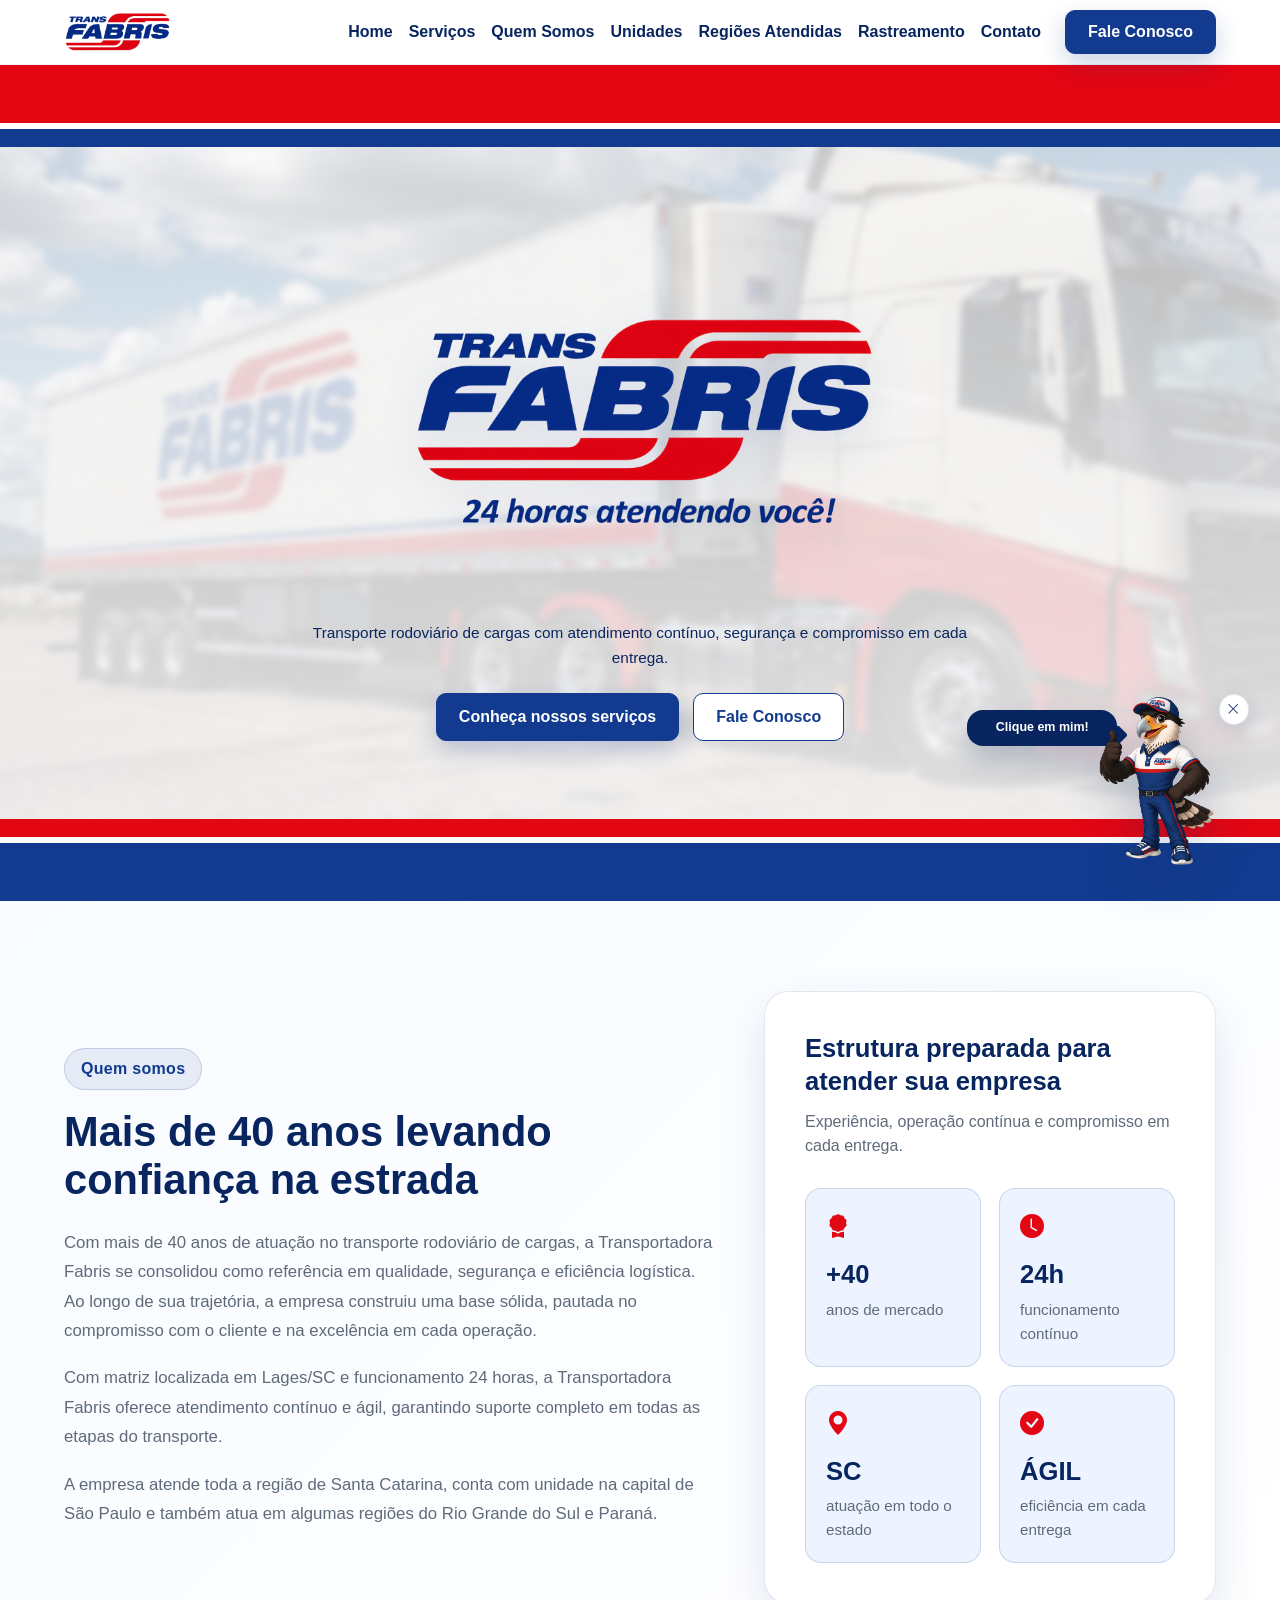
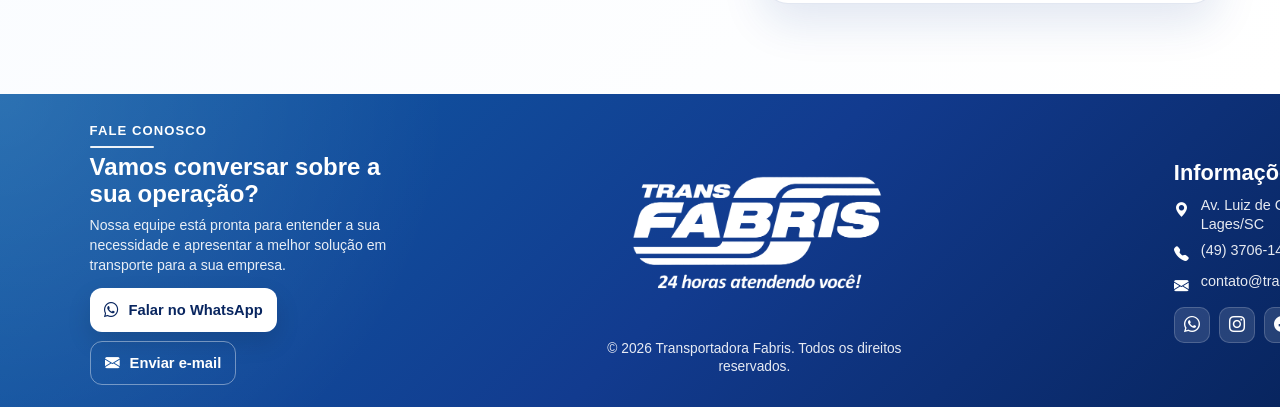
<file: index.html>
<!DOCTYPE html>
<html lang="pt-BR">

<head>
  <meta charset="UTF-8">
  <meta name="viewport" content="width=device-width, initial-scale=1.0">
  <title>Transportadora Fabris</title>

  <!-- Bootstrap -->
  <link href="https://cdn.jsdelivr.net/npm/bootstrap@5.3.3/dist/css/bootstrap.min.css" rel="stylesheet">

  <!-- Bootstrap Icons -->
  <link rel="stylesheet" href="https://cdn.jsdelivr.net/npm/bootstrap-icons@1.11.3/font/bootstrap-icons.min.css">

  <!-- CSS -->
  <link rel="stylesheet" href="css/style.css">
</head>

<body>

  <!-- ================= NAVBAR ================= -->
  <nav class="navbar navbar-expand-lg navbar-light navbar-oficial">
    <div class="container">

      <a class="navbar-brand" href="index.html#home" aria-label="Voltar para o início">
        <img src="assets/img/logo.png" alt="Logo Transfabris" class="logo-navbar">
      </a>

      <button
        class="navbar-toggler"
        type="button"
        data-bs-toggle="collapse"
        data-bs-target="#menu"
        aria-controls="menu"
        aria-expanded="false"
        aria-label="Abrir menu"
      >
        <span class="navbar-toggler-icon"></span>
      </button>

      <div class="collapse navbar-collapse" id="menu">
        <ul class="navbar-nav ms-auto align-items-lg-center">

          <li class="nav-item">
            <a class="nav-link" href="index.html#home">Home</a>
          </li>

          <li class="nav-item">
            <a class="nav-link" href="servicos.html">Serviços</a>
          </li>

          <li class="nav-item">
            <a class="nav-link" href="index.html#sobre">Quem Somos</a>
          </li>

          <li class="nav-item">
            <a class="nav-link" href="unidades.html">Unidades</a>
          </li>


          <li class="nav-item">
            <a class="nav-link" href="pracas.html">Regiões Atendidas</a>
          </li>


          <li class="nav-item">
            <a class="nav-link" href="https://ssw.inf.br/2/rastreamento">Rastreamento</a>
          </li>

          <li class="nav-item">
            <a class="nav-link" href="index.html#fale-conosco">Contato</a>
          </li>

          <li class="nav-item">
            <a class="btn botao-marca-primario ms-lg-3 mt-3 mt-lg-0" href="index.html#fale-conosco">
              Fale Conosco
            </a>
          </li>

        </ul>
      </div>

    </div>
  </nav>

  <!-- ================= HOME / CAPA OFICIAL ================= -->
  <section id="home" class="secao-capa-inicial">

    <!-- Faixa superior -->
    <div class="listra-marca listra-marca-topo">
      <div class="faixa-principal-marca faixa-vermelha-marca"></div>

      <div class="linhas-faixa-marca linhas-faixa-marca-topo">
        <span class="linha-branca"></span>
        <span class="linha-azul"></span>
      </div>
    </div>

    <div class="container">
      <div class="conteudo-capa-inicial">

        <img
          src="assets/img/logo-fabris.png"
          alt="Trans Fabris - 24 horas atendendo você"
          class="logo-capa-inicial"
        >

        <p class="subtitulo-capa-inicial">
          Transporte rodoviário de cargas com atendimento contínuo,
          segurança e compromisso em cada entrega.
        </p>

        <div class="acoes-capa-inicial">
          <a href="servicos.html" class="btn botao-marca-primario">Conheça nossos serviços</a>
          <a href="#fale-conosco" class="btn botao-marca-contorno">Fale Conosco</a>
        </div>

      </div>
    </div>

    <!-- Faixa inferior -->
    <div class="listra-marca listra-marca-rodape">
      <div class="linhas-faixa-marca linhas-faixa-marca-rodape">
        <span class="linha-vermelha-fina"></span>
        <span class="linha-branca"></span>
      </div>

      <div class="faixa-principal-marca faixa-azul-marca"></div>
    </div>

  </section>

  <!-- ================= SOBRE ================= -->
  <section id="sobre" class="secao-sobre secao-suave">
    <div class="container">

      <div class="row align-items-center g-5">

        <div class="col-lg-7">
          <span class="etiqueta-secao">Quem somos</span>

          <h2 class="titulo-secao mb-4">
            Mais de 40 anos levando confiança na estrada
          </h2>

          <p class="texto-sobre">
            Com mais de 40 anos de atuação no transporte rodoviário de cargas,
            a Transportadora Fabris se consolidou como referência em qualidade,
            segurança e eficiência logística. Ao longo de sua trajetória, a empresa
            construiu uma base sólida, pautada no compromisso com o cliente e na
            excelência em cada operação.
          </p>

          <p class="texto-sobre">
            Com matriz localizada em Lages/SC e funcionamento 24 horas,
            a Transportadora Fabris oferece atendimento contínuo e ágil,
            garantindo suporte completo em todas as etapas do transporte.
          </p>

          <p class="texto-sobre">
            A empresa atende toda a região de Santa Catarina, conta com unidade
            na capital de São Paulo e também atua em algumas regiões do Rio Grande do Sul e Paraná.
          </p>
        </div>

        <div class="col-lg-5">
          <div class="caixa-sobre">

            <h3>Estrutura preparada para atender sua empresa</h3>
            <p>
              Experiência, operação contínua e compromisso em cada entrega.
            </p>

            <div class="destaques-sobre">

              <div>
                <i class="bi bi-award-fill"></i>
                <strong>+40</strong>
                <span>anos de mercado</span>
              </div>

              <div>
                <i class="bi bi-clock-fill"></i>
                <strong>24h</strong>
                <span>funcionamento contínuo</span>
              </div>

              <div>
                <i class="bi bi-geo-alt-fill"></i>
                <strong>SC</strong>
                <span>atuação em todo o estado</span>
              </div>

              <div>
                <i class="bi bi-check-circle-fill"></i>
                <strong>ÁGIL</strong>
                <span>eficiência em cada entrega</span>
              </div>

            </div>

          </div>
        </div>

      </div>

    </div>
  </section>

  <!-- ================= FALE CONOSCO ================= -->
  <section id="fale-conosco" class="secao-rodape-contato">
    <div class="container">
      <div class="grade-rodape-contato">

        <div class="coluna-rodape-contato chamada-rodape-contato">
          <span class="destaque-rodape-contato">Fale Conosco</span>
          <h2>Vamos conversar sobre a sua operação?</h2>
          <p>
            Nossa equipe está pronta para entender a sua necessidade e apresentar
            a melhor solução em transporte para a sua empresa.
          </p>

          <div class="acoes-rodape-contato">
            <a
              href="https://api.whatsapp.com/send?phone=554937061400"
              target="_blank"
              rel="noopener"
              class="botao-contato-primario"
            >
              <i class="bi bi-whatsapp"></i>
              Falar no WhatsApp
            </a>

            <a
              href="mailto:contato@transfabris.com.br"
              class="botao-contato-secundario"
            >
              <i class="bi bi-envelope-fill"></i>
              Enviar e-mail
            </a>
          </div>
        </div>

        <div class="coluna-rodape-contato marca-rodape-contato">
          <img
            src="assets/img/logo-fabris.png"
            alt="Trans Fabris - 24 horas atendendo você"
            class="logo-rodape-contato"
          >
          <p class="texto-copy-rodape-contato">
            © 2026 Transportadora Fabris. Todos os direitos reservados.
          </p>
        </div>

        <div class="coluna-rodape-contato info-rodape-contato">
          <h3>Informações de contato</h3>

          <ul class="lista-rodape-contato">
            <li>
              <i class="bi bi-geo-alt-fill"></i>
              <span>Av. Luiz de Camões, 796 - Coral<br>Lages/SC</span>
            </li>
            <li>
              <i class="bi bi-telephone-fill"></i>
              <span>(49) 3706-1400</span>
            </li>
            <li>
              <i class="bi bi-envelope-fill"></i>
              <span>contato@transfabris.com.br</span>
            </li>
          </ul>

          <div class="social-rodape-contato">
            <a href="https://api.whatsapp.com/send?phone=554937061400" target="_blank" rel="noopener" aria-label="WhatsApp">
              <i class="bi bi-whatsapp"></i>
            </a>
            <a href="https://www.instagram.com/transportadorafabris/" target="_blank" rel="noopener" aria-label="Instagram">
              <i class="bi bi-instagram"></i>
            </a>
            <a href="https://www.facebook.com/transportadorafabris" target="_blank" rel="noopener" aria-label="Facebook">
              <i class="bi bi-facebook"></i>
            </a>
          </div>
        </div>

      </div>
    </div>
  </section>
  <!-- ================= MASCOTE FLUTUANTE ================= -->
  <div class="mascote-site" id="mascoteSite" aria-label="Mascote da Transportadora Fabris">
    <button
      class="botao-fechar-mascote"
      id="botaoFecharMascote"
      type="button"
      aria-label="Remover mascote da tela"
      title="Remover mascote"
    >
      <i class="bi bi-x-lg"></i>
    </button>

    <div class="balao-mascote">
      Clique em mim!
    </div>

    <button
      class="botao-abrir-mascote"
      id="botaoAbrirMascote"
      type="button"
      aria-label="Abrir opções do mascote"
      aria-expanded="false"
      aria-controls="painelMascote"
    >
      <img
        src="assets/img/mascote-assistente.png"
        alt="Mascote da Transportadora Fabris"
        class="imagem-mascote"
      >
    </button>

    <div class="painel-mascote" id="painelMascote" aria-hidden="true">
      <div class="cabecalho-painel-mascote">
        <div>
          <strong>Olá! Como posso ajudar?</strong>
          <span>Atalhos rápidos</span>
        </div>

        <button
          class="botao-fechar-painel-mascote"
          id="botaoFecharPainelMascote"
          type="button"
          aria-label="Fechar opções do mascote"
        >
          <i class="bi bi-x-lg"></i>
        </button>
      </div>

      <div class="corpo-painel-mascote">
        <p>
          Escolha uma opção para acessar mais rápido as informações da Transportadora Fabris.
        </p>

        <div class="acoes-painel-mascote">
          <a href="https://api.whatsapp.com/send?phone=554937061400" target="_blank" rel="noopener">
            <i class="bi bi-whatsapp"></i>
            Falar no WhatsApp
          </a>

          <a href="servicos.html">
            <i class="bi bi-grid"></i>
            Ver serviços
          </a>

          <a href="unidades.html">
            <i class="bi bi-geo-alt"></i>
            Ver unidades
          </a>

          <a href="pracas.html">
            <i class="bi bi-calendar-check"></i>
            Regiões atendidas
          </a>

          <a href="https://ssw.inf.br/2/rastreamento">
            <i class="bi bi-truck"></i>
            Rastreamento
          </a>

          <a href="index.html#fale-conosco">
            <i class="bi bi-headset"></i>
            Fale conosco
          </a>
        </div>
      </div>
    </div>
  </div>


  <button
    class="botao-reaparecer-mascote"
    id="botaoReaparecerMascote"
    type="button"
    aria-label="Mostrar mascote novamente"
    title="Mostrar mascote"
  >
    <img
      src="assets/img/botao-reaparecer-mascote.png"
      alt="Mostrar mascote"
      class="imagem-reaparecer-mascote"
    >
  </button>

  <!-- ================= JS ================= -->
  <script src="https://cdn.jsdelivr.net/npm/bootstrap@5.3.3/dist/js/bootstrap.bundle.min.js"></script>
  <script src="js/script.js"></script>

</body>
</html>
</file>
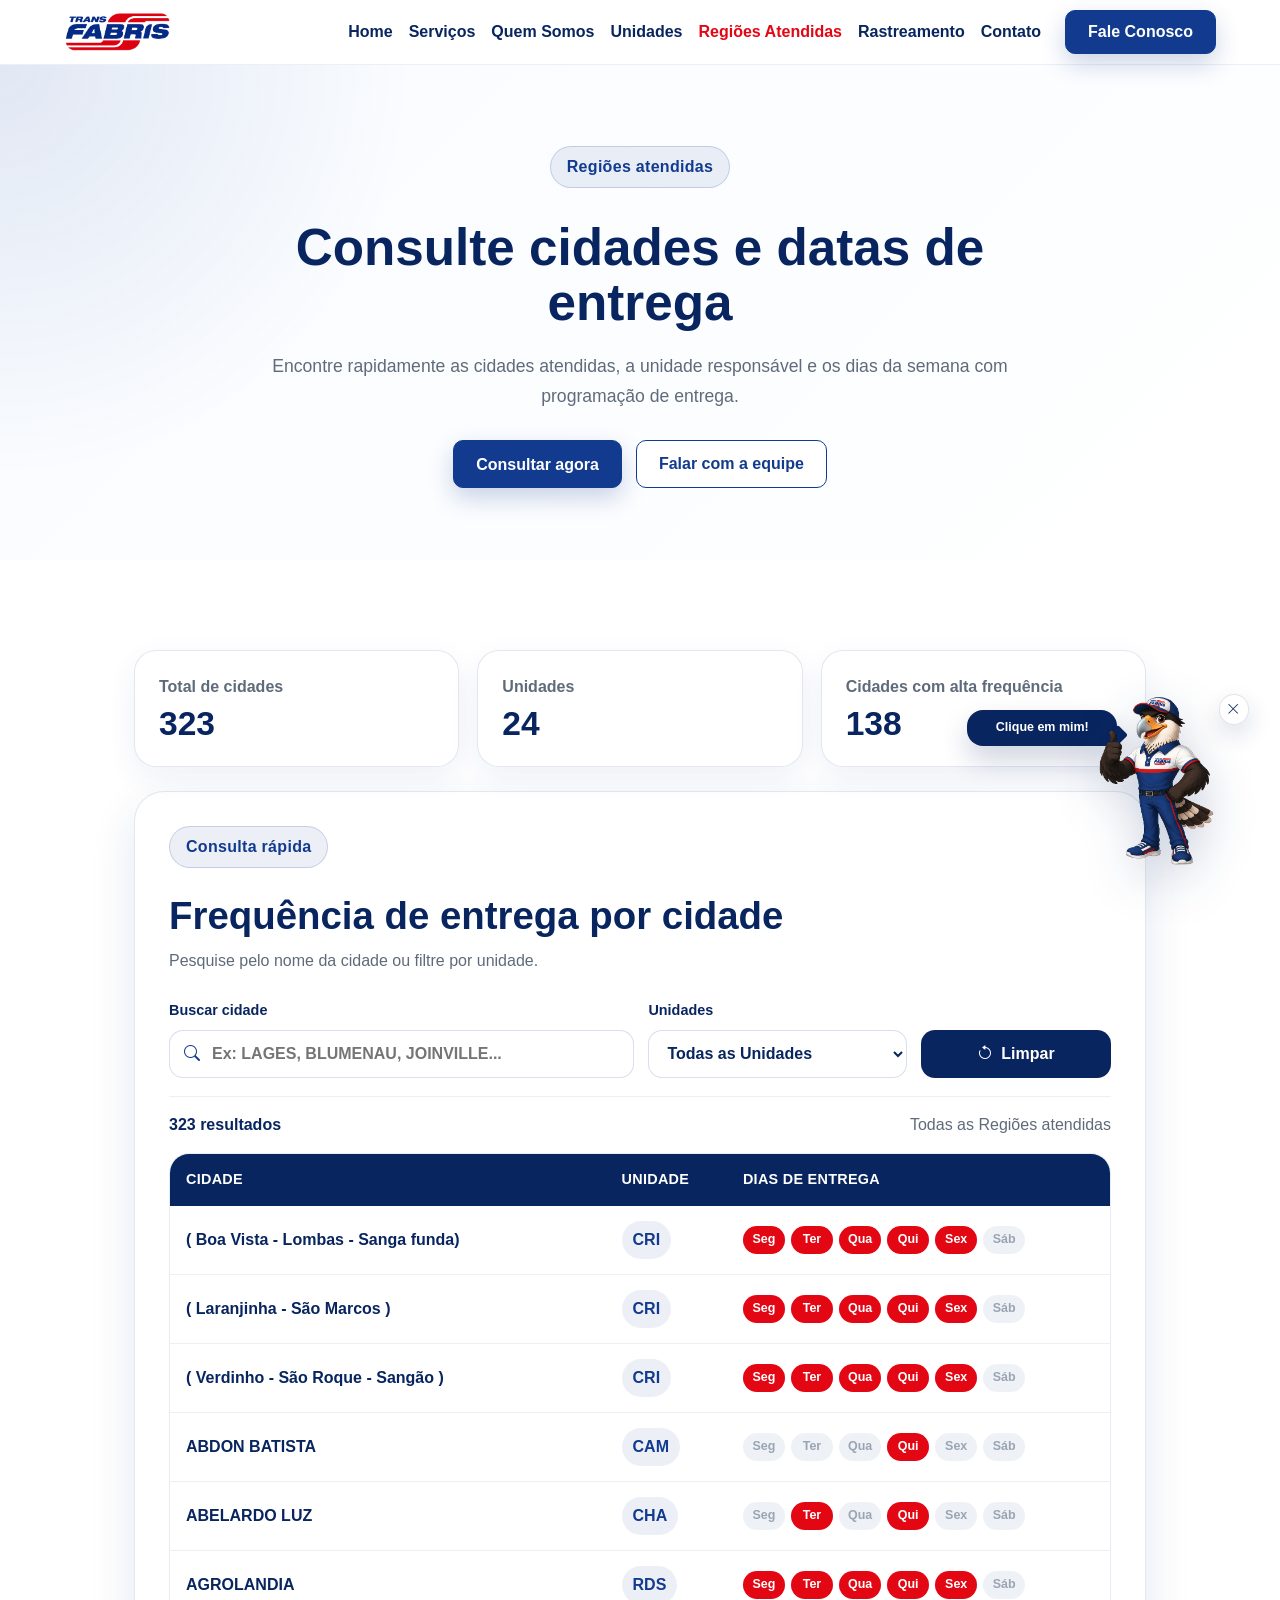
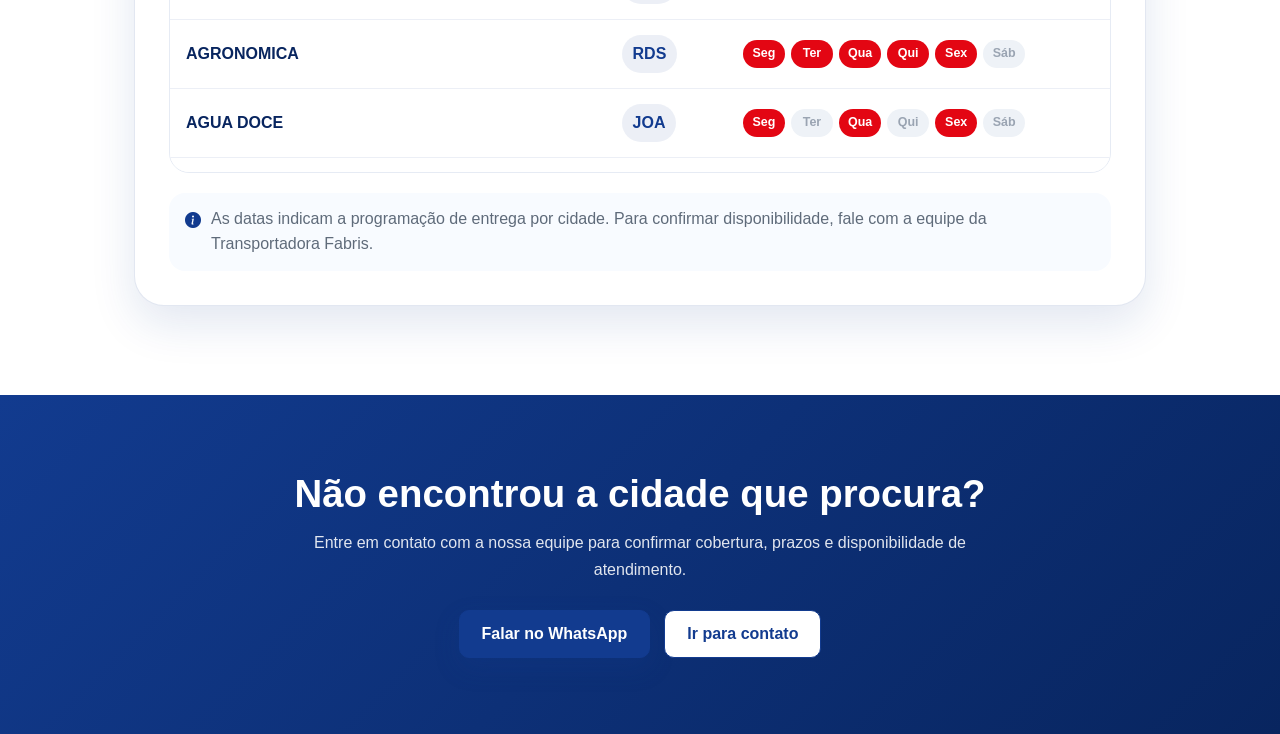
<file: pracas.html>
<!DOCTYPE html>
<html lang="pt-BR">

<head>
  <meta charset="UTF-8">
  <meta name="viewport" content="width=device-width, initial-scale=1.0">
  <title>Regiões atendidas e Frequência | Transportadora Fabris</title>

  <!-- Bootstrap -->
  <link href="https://cdn.jsdelivr.net/npm/bootstrap@5.3.3/dist/css/bootstrap.min.css" rel="stylesheet">

  <!-- Bootstrap Icons -->
  <link rel="stylesheet" href="https://cdn.jsdelivr.net/npm/bootstrap-icons@1.11.3/font/bootstrap-icons.min.css">

  <!-- CSS -->
  <link rel="stylesheet" href="css/style.css">
</head>

<body>

  <!-- ================= NAVBAR ================= -->
  <nav class="navbar navbar-expand-lg navbar-light navbar-oficial">
    <div class="container">

      <a class="navbar-brand" href="index.html#home" aria-label="Voltar para o início">
        <img src="assets/img/logo.png" alt="Logo Transfabris" class="logo-navbar">
      </a>

      <button
        class="navbar-toggler"
        type="button"
        data-bs-toggle="collapse"
        data-bs-target="#menu"
        aria-controls="menu"
        aria-expanded="false"
        aria-label="Abrir menu"
      >
        <span class="navbar-toggler-icon"></span>
      </button>

      <div class="collapse navbar-collapse" id="menu">
        <ul class="navbar-nav ms-auto align-items-lg-center">

          <li class="nav-item">
            <a class="nav-link" href="index.html#home">Home</a>
          </li>

          <li class="nav-item">
            <a class="nav-link" href="servicos.html">Serviços</a>
          </li>

          <li class="nav-item">
            <a class="nav-link" href="index.html#sobre">Quem Somos</a>
          </li>

          <li class="nav-item">
            <a class="nav-link" href="unidades.html">Unidades</a>
          </li>

          <li class="nav-item">
            <a class="nav-link active" href="pracas.html">Regiões Atendidas</a>
          </li>


          <li class="nav-item">
            <a class="nav-link" href="https://ssw.inf.br/2/rastreamento">Rastreamento</a>
          </li>

          <li class="nav-item">
            <a class="nav-link" href="index.html#fale-conosco">Contato</a>
          </li>

          <li class="nav-item">
            <a class="btn botao-marca-primario ms-lg-3 mt-3 mt-lg-0" href="index.html#fale-conosco">
              Fale Conosco
            </a>
          </li>

        </ul>
      </div>

    </div>
  </nav>

  <!-- ================= HERO REGIÕES ================= -->
  <section class="secao-hero-entrega">
    <div class="container">
      <div class="conteudo-hero-entrega text-center">
        <span class="etiqueta-secao">Regiões atendidas</span>

        <h1>Consulte cidades e datas de entrega</h1>

        <p>
          Encontre rapidamente as cidades atendidas, a unidade responsável e os dias da semana
          com programação de entrega.
        </p>

        <div class="acoes-hero-entrega">
          <a href="#consulta-pracas" class="btn botao-marca-primario">Consultar agora</a>
          <a href="index.html#fale-conosco" class="btn botao-marca-contorno">Falar com a equipe</a>
        </div>
      </div>
    </div>
  </section>

  <!-- ================= CONSULTA REGIÕES ================= -->
  <section id="consulta-pracas" class="secao-agenda-entrega">
    <div class="container">

      <div class="grade-resumo-entrega">
        <div class="card-resumo-entrega">
          <span>Total de cidades</span>
          <strong id="totalCidadesEntrega">323</strong>
        </div>

        <div class="card-resumo-entrega">
          <span>Unidades</span>
          <strong id="totalPracasEntrega">25</strong>
        </div>

        <div class="card-resumo-entrega">
          <span>Cidades com alta frequência</span>
          <strong id="cidadesAltaFrequenciaEntrega">0</strong>
        </div>
      </div>

      <div class="card-consulta-entrega">

        <div class="cabecalho-consulta-entrega">
          <div>
            <span class="etiqueta-secao">Consulta rápida</span>
            <h2>Frequência de entrega por cidade</h2>
            <p>
              Pesquise pelo nome da cidade ou filtre por unidade.
            </p>
          </div>
        </div>

        <div class="grade-filtros-entrega">

          <label class="campo-entrega">
            <span>Buscar cidade</span>
            <div class="input-icone-entrega">
              <i class="bi bi-search"></i>
              <input
                type="search"
                id="campoBuscaEntrega"
                placeholder="Ex: LAGES, BLUMENAU, JOINVILLE..."
                autocomplete="off"
              >
            </div>
          </label>

          <label class="campo-entrega">
            <span>Unidades</span>
            <select id="filtroPracaEntrega">
              <option value="">Todas as Unidades</option>
            </select>
          </label>

          <button class="botao-limpar-entrega" id="botaoLimparFiltrosEntrega" type="button">
            <i class="bi bi-arrow-counterclockwise"></i>
            Limpar
          </button>

        </div>

        <div class="barra-resultados-entrega">
          <strong id="contadorResultadosEntrega">0 resultados</strong>
          <span id="resumoPracaEntrega">Todas as Unidades</span>
        </div>

        <div class="area-tabela-entrega">
          <table class="tabela-entrega">
            <thead>
              <tr>
                <th>Cidade</th>
                <th>Unidade</th>
                <th>Dias de entrega</th>
              </tr>
            </thead>
            <tbody id="corpoTabelaEntrega"></tbody>
          </table>
        </div>

        <div class="cards-entrega" id="cardsEntrega"></div>

        <div class="estado-vazio-entrega d-none" id="estadoVazioEntrega">
          <i class="bi bi-search"></i>
          <strong>Nenhuma cidade encontrada</strong>
          <p>Revise o nome pesquisado ou limpe os filtros para visualizar todas as regiões atendidas.</p>
        </div>

        <div class="observacao-entrega">
          <i class="bi bi-info-circle-fill"></i>
          <span>
            As datas indicam a programação de entrega por cidade. Para confirmar disponibilidade,
            fale com a equipe da Transportadora Fabris.
          </span>
        </div>

      </div>

    </div>
  </section>

  <!-- ================= CTA REGIÕES ================= -->
  <section class="secao-cta-entrega">
    <div class="container text-center">
      <h2>Não encontrou a cidade que procura?</h2>
      <p>
        Entre em contato com a nossa equipe para confirmar cobertura, prazos e disponibilidade de atendimento.
      </p>

      <div class="acoes-hero-entrega">
        <a href="https://api.whatsapp.com/send?phone=554937061400" target="_blank" rel="noopener" class="btn botao-marca-primario">
          Falar no WhatsApp
        </a>
        <a href="index.html#fale-conosco" class="btn botao-marca-contorno">Ir para contato</a>
      </div>
    </div>
  </section>
  <!-- ================= MASCOTE FLUTUANTE ================= -->
  <div class="mascote-site" id="mascoteSite" aria-label="Mascote da Transportadora Fabris">
    <button
      class="botao-fechar-mascote"
      id="botaoFecharMascote"
      type="button"
      aria-label="Remover mascote da tela"
      title="Remover mascote"
    >
      <i class="bi bi-x-lg"></i>
    </button>

    <div class="balao-mascote">
      Clique em mim!
    </div>

    <button
      class="botao-abrir-mascote"
      id="botaoAbrirMascote"
      type="button"
      aria-label="Abrir opções do mascote"
      aria-expanded="false"
      aria-controls="painelMascote"
    >
      <img
        src="assets/img/mascote-assistente.png"
        alt="Mascote da Transportadora Fabris"
        class="imagem-mascote"
      >
    </button>

    <div class="painel-mascote" id="painelMascote" aria-hidden="true">
      <div class="cabecalho-painel-mascote">
        <div>
          <strong>Olá! Como posso ajudar?</strong>
          <span>Atalhos rápidos</span>
        </div>

        <button
          class="botao-fechar-painel-mascote"
          id="botaoFecharPainelMascote"
          type="button"
          aria-label="Fechar opções do mascote"
        >
          <i class="bi bi-x-lg"></i>
        </button>
      </div>

      <div class="corpo-painel-mascote">
        <p>
          Escolha uma opção para acessar mais rápido as informações da Transportadora Fabris.
        </p>

        <div class="acoes-painel-mascote">
          <a href="https://api.whatsapp.com/send?phone=554937061400" target="_blank" rel="noopener">
            <i class="bi bi-whatsapp"></i>
            Falar no WhatsApp
          </a>

          <a href="servicos.html">
            <i class="bi bi-grid"></i>
            Ver serviços
          </a>

          <a href="unidades.html">
            <i class="bi bi-geo-alt"></i>
            Ver unidades
          </a>

          <a href="pracas.html">
            <i class="bi bi-calendar-check"></i>
            Regiões atendidas
          </a>

          <a href="https://ssw.inf.br/2/rastreamento">
            <i class="bi bi-truck"></i>
            Rastreamento
          </a>

          <a href="index.html#fale-conosco">
            <i class="bi bi-headset"></i>
            Fale conosco
          </a>
        </div>
      </div>
    </div>
  </div>


  <button
    class="botao-reaparecer-mascote"
    id="botaoReaparecerMascote"
    type="button"
    aria-label="Mostrar mascote novamente"
    title="Mostrar mascote"
  >
    <img
      src="assets/img/botao-reaparecer-mascote.png"
      alt="Mostrar mascote"
      class="imagem-reaparecer-mascote"
    >
  </button>

  <!-- ================= JS ================= -->
  <script src="https://cdn.jsdelivr.net/npm/bootstrap@5.3.3/dist/js/bootstrap.bundle.min.js"></script>
  <script src="js/script.js"></script>
  <script src="js/pracas-data.js"></script>
  <script src="js/pracas.js"></script>

</body>
</html>
</file>
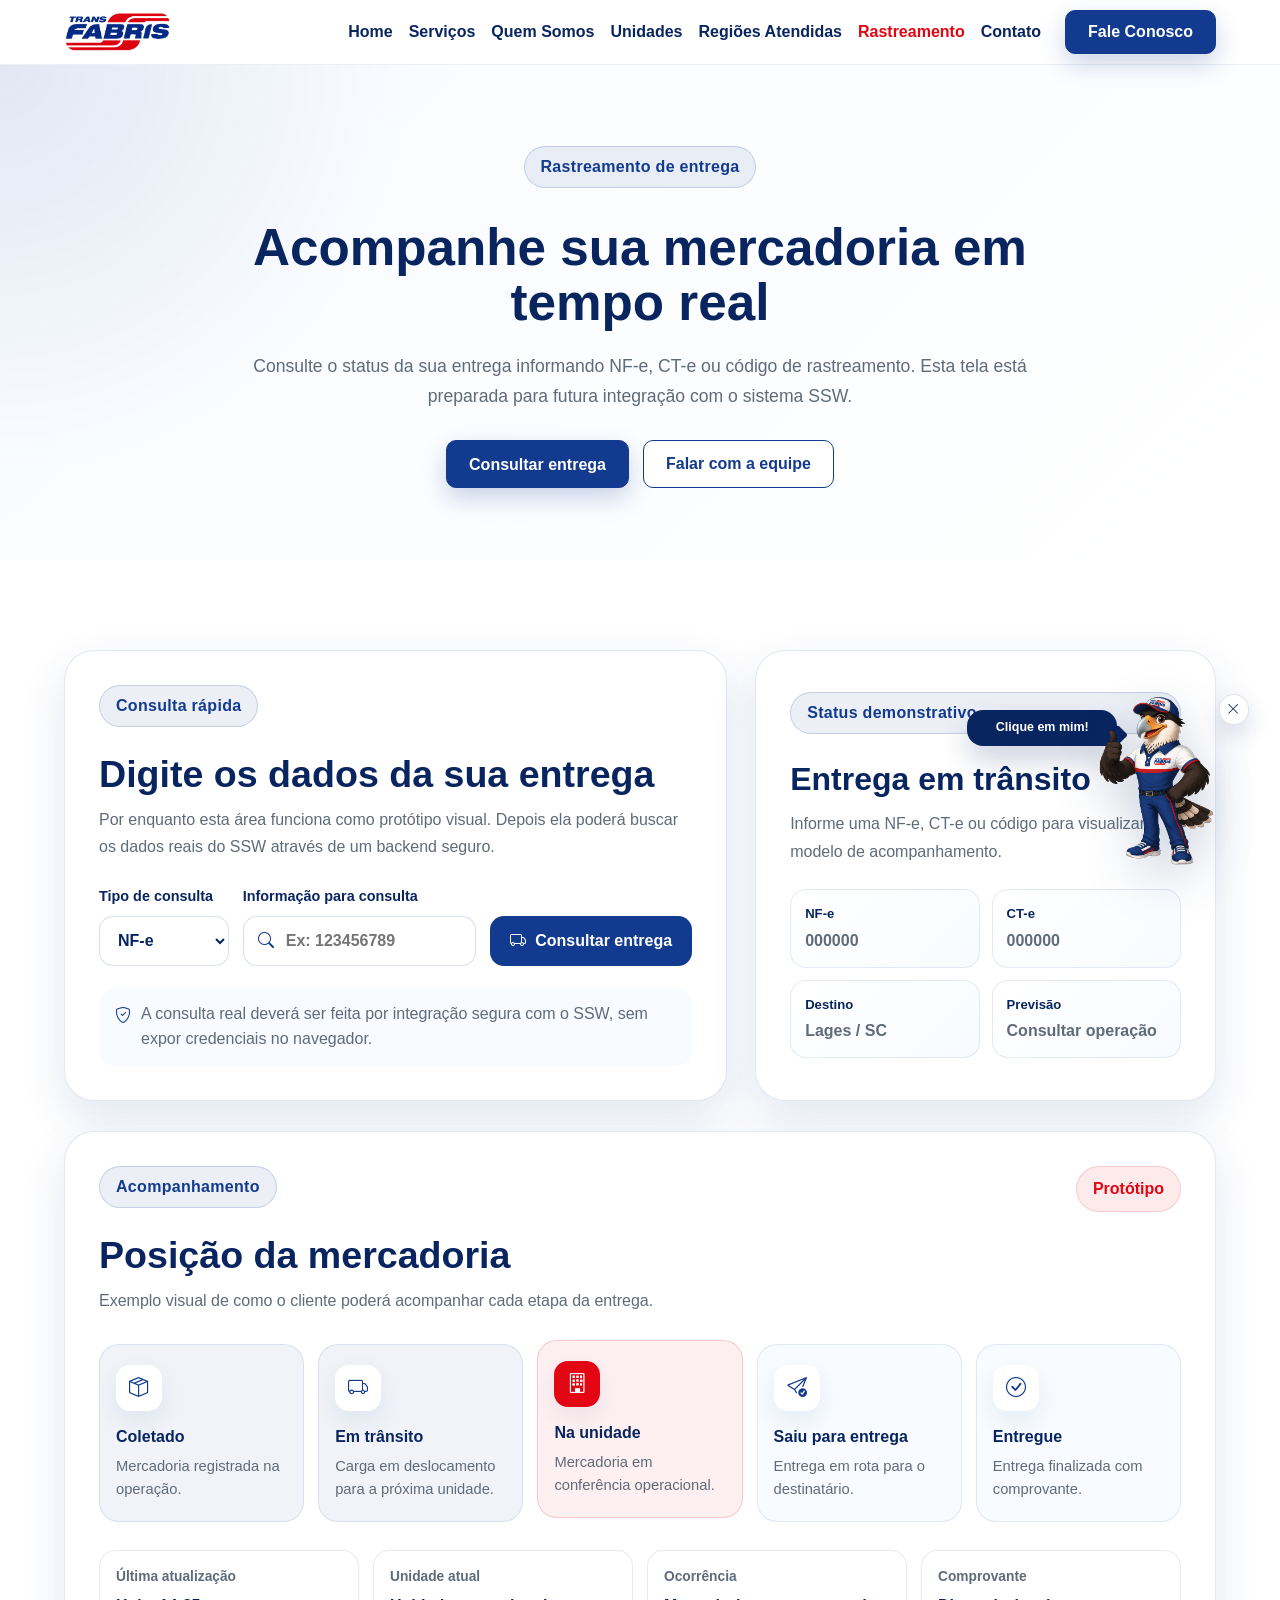
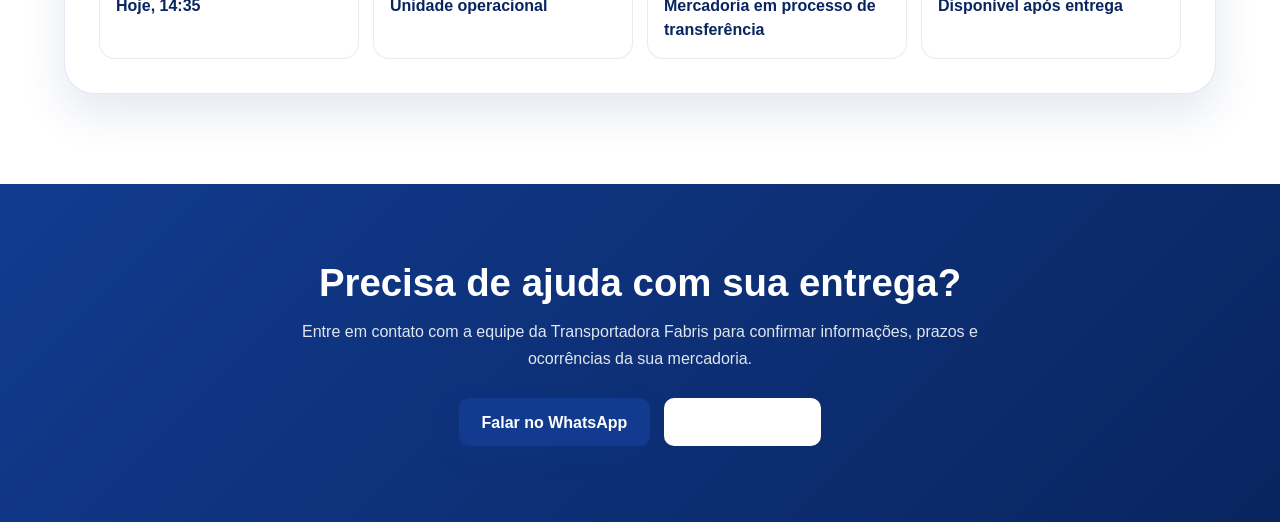
<file: rastreamento.html>
<!DOCTYPE html>
<html lang="pt-BR">

<head>
  <meta charset="UTF-8">
  <meta name="viewport" content="width=device-width, initial-scale=1.0">
  <title>Rastreamento de Entrega | Transportadora Fabris</title>

  <!-- Bootstrap -->
  <link href="https://cdn.jsdelivr.net/npm/bootstrap@5.3.3/dist/css/bootstrap.min.css" rel="stylesheet">

  <!-- Bootstrap Icons -->
  <link rel="stylesheet" href="https://cdn.jsdelivr.net/npm/bootstrap-icons@1.11.3/font/bootstrap-icons.min.css">

  <!-- CSS -->
  <link rel="stylesheet" href="css/style.css">
</head>

<body>

  <!-- ================= NAVBAR ================= -->
  <nav class="navbar navbar-expand-lg navbar-light navbar-oficial">
    <div class="container">

      <a class="navbar-brand" href="index.html#home" aria-label="Voltar para o início">
        <img src="assets/img/logo.png" alt="Logo Transfabris" class="logo-navbar">
      </a>

      <button
        class="navbar-toggler"
        type="button"
        data-bs-toggle="collapse"
        data-bs-target="#menu"
        aria-controls="menu"
        aria-expanded="false"
        aria-label="Abrir menu"
      >
        <span class="navbar-toggler-icon"></span>
      </button>

      <div class="collapse navbar-collapse" id="menu">
        <ul class="navbar-nav ms-auto align-items-lg-center">

          <li class="nav-item">
            <a class="nav-link" href="index.html#home">Home</a>
          </li>

          <li class="nav-item">
            <a class="nav-link" href="servicos.html">Serviços</a>
          </li>

          <li class="nav-item">
            <a class="nav-link" href="index.html#sobre">Quem Somos</a>
          </li>

          <li class="nav-item">
            <a class="nav-link" href="unidades.html">Unidades</a>
          </li>

          <li class="nav-item">
            <a class="nav-link" href="pracas.html">Regiões Atendidas</a>
          </li>

          <li class="nav-item">
            <a class="nav-link active" href="https://ssw.inf.br/2/rastreamento">Rastreamento</a>
          </li>

          <li class="nav-item">
            <a class="nav-link" href="index.html#fale-conosco">Contato</a>
          </li>

          <li class="nav-item">
            <a class="btn botao-marca-primario ms-lg-3 mt-3 mt-lg-0" href="index.html#fale-conosco">
              Fale Conosco
            </a>
          </li>

        </ul>
      </div>

    </div>
  </nav>

  <!-- ================= HERO RASTREAMENTO ================= -->
  <section class="secao-hero-rastreamento">
    <div class="container">
      <div class="conteudo-hero-rastreamento text-center revelar">
        <span class="etiqueta-secao">Rastreamento de entrega</span>

        <h1>Acompanhe sua mercadoria em tempo real</h1>

        <p>
          Consulte o status da sua entrega informando NF-e, CT-e ou código de rastreamento.
          Esta tela está preparada para futura integração com o sistema SSW.
        </p>

        <div class="acoes-hero-rastreamento">
          <a href="#consulta-rastreamento" class="btn botao-marca-primario">Consultar entrega</a>
          <a href="index.html#fale-conosco" class="btn botao-marca-contorno">Falar com a equipe</a>
        </div>
      </div>
    </div>
  </section>

  <!-- ================= CONSULTA RASTREAMENTO ================= -->
  <section id="consulta-rastreamento" class="secao-consulta-rastreamento">
    <div class="container">

      <div class="layout-rastreamento">

        <div class="card-consulta-rastreamento revelar">
          <div class="cabecalho-consulta-rastreamento">
            <span class="etiqueta-secao">Consulta rápida</span>
            <h2>Digite os dados da sua entrega</h2>
            <p>
              Por enquanto esta área funciona como protótipo visual. Depois ela poderá buscar
              os dados reais do SSW através de um backend seguro.
            </p>
          </div>

          <form class="formulario-rastreamento" id="formularioRastreamento">
            <label class="campo-rastreamento">
              <span>Tipo de consulta</span>
              <select id="tipoConsultaRastreamento">
                <option value="nfe">NF-e</option>
                <option value="cte">CT-e</option>
                <option value="documento">CPF / CNPJ</option>
              </select>
            </label>

            <label class="campo-rastreamento campo-rastreamento-principal">
              <span>Informação para consulta</span>
              <div class="input-icone-rastreamento">
                <i class="bi bi-search"></i>
                <input
                  type="text"
                  id="campoCodigoRastreamento"
                  placeholder="Ex: 123456789"
                  autocomplete="off"
                >
              </div>
            </label>

            <button class="botao-consultar-rastreamento" type="submit">
              <i class="bi bi-truck"></i>
              Consultar entrega
            </button>
          </form>

          <div class="aviso-integracao-rastreamento">
            <i class="bi bi-shield-check"></i>
            <span>
              A consulta real deverá ser feita por integração segura com o SSW, sem expor
              credenciais no navegador.
            </span>
          </div>
        </div>

        <aside class="card-resumo-rastreamento revelar">
          <span class="etiqueta-secao">Status demonstrativo</span>

          <h3 id="tituloStatusRastreamento">Entrega em trânsito</h3>

          <p id="descricaoStatusRastreamento">
            Informe uma NF-e, CT-e ou código para visualizar o modelo de acompanhamento.
          </p>

          <div class="resumo-status-rastreamento">
            <div>
              <strong>NF-e</strong>
              <span id="resumoNfeRastreamento">000000</span>
            </div>

            <div>
              <strong>CT-e</strong>
              <span id="resumoCteRastreamento">000000</span>
            </div>

            <div>
              <strong>Destino</strong>
              <span id="resumoDestinoRastreamento">Lages / SC</span>
            </div>

            <div>
              <strong>Previsão</strong>
              <span id="resumoPrevisaoRastreamento">Consultar operação</span>
            </div>
          </div>
        </aside>

      </div>

      <div class="painel-resultado-rastreamento revelar" id="painelResultadoRastreamento">

        <div class="cabecalho-resultado-rastreamento">
          <div>
            <span class="etiqueta-secao">Acompanhamento</span>
            <h2>Posição da mercadoria</h2>
            <p id="textoResultadoRastreamento">
              Exemplo visual de como o cliente poderá acompanhar cada etapa da entrega.
            </p>
          </div>

          <span class="selo-status-rastreamento" id="seloStatusRastreamento">
            Protótipo
          </span>
        </div>

        <div class="linha-tempo-rastreamento">

          <div class="etapa-rastreamento concluida">
            <span class="icone-etapa-rastreamento">
              <i class="bi bi-box-seam"></i>
            </span>
            <div>
              <strong>Coletado</strong>
              <p>Mercadoria registrada na operação.</p>
            </div>
          </div>

          <div class="etapa-rastreamento concluida">
            <span class="icone-etapa-rastreamento">
              <i class="bi bi-truck"></i>
            </span>
            <div>
              <strong>Em trânsito</strong>
              <p>Carga em deslocamento para a próxima unidade.</p>
            </div>
          </div>

          <div class="etapa-rastreamento ativa">
            <span class="icone-etapa-rastreamento">
              <i class="bi bi-building"></i>
            </span>
            <div>
              <strong>Na unidade</strong>
              <p>Mercadoria em conferência operacional.</p>
            </div>
          </div>

          <div class="etapa-rastreamento">
            <span class="icone-etapa-rastreamento">
              <i class="bi bi-send-check"></i>
            </span>
            <div>
              <strong>Saiu para entrega</strong>
              <p>Entrega em rota para o destinatário.</p>
            </div>
          </div>

          <div class="etapa-rastreamento">
            <span class="icone-etapa-rastreamento">
              <i class="bi bi-check-circle"></i>
            </span>
            <div>
              <strong>Entregue</strong>
              <p>Entrega finalizada com comprovante.</p>
            </div>
          </div>

        </div>

        <div class="grade-dados-rastreamento">
          <div>
            <span>Última atualização</span>
            <strong id="ultimaAtualizacaoRastreamento">Hoje, 14:35</strong>
          </div>

          <div>
            <span>Unidade atual</span>
            <strong id="unidadeAtualRastreamento">Unidade operacional</strong>
          </div>

          <div>
            <span>Ocorrência</span>
            <strong id="ocorrenciaRastreamento">Mercadoria em processo de transferência</strong>
          </div>

          <div>
            <span>Comprovante</span>
            <strong id="comprovanteRastreamento">Disponível após entrega</strong>
          </div>
        </div>

      </div>

    </div>
  </section>

  <!-- ================= CTA RASTREAMENTO ================= -->
  <section class="secao-cta-rastreamento">
    <div class="container text-center">
      <h2>Precisa de ajuda com sua entrega?</h2>
      <p>
        Entre em contato com a equipe da Transportadora Fabris para confirmar informações,
        prazos e ocorrências da sua mercadoria.
      </p>

      <div class="acoes-hero-rastreamento">
        <a href="https://api.whatsapp.com/send?phone=554937061400" target="_blank" rel="noopener" class="btn botao-marca-primario">
          Falar no WhatsApp
        </a>
        <a href="index.html#fale-conosco" class="btn botao-marca-contorno">Ir para contato</a>
      </div>
    </div>
  </section>
  <!-- ================= MASCOTE FLUTUANTE ================= -->
  <div class="mascote-site" id="mascoteSite" aria-label="Mascote da Transportadora Fabris">
    <button
      class="botao-fechar-mascote"
      id="botaoFecharMascote"
      type="button"
      aria-label="Remover mascote da tela"
      title="Remover mascote"
    >
      <i class="bi bi-x-lg"></i>
    </button>

    <div class="balao-mascote">
      Clique em mim!
    </div>

    <button
      class="botao-abrir-mascote"
      id="botaoAbrirMascote"
      type="button"
      aria-label="Abrir opções do mascote"
      aria-expanded="false"
      aria-controls="painelMascote"
    >
      <img
        src="assets/img/mascote-assistente.png"
        alt="Mascote da Transportadora Fabris"
        class="imagem-mascote"
      >
    </button>

    <div class="painel-mascote" id="painelMascote" aria-hidden="true">
      <div class="cabecalho-painel-mascote">
        <div>
          <strong>Olá! Como posso ajudar?</strong>
          <span>Atalhos rápidos</span>
        </div>

        <button
          class="botao-fechar-painel-mascote"
          id="botaoFecharPainelMascote"
          type="button"
          aria-label="Fechar opções do mascote"
        >
          <i class="bi bi-x-lg"></i>
        </button>
      </div>

      <div class="corpo-painel-mascote">
        <p>
          Escolha uma opção para acessar mais rápido as informações da Transportadora Fabris.
        </p>

        <div class="acoes-painel-mascote">
          <a href="https://api.whatsapp.com/send?phone=554937061400" target="_blank" rel="noopener">
            <i class="bi bi-whatsapp"></i>
            Falar no WhatsApp
          </a>

          <a href="servicos.html">
            <i class="bi bi-grid"></i>
            Ver serviços
          </a>

          <a href="unidades.html">
            <i class="bi bi-geo-alt"></i>
            Ver unidades
          </a>

          <a href="pracas.html">
            <i class="bi bi-calendar-check"></i>
            Regiões atendidas
          </a>

          <a href="https://ssw.inf.br/2/rastreamento">
            <i class="bi bi-truck"></i>
            Rastreamento
          </a>

          <a href="index.html#fale-conosco">
            <i class="bi bi-headset"></i>
            Fale conosco
          </a>
        </div>
      </div>
    </div>
  </div>


  <button
    class="botao-reaparecer-mascote"
    id="botaoReaparecerMascote"
    type="button"
    aria-label="Mostrar mascote novamente"
    title="Mostrar mascote"
  >
    <img
      src="assets/img/botao-reaparecer-mascote.png"
      alt="Mostrar mascote"
      class="imagem-reaparecer-mascote"
    >
  </button>

  <!-- ================= JS ================= -->
  <script src="https://cdn.jsdelivr.net/npm/bootstrap@5.3.3/dist/js/bootstrap.bundle.min.js"></script>
  <script src="js/script.js"></script>
  <script src="js/rastreamento.js"></script>

</body>
</html>
</file>
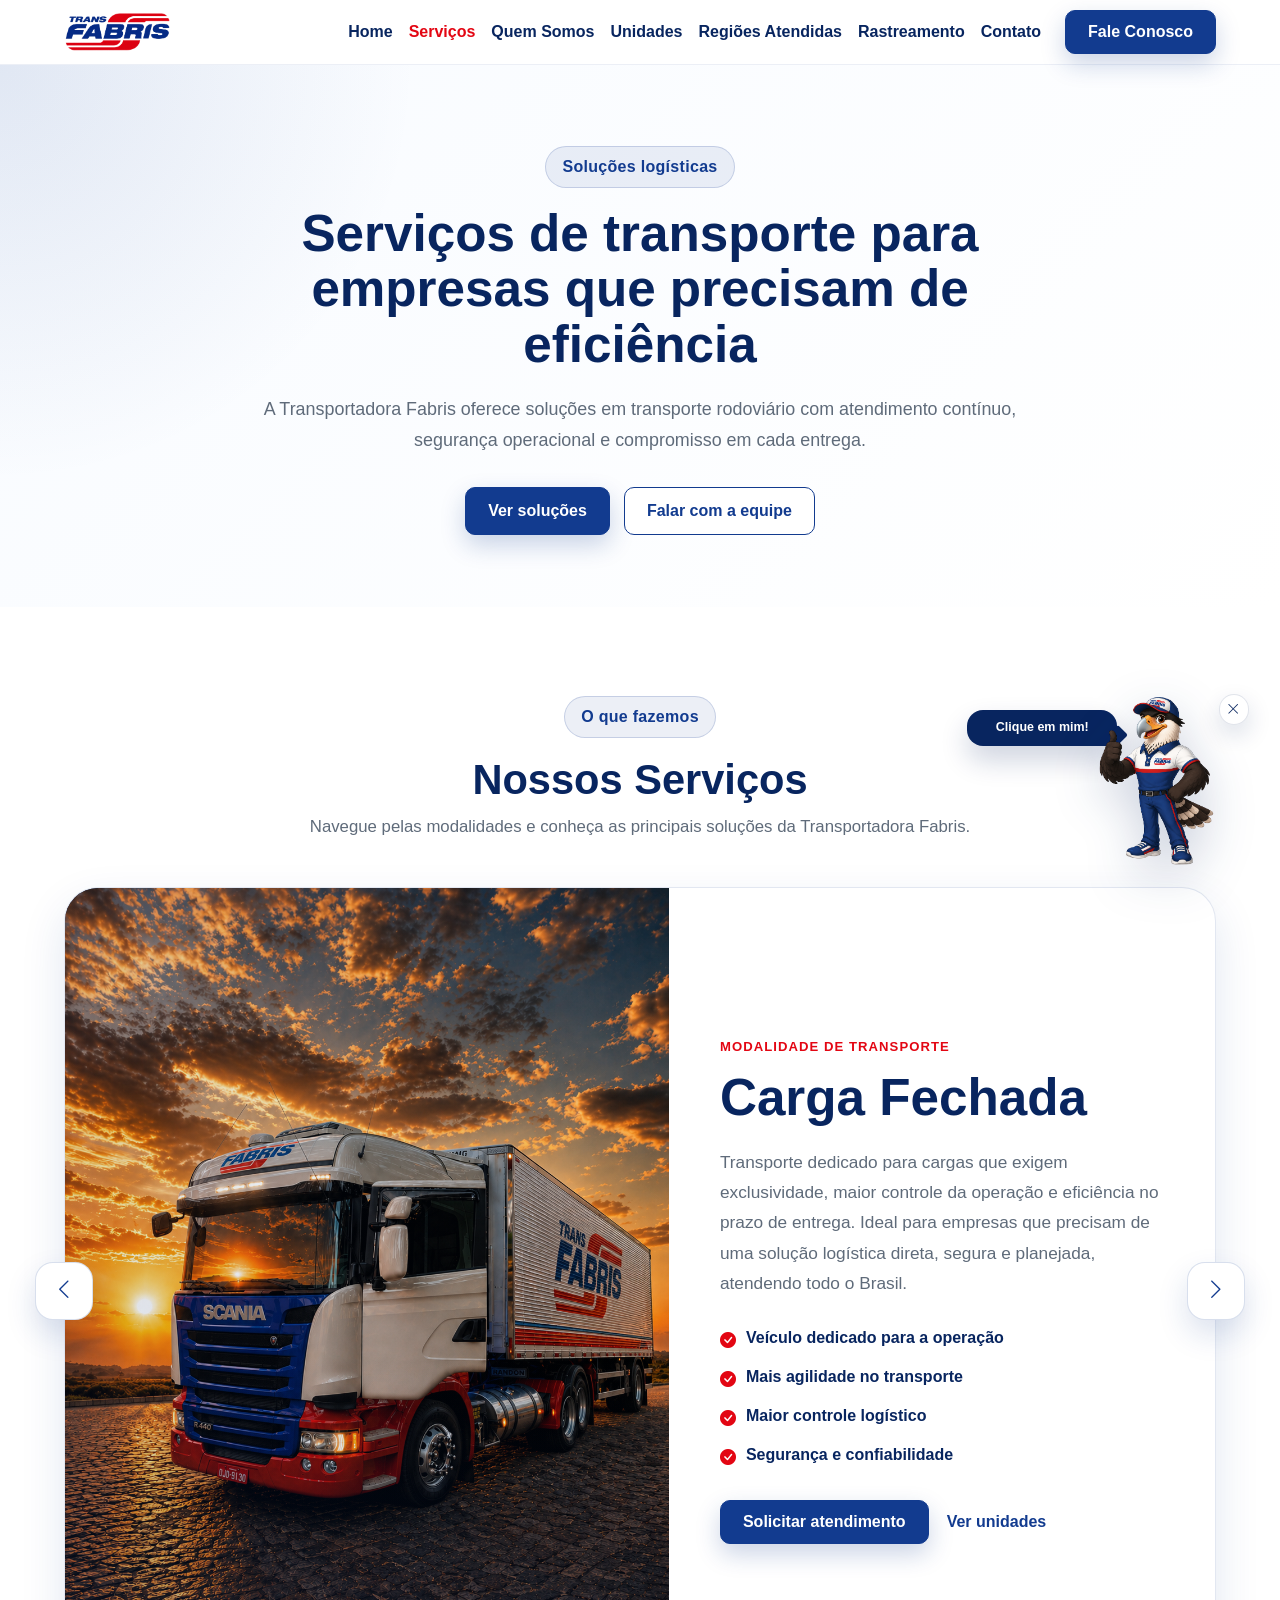
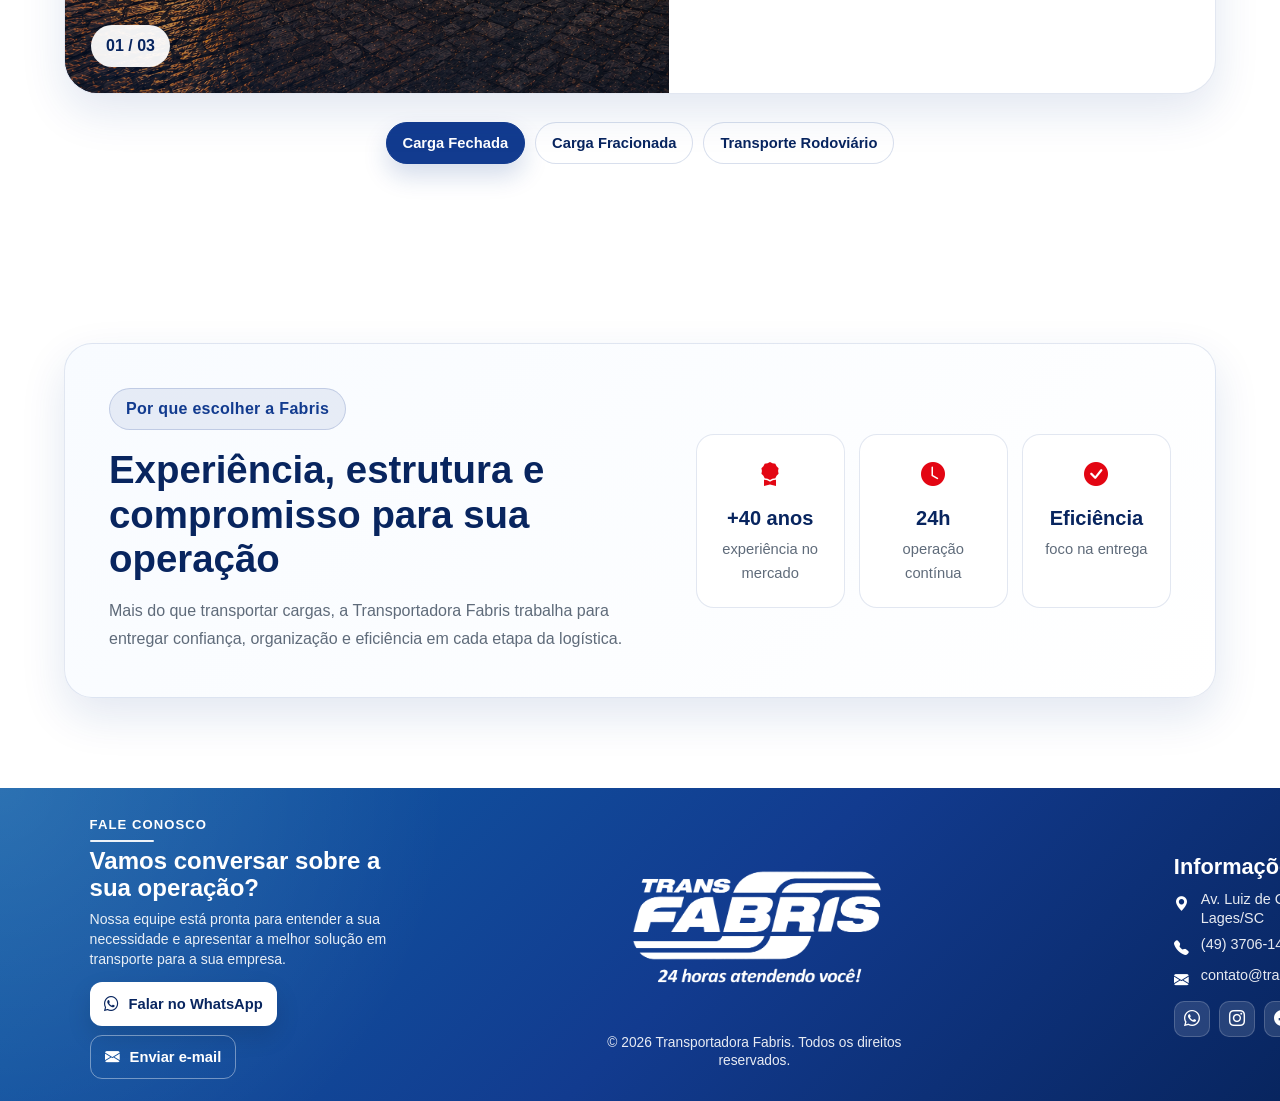
<file: servicos.html>
<!DOCTYPE html>
<html lang="pt-BR">

<head>
  <meta charset="UTF-8">
  <meta name="viewport" content="width=device-width, initial-scale=1.0">
  <title>Serviços | Transportadora Fabris</title>

  <!-- Bootstrap -->
  <link href="https://cdn.jsdelivr.net/npm/bootstrap@5.3.3/dist/css/bootstrap.min.css" rel="stylesheet">

  <!-- Bootstrap Icons -->
  <link rel="stylesheet" href="https://cdn.jsdelivr.net/npm/bootstrap-icons@1.11.3/font/bootstrap-icons.min.css">

  <!-- CSS -->
  <link rel="stylesheet" href="css/style.css">
</head>

<body>

  <!-- ================= NAVBAR ================= -->
  <nav class="navbar navbar-expand-lg navbar-light navbar-oficial">
    <div class="container">

      <a class="navbar-brand" href="index.html#home" aria-label="Voltar para o início">
        <img src="assets/img/logo.png" alt="Logo Transfabris" class="logo-navbar">
      </a>

      <button
        class="navbar-toggler"
        type="button"
        data-bs-toggle="collapse"
        data-bs-target="#menu"
        aria-controls="menu"
        aria-expanded="false"
        aria-label="Abrir menu"
      >
        <span class="navbar-toggler-icon"></span>
      </button>

      <div class="collapse navbar-collapse" id="menu">
        <ul class="navbar-nav ms-auto align-items-lg-center">

          <li class="nav-item">
            <a class="nav-link" href="index.html#home">Home</a>
          </li>

          <li class="nav-item">
            <a class="nav-link active" href="servicos.html">Serviços</a>
          </li>

          <li class="nav-item">
            <a class="nav-link" href="index.html#sobre">Quem Somos</a>
          </li>

          <li class="nav-item">
            <a class="nav-link" href="unidades.html">Unidades</a>
          </li>


          <li class="nav-item">
            <a class="nav-link" href="pracas.html">Regiões Atendidas</a>
          </li>


          <li class="nav-item">
            <a class="nav-link" href="https://ssw.inf.br/2/rastreamento">Rastreamento</a>
          </li>

          <li class="nav-item">
            <a class="nav-link" href="index.html#fale-conosco">Contato</a>
          </li>

          <li class="nav-item">
            <a class="btn botao-marca-primario ms-lg-3 mt-3 mt-lg-0" href="index.html#fale-conosco">
              Fale Conosco
            </a>
          </li>

        </ul>
      </div>

    </div>
  </nav>

  <!-- ================= HERO SERVIÇOS ================= -->
  <section class="hero-pagina-servicos">
    <div class="container">
      <div class="conteudo-hero-servicos text-center">
        <span class="etiqueta-secao">Soluções logísticas</span>

        <h1>Serviços de transporte para empresas que precisam de eficiência</h1>

        <p>
          A Transportadora Fabris oferece soluções em transporte rodoviário com
          atendimento contínuo, segurança operacional e compromisso em cada entrega.
        </p>

        <div class="acoes-pagina-servicos">
          <a href="#servicos-detalhes" class="btn botao-marca-primario">Ver soluções</a>
          <a href="index.html#fale-conosco" class="btn botao-marca-contorno">Falar com a equipe</a>
        </div>
      </div>
    </div>
  </section>

  <!-- ================= SERVIÇOS EM DESTAQUE ================= -->
  <section id="servicos-detalhes" class="secao-destaque-servicos">
    <div class="container">

      <div class="text-center mb-5">
        <span class="etiqueta-secao">O que fazemos</span>
        <h2 class="titulo-secao">Nossos Serviços</h2>
        <p class="subtitulo-secao">
          Navegue pelas modalidades e conheça as principais soluções da Transportadora Fabris.
        </p>
      </div>

      <div class="destaque-servico">

        <button class="seta-slider-servico seta-slider-servico-esquerda" id="servicoAnterior" type="button" aria-label="Serviço anterior">
          <i class="bi bi-chevron-left"></i>
        </button>

        <div class="card-destaque-servico">

          <div class="area-imagem-destaque-servico">
            <img
              src="assets/img/caminhao-fundo.jpeg"
              alt="Caminhão da Transportadora Fabris"
              class="imagem-destaque-servico"
              id="imagemServico"
            >

            <div class="sobreposicao-imagem-destaque-servico">
              <span id="contadorServico">01 / 03</span>
            </div>
          </div>

          <div class="conteudo-destaque-servico">
            <span class="chamada-destaque-servico" id="chamadaServico">Modalidade de transporte</span>

            <h3 id="tituloServico">Carga Fechada</h3>

            <p id="descricaoServico">
              Transporte dedicado para cargas que exigem exclusividade, maior controle da operação
              e eficiência no prazo de entrega atendendo todo o Brasil.
            </p>

            <div class="beneficios-destaque-servico" id="beneficiosServico">
              <div>
                <i class="bi bi-check-circle-fill"></i>
                <span>Veículo dedicado para a operação</span>
              </div>
              <div>
                <i class="bi bi-check-circle-fill"></i>
                <span>Mais agilidade no transporte</span>
              </div>
              <div>
                <i class="bi bi-check-circle-fill"></i>
                <span>Maior controle logístico</span>
              </div>
            </div>

            <div class="acoes-destaque-servico">
              <a href="index.html#fale-conosco" class="btn botao-marca-primario">Solicitar atendimento</a>
              <a href="unidades.html" class="link-destaque-servico">Ver unidades</a>
            </div>
          </div>

        </div>

        <button class="seta-slider-servico seta-slider-servico-direita" id="proximoServico" type="button" aria-label="Próximo serviço">
          <i class="bi bi-chevron-right"></i>
        </button>

      </div>

      <div class="abas-slider-servico" id="abasServico" aria-label="Selecionar serviço">
        <button class="active" type="button" data-servico="0">Carga Fechada</button>
        <button type="button" data-servico="1">Carga Fracionada</button>
        <button type="button" data-servico="2">Transporte Rodoviário</button>
      </div>

    </div>
  </section>


  <!-- ================= DIFERENCIAIS ================= -->
  <section class="secao-beneficios-servicos">
    <div class="container">

      <div class="caixa-beneficios-servicos">
        <div>
          <span class="etiqueta-secao">Por que escolher a Fabris</span>

          <h2>Experiência, estrutura e compromisso para sua operação</h2>

          <p>
            Mais do que transportar cargas, a Transportadora Fabris trabalha para
            entregar confiança, organização e eficiência em cada etapa da logística.
          </p>
        </div>

        <div class="lista-beneficios-servicos">
          <div>
            <i class="bi bi-award-fill"></i>
            <strong>+40 anos</strong>
            <span>experiência no mercado</span>
          </div>

          <div>
            <i class="bi bi-clock-fill"></i>
            <strong>24h</strong>
            <span>operação contínua</span>
          </div>

          <div>
            <i class="bi bi-check-circle-fill"></i>
            <strong>Eficiência</strong>
            <span>foco na entrega</span>
          </div>
        </div>
      </div>

    </div>
  </section>

  <!-- ================= FALE CONOSCO ================= -->
  <section id="fale-conosco" class="secao-rodape-contato">
    <div class="container">
      <div class="grade-rodape-contato">

        <div class="coluna-rodape-contato chamada-rodape-contato">
          <span class="destaque-rodape-contato">Fale Conosco</span>
          <h2>Vamos conversar sobre a sua operação?</h2>
          <p>
            Nossa equipe está pronta para entender a sua necessidade e apresentar
            a melhor solução em transporte para a sua empresa.
          </p>

          <div class="acoes-rodape-contato">
            <a
              href="https://api.whatsapp.com/send?phone=554937061400"
              target="_blank"
              rel="noopener"
              class="botao-contato-primario"
            >
              <i class="bi bi-whatsapp"></i>
              Falar no WhatsApp
            </a>

            <a
              href="mailto:contato@transfabris.com.br"
              class="botao-contato-secundario"
            >
              <i class="bi bi-envelope-fill"></i>
              Enviar e-mail
            </a>
          </div>
        </div>

        <div class="coluna-rodape-contato marca-rodape-contato">
          <img
            src="assets/img/logo-fabris.png"
            alt="Trans Fabris - 24 horas atendendo você"
            class="logo-rodape-contato"
          >
          <p class="texto-copy-rodape-contato">
            © 2026 Transportadora Fabris. Todos os direitos reservados.
          </p>
        </div>

        <div class="coluna-rodape-contato info-rodape-contato">
          <h3>Informações de contato</h3>

          <ul class="lista-rodape-contato">
            <li>
              <i class="bi bi-geo-alt-fill"></i>
              <span>Av. Luiz de Camões, 796 - Coral<br>Lages/SC</span>
            </li>
            <li>
              <i class="bi bi-telephone-fill"></i>
              <span>(49) 3706-1400</span>
            </li>
            <li>
              <i class="bi bi-envelope-fill"></i>
              <span>contato@transfabris.com.br</span>
            </li>
          </ul>

          <div class="social-rodape-contato">
            <a href="https://api.whatsapp.com/send?phone=554937061400" target="_blank" rel="noopener" aria-label="WhatsApp">
              <i class="bi bi-whatsapp"></i>
            </a>
            <a href="https://www.instagram.com/transportadorafabris/" target="_blank" rel="noopener" aria-label="Instagram">
              <i class="bi bi-instagram"></i>
            </a>
            <a href="https://www.facebook.com/transportadorafabris" target="_blank" rel="noopener" aria-label="Facebook">
              <i class="bi bi-facebook"></i>
            </a>
          </div>
        </div>

      </div>
    </div>
  </section>
  <!-- ================= MASCOTE FLUTUANTE ================= -->
  <div class="mascote-site" id="mascoteSite" aria-label="Mascote da Transportadora Fabris">
    <button
      class="botao-fechar-mascote"
      id="botaoFecharMascote"
      type="button"
      aria-label="Remover mascote da tela"
      title="Remover mascote"
    >
      <i class="bi bi-x-lg"></i>
    </button>

    <div class="balao-mascote">
      Clique em mim!
    </div>

    <button
      class="botao-abrir-mascote"
      id="botaoAbrirMascote"
      type="button"
      aria-label="Abrir opções do mascote"
      aria-expanded="false"
      aria-controls="painelMascote"
    >
      <img
        src="assets/img/mascote-assistente.png"
        alt="Mascote da Transportadora Fabris"
        class="imagem-mascote"
      >
    </button>

    <div class="painel-mascote" id="painelMascote" aria-hidden="true">
      <div class="cabecalho-painel-mascote">
        <div>
          <strong>Olá! Como posso ajudar?</strong>
          <span>Atalhos rápidos</span>
        </div>

        <button
          class="botao-fechar-painel-mascote"
          id="botaoFecharPainelMascote"
          type="button"
          aria-label="Fechar opções do mascote"
        >
          <i class="bi bi-x-lg"></i>
        </button>
      </div>

      <div class="corpo-painel-mascote">
        <p>
          Escolha uma opção para acessar mais rápido as informações da Transportadora Fabris.
        </p>

        <div class="acoes-painel-mascote">
          <a href="https://api.whatsapp.com/send?phone=554937061400" target="_blank" rel="noopener">
            <i class="bi bi-whatsapp"></i>
            Falar no WhatsApp
          </a>

          <a href="servicos.html">
            <i class="bi bi-grid"></i>
            Ver serviços
          </a>

          <a href="unidades.html">
            <i class="bi bi-geo-alt"></i>
            Ver unidades
          </a>

          <a href="pracas.html">
            <i class="bi bi-calendar-check"></i>
            Regiões atendidas
          </a>

          <a href="https://ssw.inf.br/2/rastreamento">
            <i class="bi bi-truck"></i>
            Rastreamento
          </a>

          <a href="index.html#fale-conosco">
            <i class="bi bi-headset"></i>
            Fale conosco
          </a>
        </div>
      </div>
    </div>
  </div>


  <button
    class="botao-reaparecer-mascote"
    id="botaoReaparecerMascote"
    type="button"
    aria-label="Mostrar mascote novamente"
    title="Mostrar mascote"
  >
    <img
      src="assets/img/botao-reaparecer-mascote.png"
      alt="Mostrar mascote"
      class="imagem-reaparecer-mascote"
    >
  </button>

  <!-- ================= JS ================= -->
  <script src="https://cdn.jsdelivr.net/npm/bootstrap@5.3.3/dist/js/bootstrap.bundle.min.js"></script>
  <script src="js/script.js"></script>

</body>
</html>
</file>
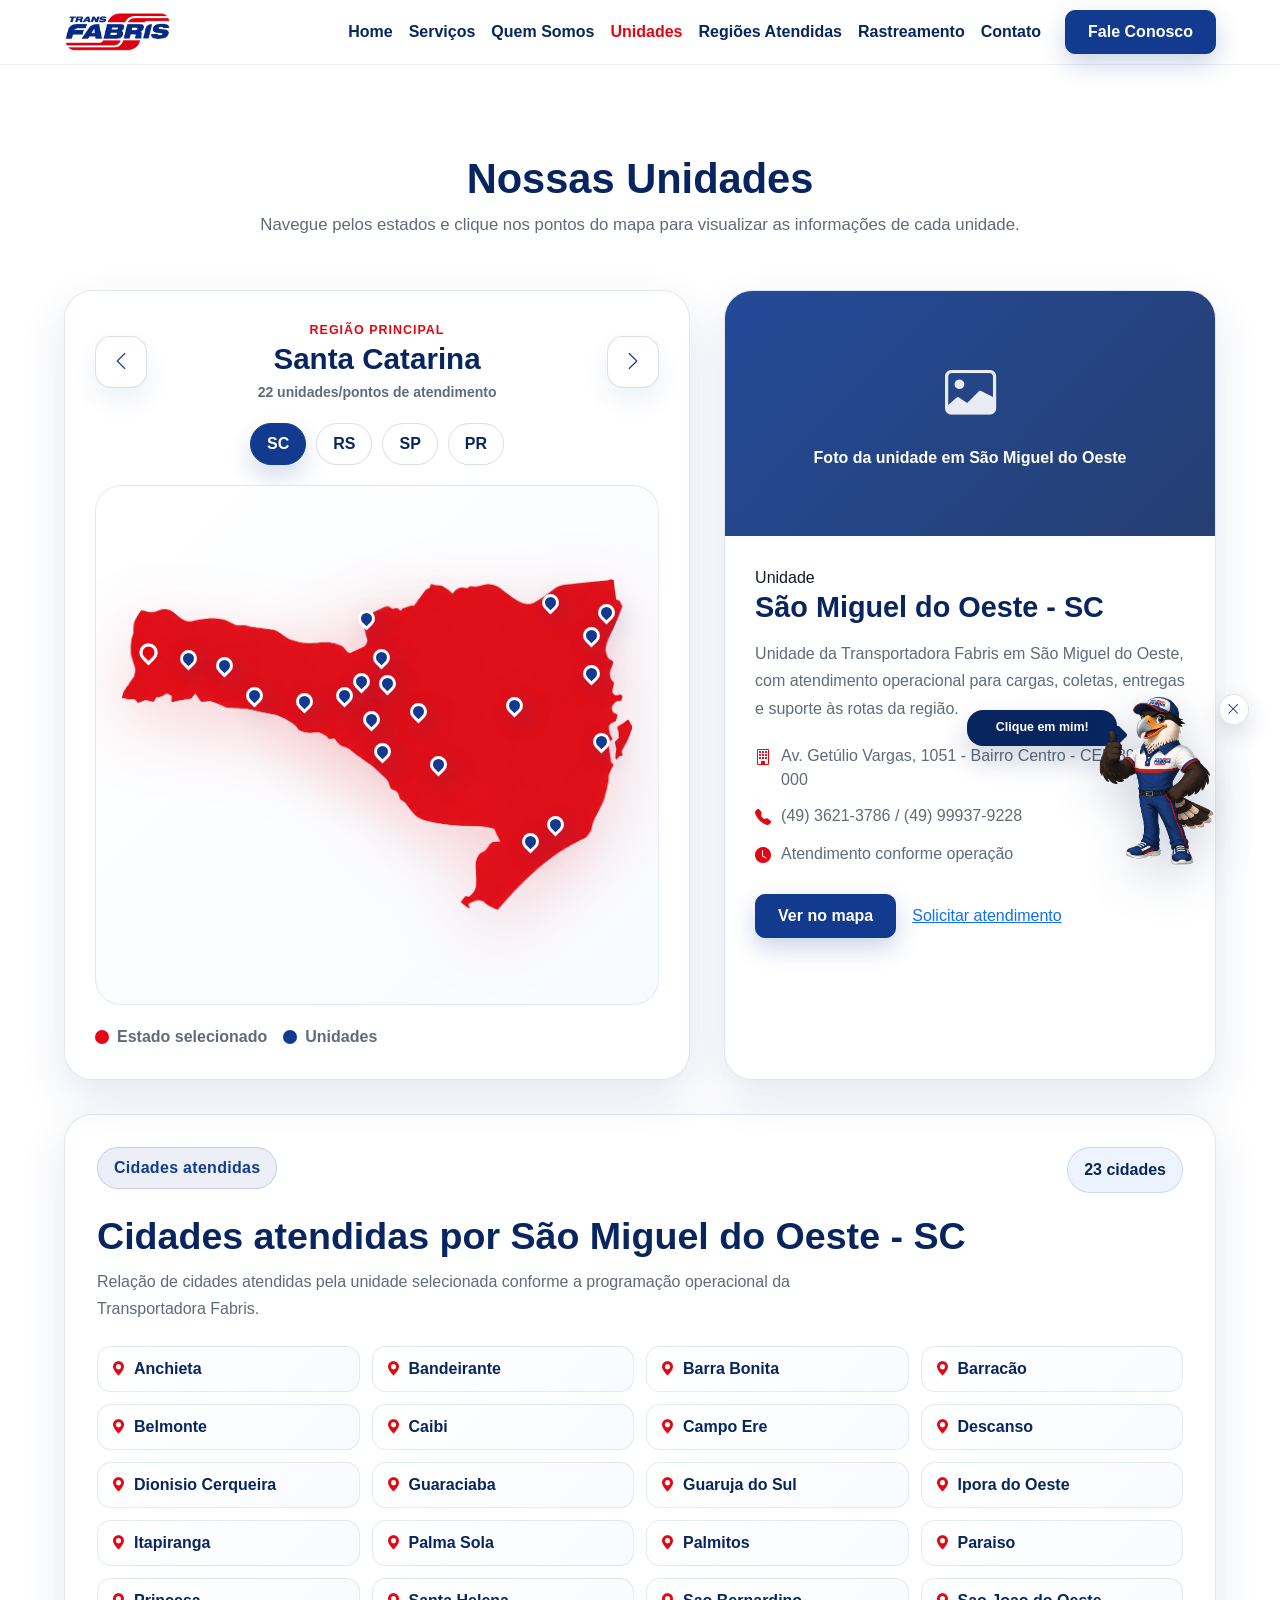
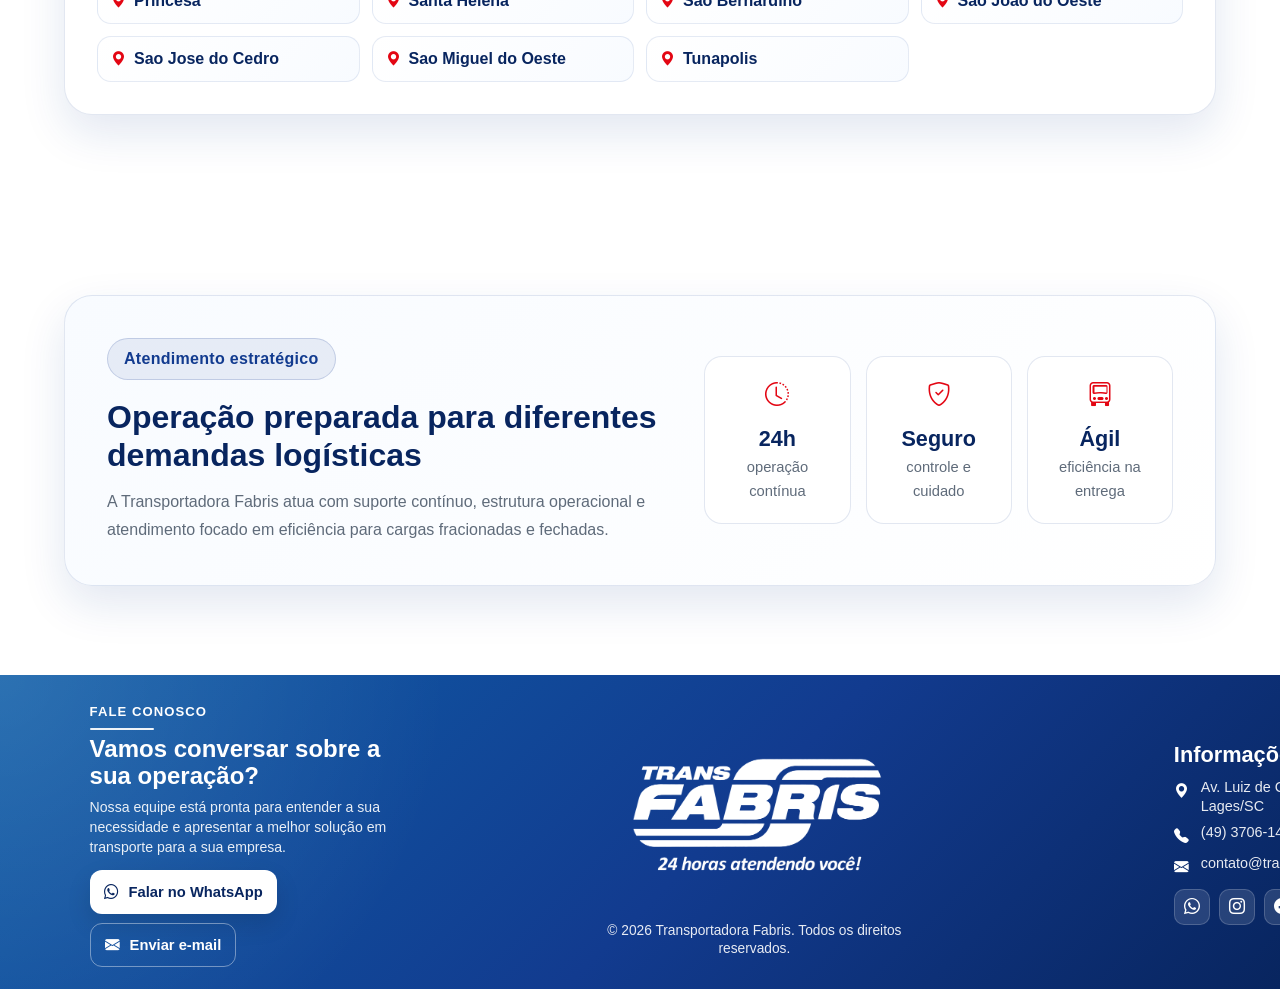
<file: unidades.html>
<!DOCTYPE html>
<html lang="pt-BR">

<head>
  <meta charset="UTF-8">
  <meta name="viewport" content="width=device-width, initial-scale=1.0">
  <title>Unidades | Transportadora Fabris</title>

  <!-- Bootstrap -->
  <link href="https://cdn.jsdelivr.net/npm/bootstrap@5.3.3/dist/css/bootstrap.min.css" rel="stylesheet">

  <!-- Bootstrap Icons -->
  <link rel="stylesheet" href="https://cdn.jsdelivr.net/npm/bootstrap-icons@1.11.3/font/bootstrap-icons.min.css">

  <!-- CSS -->
  <link rel="stylesheet" href="css/style.css">
</head>

<body>

  <!-- ================= NAVBAR ================= -->
  <nav class="navbar navbar-expand-lg navbar-light navbar-oficial">
    <div class="container">

      <a class="navbar-brand" href="index.html" aria-label="Voltar para a página inicial">
        <img src="assets/img/logo.png" alt="Logo Transfabris" class="logo-navbar">
      </a>

      <button
        class="navbar-toggler"
        type="button"
        data-bs-toggle="collapse"
        data-bs-target="#menu"
        aria-controls="menu"
        aria-expanded="false"
        aria-label="Abrir menu"
      >
        <span class="navbar-toggler-icon"></span>
      </button>

      <div class="collapse navbar-collapse" id="menu">
        <ul class="navbar-nav ms-auto align-items-lg-center">

          <li class="nav-item">
            <a class="nav-link" href="index.html#home">Home</a>
          </li>

          <li class="nav-item">
            <a class="nav-link" href="servicos.html">Serviços</a>
          </li>

          <li class="nav-item">
            <a class="nav-link" href="index.html#sobre">Quem Somos</a>
          </li>

          <li class="nav-item">
            <a class="nav-link active" href="unidades.html">Unidades</a>
          </li>


          <li class="nav-item">
            <a class="nav-link" href="pracas.html">Regiões Atendidas</a>
          </li>


          <li class="nav-item">
            <a class="nav-link" href="https://ssw.inf.br/2/rastreamento">Rastreamento</a>
          </li>

          <li class="nav-item">
            <a class="nav-link" href="index.html#fale-conosco">Contato</a>
          </li>

          <li class="nav-item">
            <a class="btn botao-marca-primario ms-lg-3 mt-3 mt-lg-0" href="index.html#fale-conosco">
              Fale Conosco
            </a>
          </li>

        </ul>
      </div>

    </div>
  </nav>

  <!-- ================= MAPA INTERATIVO ================= -->
  <section class="secao-mapa-unidades">
    <div class="container">

      <div class="cabecalho-mapa-unidades text-center">

        <h2 class="titulo-secao">Nossas Unidades</h2>

        <p class="subtitulo-secao">
          Navegue pelos estados e clique nos pontos do mapa para visualizar as informações de cada unidade.
        </p>
      </div>

      <div class="layout-mapa-unidades">

        <div class="card-mapa-unidades">

          <div class="carrossel-mapa-estados">

            <div class="barra-mapa-estados">
              <button class="botao-navegacao-estado" id="estadoAnterior" type="button" aria-label="Estado anterior">
                <i class="bi bi-chevron-left"></i>
              </button>

              <div class="titulo-mapa-estados">
                <span id="chamadaEstado">Região principal</span>
                <strong id="tituloEstado">Santa Catarina</strong>
                <small id="subtituloEstado">22 cidades com atendimento/unidade</small>
              </div>

              <button class="botao-navegacao-estado" id="proximoEstado" type="button" aria-label="Próximo estado">
                <i class="bi bi-chevron-right"></i>
              </button>
            </div>

            <div class="abas-estados" aria-label="Selecionar estado">
              <button class="aba-estado active" type="button" data-estado="sc">SC</button>
              <button class="aba-estado" type="button" data-estado="rs">RS</button>
              <button class="aba-estado" type="button" data-estado="sp">SP</button>
              <button class="aba-estado" type="button" data-estado="pr">PR</button>
            </div>

            <div class="palco-mapa-estado">
              <div class="midia-mapa-estado">
                <img
                  src="assets/img/mapa-sc.png"
                  alt="Mapa de Santa Catarina"
                  class="imagem-mapa-estado"
                  id="imagemMapaEstado"
                >

                <div class="pins-mapa-estado" id="pinsMapaEstado"></div>
              </div>
            </div>

            <div class="rodape-mapa-estado">
              <div>
                <span class="ponto-legenda ponto-legenda-vermelho"></span>
                Estado selecionado
              </div>

              <div>
                <span class="ponto-legenda ponto-legenda-azul"></span>
                Unidades
              </div>
            </div>

          </div>

        </div>

        <aside class="card-detalhe-unidade" id="cardDetalheUnidade">
          <div class="imagem-detalhe-unidade" id="imagemUnidade">
            <i class="bi bi-image"></i>
            <span>Placeholder da foto da matriz em Lages</span>
          </div>

          <div class="conteudo-detalhe-unidade">

            <div class="topo-detalhe-unidade">
              <span class="selo-unidade" id="seloUnidade">Matriz</span>
              <h3 id="nomeUnidade">Lages - SC</h3>
            </div>

            <p class="descricao-detalhe-unidade" id="descricaoUnidade">
              Matriz da Transportadora Fabris, com atendimento contínuo e suporte operacional para as rotas da empresa.
            </p>

            <div class="lista-detalhe-unidade">

              <p>
                <i class="bi bi-building"></i>
                <span id="enderecoUnidade">Av. Luiz de Camões, 796 - Coral</span>
              </p>

              <p>
                <i class="bi bi-telephone-fill"></i>
                <span id="telefoneUnidade">(49) 3706-1400</span>
              </p>

              <p>
                <i class="bi bi-clock-fill"></i>
                <span id="horarioUnidade">Funcionamento 24 horas</span>
              </p>

            </div>

            <div class="acoes-detalhe-unidade">
              <a
                href="https://www.google.com/maps/search/?api=1&query=Av.+Luiz+de+Cam%C3%B5es,+796,+Coral,+Lages,+SC"
                target="_blank"
                rel="noopener"
                class="btn botao-marca-primario"
                id="linkMapaUnidade"
              >
                Ver no mapa
              </a>

              <a
                href="https://api.whatsapp.com/send?phone=554937061400"
                target="_blank"
                rel="noopener"
                class="link-unidade"
                id="linkContatoUnidade"
              >
                Solicitar atendimento
              </a>
            </div>

          </div>
        </aside>

      </div>


      <!-- ================= CIDADES ATENDIDAS ================= -->
      <div class="painel-cidades-atendidas" id="painelCidadesAtendidas">
        <div class="cabecalho-cidades-atendidas">

          <div>
            <span class="etiqueta-secao">Cidades atendidas</span>
            <h2 id="tituloCidadesAtendidas">Cidades atendidas pela unidade selecionada</h2>
            <p id="subtituloCidadesAtendidas">
              Relação de cidades atendidas pela unidade selecionada no mapa.
            </p>
          </div>

          <div class="resumo-cidades-atendidas">
            <span id="contadorCidadesAtendidas">0 cidades</span>
          </div>

        </div>

        <div class="grade-cidades-atendidas" id="gradeCidadesAtendidas"></div>
      </div>

    </div>
  </section>


  <!-- ================= APOIO OPERACIONAL ================= -->
  <section class="secao-apoio-unidades">
    <div class="container">

      <div class="caixa-apoio-unidades">
        <div>
          <span class="etiqueta-secao">Atendimento estratégico</span>

          <h2>Operação preparada para diferentes demandas logísticas</h2>

          <p>
            A Transportadora Fabris atua com suporte contínuo, estrutura operacional
            e atendimento focado em eficiência para cargas fracionadas e fechadas.
          </p>
        </div>

        <div class="grade-apoio-unidades">

          <div>
            <i class="bi bi-clock-history"></i>
            <strong>24h</strong>
            <span>operação contínua</span>
          </div>

          <div>
            <i class="bi bi-shield-check"></i>
            <strong>Seguro</strong>
            <span>controle e cuidado</span>
          </div>

          <div>
            <i class="bi bi-truck-front"></i>
            <strong>Ágil</strong>
            <span>eficiência na entrega</span>
          </div>

        </div>
      </div>

    </div>
  </section>

  <!-- ================= FALE CONOSCO ================= -->
  <section id="fale-conosco" class="secao-rodape-contato">
    <div class="container">
      <div class="grade-rodape-contato">

        <div class="coluna-rodape-contato chamada-rodape-contato">
          <span class="destaque-rodape-contato">Fale Conosco</span>
          <h2>Vamos conversar sobre a sua operação?</h2>
          <p>
            Nossa equipe está pronta para entender a sua necessidade e apresentar
            a melhor solução em transporte para a sua empresa.
          </p>

          <div class="acoes-rodape-contato">
            <a
              href="https://api.whatsapp.com/send?phone=554937061400"
              target="_blank"
              rel="noopener"
              class="botao-contato-primario"
            >
              <i class="bi bi-whatsapp"></i>
              Falar no WhatsApp
            </a>

            <a
              href="mailto:contato@transfabris.com.br"
              class="botao-contato-secundario"
            >
              <i class="bi bi-envelope-fill"></i>
              Enviar e-mail
            </a>
          </div>
        </div>

        <div class="coluna-rodape-contato marca-rodape-contato">
          <img
            src="assets/img/logo-fabris.png"
            alt="Trans Fabris - 24 horas atendendo você"
            class="logo-rodape-contato"
          >
          <p class="texto-copy-rodape-contato">
            © 2026 Transportadora Fabris. Todos os direitos reservados.
          </p>
        </div>

        <div class="coluna-rodape-contato info-rodape-contato">
          <h3>Informações de contato</h3>

          <ul class="lista-rodape-contato">
            <li>
              <i class="bi bi-geo-alt-fill"></i>
              <span>Av. Luiz de Camões, 796 - Coral<br>Lages/SC</span>
            </li>
            <li>
              <i class="bi bi-telephone-fill"></i>
              <span>(49) 3706-1400</span>
            </li>
            <li>
              <i class="bi bi-envelope-fill"></i>
              <span>contato@transfabris.com.br</span>
            </li>
          </ul>

          <div class="social-rodape-contato">
            <a href="https://api.whatsapp.com/send?phone=554937061400" target="_blank" rel="noopener" aria-label="WhatsApp">
              <i class="bi bi-whatsapp"></i>
            </a>
            <a href="https://www.instagram.com/transportadorafabris/" target="_blank" rel="noopener" aria-label="Instagram">
              <i class="bi bi-instagram"></i>
            </a>
            <a href="https://www.facebook.com/transportadorafabris" target="_blank" rel="noopener" aria-label="Facebook">
              <i class="bi bi-facebook"></i>
            </a>
          </div>
        </div>

      </div>
    </div>
  </section>
  <!-- ================= MASCOTE FLUTUANTE ================= -->
  <div class="mascote-site" id="mascoteSite" aria-label="Mascote da Transportadora Fabris">
    <button
      class="botao-fechar-mascote"
      id="botaoFecharMascote"
      type="button"
      aria-label="Remover mascote da tela"
      title="Remover mascote"
    >
      <i class="bi bi-x-lg"></i>
    </button>

    <div class="balao-mascote">
      Clique em mim!
    </div>

    <button
      class="botao-abrir-mascote"
      id="botaoAbrirMascote"
      type="button"
      aria-label="Abrir opções do mascote"
      aria-expanded="false"
      aria-controls="painelMascote"
    >
      <img
        src="assets/img/mascote-assistente.png"
        alt="Mascote da Transportadora Fabris"
        class="imagem-mascote"
      >
    </button>

    <div class="painel-mascote" id="painelMascote" aria-hidden="true">
      <div class="cabecalho-painel-mascote">
        <div>
          <strong>Olá! Como posso ajudar?</strong>
          <span>Atalhos rápidos</span>
        </div>

        <button
          class="botao-fechar-painel-mascote"
          id="botaoFecharPainelMascote"
          type="button"
          aria-label="Fechar opções do mascote"
        >
          <i class="bi bi-x-lg"></i>
        </button>
      </div>

      <div class="corpo-painel-mascote">
        <p>
          Escolha uma opção para acessar mais rápido as informações da Transportadora Fabris.
        </p>

        <div class="acoes-painel-mascote">
          <a href="https://api.whatsapp.com/send?phone=554937061400" target="_blank" rel="noopener">
            <i class="bi bi-whatsapp"></i>
            Falar no WhatsApp
          </a>

          <a href="servicos.html">
            <i class="bi bi-grid"></i>
            Ver serviços
          </a>

          <a href="unidades.html">
            <i class="bi bi-geo-alt"></i>
            Ver unidades
          </a>

          <a href="pracas.html">
            <i class="bi bi-calendar-check"></i>
            Regiões atendidas
          </a>

          <a href="https://ssw.inf.br/2/rastreamento">
            <i class="bi bi-truck"></i>
            Rastreamento
          </a>

          <a href="index.html#fale-conosco">
            <i class="bi bi-headset"></i>
            Fale conosco
          </a>
        </div>
      </div>
    </div>
  </div>


  <button
    class="botao-reaparecer-mascote"
    id="botaoReaparecerMascote"
    type="button"
    aria-label="Mostrar mascote novamente"
    title="Mostrar mascote"
  >
    <img
      src="assets/img/botao-reaparecer-mascote.png"
      alt="Mostrar mascote"
      class="imagem-reaparecer-mascote"
    >
  </button>

  <!-- ================= JS ================= -->
  <script src="https://cdn.jsdelivr.net/npm/bootstrap@5.3.3/dist/js/bootstrap.bundle.min.js"></script>
  <script src="js/script.js"></script>

</body>
</html>
</file>
<file: css/style.css>
/* ================= VARIÁVEIS ================= */

:root {
  --azul-marca: #123b8f;
  --azul-marca-escuro: #08255f;
  --azul-marca-suave: #eef4ff;
  --vermelho-marca: #e30613;
  --vermelho-marca-escuro: #b9000b;

  --branco: #ffffff;
  --texto-escuro: #111827;
  --texto-suave: #5f6b7a;

  --borda-suave: rgba(18, 59, 143, 0.12);
  --sombra-suave: 0 18px 45px rgba(18, 59, 143, 0.12);

  --altura-navbar: 64px;
}

/* ================= RESET ================= */

* {
  margin: 0;
  padding: 0;
  box-sizing: border-box;
}

html {
  scroll-behavior: smooth;
}

body {
  background-color: #ffffff;
  color: var(--texto-escuro);
  overflow-x: hidden;
  font-family: Arial, Helvetica, sans-serif;
}

section {
  scroll-margin-top: 90px;
}

::selection {
  background-color: var(--azul-marca);
  color: #ffffff;
}

.container {
  max-width: 1200px;
}

/* ================= NAVBAR ================= */

.navbar-oficial {
  position: sticky;
  top: 0;
  z-index: 999;
  min-height: var(--altura-navbar);
  background: rgba(255, 255, 255, 0.94) !important;
  backdrop-filter: blur(10px);
  border-bottom: 1px solid rgba(18, 59, 143, 0.08);
  padding: 8px 0;
}

.navbar-brand {
  display: flex;
  align-items: center;
}

.logo-navbar {
  height: 38px;
  width: auto;
}

.navbar-oficial .nav-link {
  color: var(--azul-marca-escuro) !important;
  font-weight: 700;
  transition: 0.3s;
}

.navbar-oficial .nav-link:hover,
.navbar-oficial .nav-link.active {
  color: var(--vermelho-marca) !important;
}

/* ================= BOTÕES ================= */

.botao-marca-primario,
.btn-warning {
  display: inline-flex;
  align-items: center;
  justify-content: center;
  background-color: var(--azul-marca) !important;
  border: 1px solid var(--azul-marca) !important;
  color: #ffffff !important;
  font-weight: 800;
  padding: 11px 22px;
  border-radius: 10px;
  line-height: 1.2;
  box-shadow: 0 10px 24px rgba(18, 59, 143, 0.22);
  text-decoration: none;
  transition: 0.3s;
}

.botao-marca-primario:hover,
.btn-warning:hover {
  background-color: var(--azul-marca-escuro) !important;
  border-color: var(--azul-marca-escuro) !important;
  color: #ffffff !important;
  transform: translateY(-2px);
}

.botao-marca-primario:active,
.botao-marca-primario:focus,
.botao-marca-primario:focus-visible,
.btn-warning:active,
.btn-warning:focus,
.btn-warning:focus-visible {
  background-color: var(--azul-marca-escuro) !important;
  border-color: var(--azul-marca-escuro) !important;
  color: #ffffff !important;
  box-shadow: none !important;
}

.botao-marca-contorno,
.btn-outline-light {
  display: inline-flex;
  align-items: center;
  justify-content: center;
  border: 1px solid var(--azul-marca) !important;
  color: var(--azul-marca) !important;
  background-color: #ffffff !important;
  font-weight: 800;
  padding: 11px 22px;
  border-radius: 10px;
  text-decoration: none;
  transition: 0.3s;
}

.botao-marca-contorno:hover,
.btn-outline-light:hover {
  background-color: var(--vermelho-marca) !important;
  border-color: var(--vermelho-marca) !important;
  color: #ffffff !important;
  transform: translateY(-2px);
}

/* ================= COMPONENTES GERAIS ================= */

.etiqueta-secao,
.hero-tag {
  display: inline-block;
  background-color: rgba(18, 59, 143, 0.08);
  color: var(--azul-marca);
  border: 1px solid rgba(18, 59, 143, 0.18);
  padding: 8px 16px;
  border-radius: 50px;
  font-weight: 700;
  margin-bottom: 18px;
  letter-spacing: 0.3px;
}

.titulo-secao {
  font-size: 2.6rem;
  font-weight: 800;
  line-height: 1.15;
  color: var(--azul-marca-escuro);
}

.subtitulo-secao {
  color: var(--texto-suave);
  margin-top: 10px;
  font-size: 1.05rem;
}

/* ================= HOME / CAPA OFICIAL ================= */

.secao-capa-inicial {
  position: relative;
  height: calc(100dvh - var(--altura-navbar));
  min-height: 620px;
  background-color: #ffffff;
  display: flex;
  align-items: center;
  overflow: hidden;
  padding: 90px 0;
}

.secao-capa-inicial::before {
  content: "";
  position: absolute;
  inset: 0;
  background-image:
    linear-gradient(
      rgba(255, 255, 255, 0.72),
      rgba(255, 255, 255, 0.88)
    ),
    url("../assets/img/caminhao-fundo.jpeg");
  background-size: cover;
  background-position: center;
  background-repeat: no-repeat;
  filter: blur(3px);
  transform: scale(1.03);
  opacity: 1;
  z-index: 0;
  pointer-events: none;
}

.conteudo-capa-inicial {
  position: relative;
  z-index: 3;
  max-width: 900px;
  margin: 0 auto;
  text-align: center;
}

.logo-capa-inicial {
  width: min(820px, 88vw);
  max-height: 48vh;
  object-fit: contain;
  height: auto;
  display: block;
  margin: 0 auto 18px;
  opacity: 0;
  filter: drop-shadow(0 14px 24px rgba(18, 59, 143, 0.12));
  animation: logoFadeIn 1.2s ease forwards;
}

.subtitulo-capa-inicial {
  color: var(--azul-marca-escuro);
  font-size: 1.15rem;
  line-height: 1.7;
  max-width: 700px;
  margin: 0 auto 30px;
  opacity: 0;
  animation: fadeUpHome 0.9s ease forwards;
  animation-delay: 0.25s;
}

.acoes-capa-inicial {
  display: flex;
  justify-content: center;
  gap: 14px;
  flex-wrap: wrap;
  opacity: 0;
  animation: fadeUpHome 0.9s ease forwards;
  animation-delay: 0.45s;
}

/* ================= FAIXAS OFICIAIS RETAS ================= */

.listra-marca {
  position: absolute;
  left: 0;
  right: 0;
  z-index: 4;
  pointer-events: none;
}

.listra-marca-topo {
  top: 0;
}

.listra-marca-rodape {
  bottom: 0;
}

.faixa-principal-marca {
  width: 100%;
  height: 58px;
  border-radius: 0 !important;
}

.faixa-vermelha-marca {
  background: var(--vermelho-marca);
}

.faixa-azul-marca {
  background: var(--azul-marca);
}

.linhas-faixa-marca {
  display: flex;
  flex-direction: column;
  gap: 0;
  padding: 0;
  background: transparent;
  width: 100%;
  overflow: hidden;
  border-radius: 0 !important;
}

.linhas-faixa-marca span {
  display: block;
}

/* topo: faixa vermelha + branco + azul */
.linhas-faixa-marca-topo .linha-branca {
  height: 6px;
  background: #ffffff;
}

.linhas-faixa-marca-topo .linha-azul {
  height: 18px;
  background: var(--azul-marca);
}

.linhas-faixa-marca-topo .linha-vermelha-fina {
  display: none;
}

/* base: vermelho + branco + azul */
.linhas-faixa-marca-rodape .linha-vermelha-fina {
  height: 18px;
  background: var(--vermelho-marca);
}

.linhas-faixa-marca-rodape .linha-branca {
  height: 6px;
  background: #ffffff;
}

.linhas-faixa-marca-rodape .linha-azul {
  display: none;
}

/* ================= SEÇÕES CLARAS ================= */

.section-light,
.services-section,
.contact-section,
.units-section,
.secao-apoio-unidades {
  background-color: #ffffff !important;
  color: var(--texto-escuro) !important;
  padding: 100px 0;
}

.secao-suave,
.secao-sobre,
.units-hero-section {
  background: linear-gradient(135deg, #f8fbff, #ffffff) !important;
  color: var(--texto-escuro) !important;
  padding: 100px 0;
}

/* ================= SOBRE ================= */

.texto-sobre {
  color: var(--texto-suave);
  margin-bottom: 18px;
  line-height: 1.75;
  font-size: 1.05rem;
}

.caixa-sobre {
  background: #ffffff;
  padding: 40px;
  border-radius: 24px;
  border: 1px solid var(--borda-suave);
  box-shadow: var(--sombra-suave);
}

.caixa-sobre h3 {
  font-size: 1.6rem;
  font-weight: 800;
  line-height: 1.3;
  margin-bottom: 12px;
  color: var(--azul-marca-escuro);
}

.caixa-sobre p {
  color: var(--texto-suave);
  margin-bottom: 30px;
}

.destaques-sobre {
  display: grid;
  grid-template-columns: repeat(2, 1fr);
  gap: 18px;
}

.destaques-sobre div {
  background: var(--azul-marca-suave);
  border: 1px solid rgba(18, 59, 143, 0.16);
  border-radius: 16px;
  padding: 20px;
  transition: 0.3s;
}

.destaques-sobre div:hover {
  transform: translateY(-6px);
  border-color: rgba(18, 59, 143, 0.35);
}

.destaques-sobre i {
  color: var(--vermelho-marca);
  font-size: 24px;
  margin-bottom: 10px;
  display: block;
}

.destaques-sobre strong {
  display: block;
  color: var(--azul-marca-escuro);
  font-size: 1.6rem;
  font-weight: 800;
  margin-bottom: 4px;
}

.destaques-sobre span {
  color: var(--texto-suave);
  font-size: 0.95rem;
}

/* ================= FALE CONOSCO ================= */

.secao-rodape-contato {
  background: linear-gradient(135deg, #0f5ea8 0%, var(--azul-marca) 55%, var(--azul-marca-escuro) 100%) !important;
  color: #ffffff !important;
  padding: 72px 0;
  position: relative;
  overflow: hidden;
}

.secao-rodape-contato::before {
  content: "";
  position: absolute;
  inset: 0;
  background: radial-gradient(circle at top left, rgba(255, 255, 255, 0.12), transparent 34%);
  pointer-events: none;
}

.grade-rodape-contato {
  position: relative;
  z-index: 1;
  display: grid;
  grid-template-columns: 1.15fr 0.9fr 1fr;
  gap: 48px;
  align-items: center;
}

.coluna-rodape-contato {
  color: #ffffff;
}

.destaque-rodape-contato {
  display: inline-block;
  font-size: 0.95rem;
  font-weight: 700;
  text-transform: uppercase;
  letter-spacing: 0.08em;
  margin-bottom: 12px;
  position: relative;
  padding-bottom: 12px;
}

.destaque-rodape-contato::after {
  content: "";
  position: absolute;
  left: 0;
  bottom: 0;
  width: 72px;
  height: 3px;
  border-radius: 99px;
  background: rgba(255, 255, 255, 0.92);
}

.chamada-rodape-contato h2 {
  font-size: 2rem;
  line-height: 1.2;
  font-weight: 800;
  margin-bottom: 16px;
}

.chamada-rodape-contato p,
.texto-copy-rodape-contato,
.lista-rodape-contato span {
  color: rgba(255, 255, 255, 0.9);
  line-height: 1.75;
}

.acoes-rodape-contato {
  display: flex;
  flex-wrap: wrap;
  gap: 14px;
  margin-top: 28px;
}

.botao-contato-primario,
.botao-contato-secundario {
  display: inline-flex;
  align-items: center;
  justify-content: center;
  gap: 10px;
  padding: 12px 18px;
  border-radius: 12px;
  font-weight: 800;
  text-decoration: none;
  transition: 0.3s ease;
}

.botao-contato-primario {
  background: #ffffff;
  color: var(--azul-marca-escuro);
  box-shadow: 0 10px 24px rgba(0, 0, 0, 0.12);
}

.botao-contato-primario:hover {
  transform: translateY(-2px);
  color: var(--azul-marca-escuro);
  background: #f5f8ff;
}

.botao-contato-secundario {
  background: transparent;
  color: #ffffff;
  border: 1px solid rgba(255, 255, 255, 0.4);
}

.botao-contato-secundario:hover {
  transform: translateY(-2px);
  color: #ffffff;
  background: rgba(255, 255, 255, 0.12);
  border-color: rgba(255, 255, 255, 0.7);
}

.marca-rodape-contato {
  text-align: center;
}

.logo-rodape-contato {
  width: min(100%, 270px);
  height: auto;
  margin-bottom: 22px;
  filter: brightness(0) invert(1);
}

.texto-copy-rodape-contato {
  margin: 0;
  font-size: 0.98rem;
}

.info-rodape-contato h3 {
  font-size: 1.65rem;
  font-weight: 800;
  margin-bottom: 22px;
}

.lista-rodape-contato {
  list-style: none;
  padding: 0;
  margin: 0;
  display: grid;
  gap: 14px;
}

.lista-rodape-contato li {
  display: flex;
  gap: 12px;
  align-items: flex-start;
}

.lista-rodape-contato i {
  font-size: 1rem;
  margin-top: 6px;
  color: #ffffff;
}

.social-rodape-contato {
  display: flex;
  flex-wrap: wrap;
  gap: 12px;
  margin-top: 24px;
}

.social-rodape-contato a {
  width: 44px;
  height: 44px;
  border-radius: 12px;
  background: rgba(255, 255, 255, 0.12);
  border: 1px solid rgba(255, 255, 255, 0.18);
  color: #ffffff;
  display: inline-flex;
  align-items: center;
  justify-content: center;
  text-decoration: none;
  transition: 0.3s ease;
}

.social-rodape-contato a:hover {
  transform: translateY(-3px);
  background: rgba(255, 255, 255, 0.22);
  color: #ffffff;
}

/* ================= APOIO UNIDADES ================= */

.secao-apoio-unidades {
  padding: 20px 0 90px;
  background-color: #ffffff;
}

.caixa-apoio-unidades {
  background: linear-gradient(135deg, #f8fbff, #ffffff);
  border: 1px solid var(--borda-suave);
  border-radius: 28px;
  padding: 42px;
  display: grid;
  grid-template-columns: 1.2fr 1fr;
  gap: 35px;
  align-items: center;
  box-shadow: var(--sombra-suave);
}

.caixa-apoio-unidades h2 {
  font-size: 2rem;
  font-weight: 800;
  margin-bottom: 14px;
  color: var(--azul-marca-escuro);
}

.caixa-apoio-unidades p {
  color: var(--texto-suave);
  line-height: 1.7;
  margin: 0;
}

.grade-apoio-unidades {
  display: grid;
  grid-template-columns: repeat(3, 1fr);
  gap: 15px;
}

.grade-apoio-unidades div {
  background: #ffffff;
  border: 1px solid var(--borda-suave);
  border-radius: 18px;
  padding: 20px;
  text-align: center;
}

.grade-apoio-unidades i {
  color: var(--vermelho-marca);
  font-size: 24px;
  margin-bottom: 10px;
  display: block;
}

.grade-apoio-unidades strong {
  display: block;
  font-size: 1.35rem;
  font-weight: 800;
  color: var(--azul-marca-escuro);
}

.grade-apoio-unidades span {
  color: var(--texto-suave);
  font-size: 0.92rem;
}

/* ================= ANIMAÇÕES ================= */

.revelar {
  opacity: 0;
  transform: translateY(30px);
  transition: 0.7s ease;
}

.revelar.active {
  opacity: 1;
  transform: translateY(0);
}

@keyframes logoFadeIn {
  from {
    opacity: 0;
    transform: translateY(25px) scale(0.96);
  }

  to {
    opacity: 1;
    transform: translateY(0) scale(1);
  }
}

@keyframes fadeUpHome {
  from {
    opacity: 0;
    transform: translateY(18px);
  }

  to {
    opacity: 1;
    transform: translateY(0);
  }
}

/* ================= RESPONSIVIDADE ================= */

@media (max-width: 991px) {
  .secao-capa-inicial {
    min-height: 560px;
    height: calc(100dvh - var(--altura-navbar));
    padding: 80px 0;
  }

  .logo-capa-inicial {
    width: min(650px, 90vw);
    max-height: 40vh;
  }

  .navbar .botao-marca-primario,
  .navbar .btn-warning {
    margin-left: 0 !important;
  }

  .caixa-apoio-unidades {
    grid-template-columns: 1fr;
  }

  .grade-apoio-unidades {
    grid-template-columns: 1fr;
  }
}

@media (max-width: 575px) {
  .titulo-secao {
    font-size: 2rem;
  }

  .secao-capa-inicial {
    min-height: 540px;
    height: calc(100dvh - var(--altura-navbar));
    padding: 70px 0;
  }

  .logo-capa-inicial {
    width: min(480px, 92vw);
    max-height: 34vh;
  }

  .subtitulo-capa-inicial {
    font-size: 1rem;
  }

  .acoes-capa-inicial {
    flex-direction: column;
    align-items: center;
  }

  .faixa-principal-marca {
    height: 44px;
  }

  .linhas-faixa-marca-topo .linha-azul,
  .linhas-faixa-marca-rodape .linha-vermelha-fina {
    height: 14px;
  }

  .linhas-faixa-marca-topo .linha-branca,
  .linhas-faixa-marca-rodape .linha-branca {
    height: 5px;
  }

  .secao-capa-inicial::before {
    filter: blur(5px);
    opacity: 0.75;
  }

  .destaques-sobre {
    grid-template-columns: 1fr;
  }

  .caixa-apoio-unidades {
    padding: 28px;
  }
}

/* ================= AJUSTE FINAL - NAVBAR ================= */

/* Navbar um pouco mais compacta */
.navbar-oficial {
  min-height: var(--altura-navbar);
  padding: 8px 0;
}

.logo-navbar {
  height: 38px;
}

/* ================= UNIDADES - MAPA INTERATIVO / CARROSSEL DE ESTADOS ================= */

.secao-mapa-unidades {
  padding: 90px 0 100px;
   background: #ffffff;
}

.cabecalho-mapa-unidades {
  max-width: 760px;
  margin: 0 auto 52px;
}

.layout-mapa-unidades {
  display: grid;
  grid-template-columns: 1.12fr 0.88fr;
  gap: 34px;
  align-items: stretch;
}

.card-mapa-unidades,
.card-detalhe-unidade {
  background: #ffffff;
  border: 1px solid var(--borda-suave);
  border-radius: 28px;
  box-shadow: var(--sombra-suave);
  overflow: hidden;
}

.card-mapa-unidades {
  padding: 30px;
}

.carrossel-mapa-estados {
  display: flex;
  flex-direction: column;
  gap: 20px;
}

.barra-mapa-estados {
  display: grid;
  grid-template-columns: 52px 1fr 52px;
  align-items: center;
  gap: 16px;
}

.botao-navegacao-estado {
  width: 52px;
  height: 52px;
  border: 1px solid rgba(18, 59, 143, 0.16);
  border-radius: 16px;
  background: #ffffff;
  color: var(--azul-marca);
  display: inline-flex;
  align-items: center;
  justify-content: center;
  font-size: 1.25rem;
  cursor: pointer;
  box-shadow: 0 12px 26px rgba(18, 59, 143, 0.08);
  transition: 0.25s ease;
}

.botao-navegacao-estado:hover {
  background: var(--azul-marca);
  border-color: var(--azul-marca);
  color: #ffffff;
  transform: translateY(-2px);
}

.titulo-mapa-estados {
  text-align: center;
}

.titulo-mapa-estados span {
  display: block;
  color: var(--vermelho-marca);
  font-size: 0.78rem;
  font-weight: 900;
  letter-spacing: 0.08em;
  text-transform: uppercase;
  margin-bottom: 4px;
}

.titulo-mapa-estados strong {
  display: block;
  color: var(--azul-marca-escuro);
  font-size: 1.85rem;
  line-height: 1.1;
  font-weight: 900;
}

.titulo-mapa-estados small {
  display: block;
  color: var(--texto-suave);
  margin-top: 6px;
  font-weight: 700;
}

.abas-estados {
  display: flex;
  justify-content: center;
  flex-wrap: wrap;
  gap: 10px;
}

.aba-estado {
  border: 1px solid rgba(18, 59, 143, 0.16);
  background: #ffffff;
  color: var(--azul-marca-escuro);
  border-radius: 999px;
  padding: 8px 16px;
  font-weight: 900;
  cursor: pointer;
  transition: 0.25s ease;
}

.aba-estado:hover,
.aba-estado.active {
  background: var(--azul-marca);
  border-color: var(--azul-marca);
  color: #ffffff;
  box-shadow: 0 12px 24px rgba(18, 59, 143, 0.18);
}

.palco-mapa-estado {
  position: relative;
  min-height: 520px;
  border-radius: 26px;
  background:
    radial-gradient(circle at 50% 40%, rgba(227, 6, 19, 0.08), transparent 34%),
    linear-gradient(135deg, #ffffff, #f8fbff);
  border: 1px solid rgba(18, 59, 143, 0.10);
  overflow: hidden;
  display: flex;
  align-items: center;
  justify-content: center;
  padding: 26px;
}

/*
  Importante:
  a imagem do mapa fica em fluxo normal e os pins ficam por cima dela.
  Assim o posicionamento em porcentagem acompanha exatamente o tamanho real
  da imagem, sem bug por causa de proporção, fundo transparente ou resize.
*/
.midia-mapa-estado {
  position: relative;
  width: min(100%, 720px);
  margin: 0 auto;
}

.imagem-mapa-estado {
  position: relative;
  width: 100%;
  height: auto;
  max-height: 520px;
  object-fit: contain;
  display: block;
  margin: 0 auto;
  filter: drop-shadow(0 22px 36px rgba(227, 6, 19, 0.18));
  transition: opacity 0.25s ease, transform 0.25s ease;
}

.palco-mapa-estado.em-transicao .imagem-mapa-estado {
  opacity: 0;
  transform: scale(0.97);
}

.pins-mapa-estado {
  position: absolute;
  inset: 0;
  z-index: 4;
  pointer-events: none;
}

.pin-mapa {
  position: absolute;
  left: var(--pin-x, var(--x));
  top: var(--pin-y, var(--y));
  z-index: 8;
  border: none;
  background: transparent;
  display: inline-flex;
  align-items: center;
  justify-content: center;
  width: 26px;
  height: 26px;
  gap: 7px;
  color: var(--azul-marca-escuro);
  font-size: 0.76rem;
  font-weight: 800;
  cursor: pointer;
  padding: 0;
  transform: translate(-50%, -50%);
  transition: transform 0.25s ease;
  pointer-events: auto;
}

.pin-mapa span {
  width: 17px;
  height: 17px;
  background: var(--azul-marca);
  border: 3px solid #ffffff;
  border-radius: 50% 50% 50% 0;
  display: block;
  flex: 0 0 auto;
  transform: rotate(-45deg);
  box-shadow: 0 10px 22px rgba(18, 59, 143, 0.25);
  transition: 0.25s ease;
}

.pin-mapa strong {
  position: absolute;
  left: calc(100% + 6px);
  top: 50%;
  opacity: 0;
  visibility: hidden;
  transform: translate(-4px, -50%);
  pointer-events: none;
  white-space: nowrap;
  background: #ffffff;
  border: 1px solid rgba(18, 59, 143, 0.12);
  border-radius: 999px;
  padding: 5px 9px;
  box-shadow: 0 10px 24px rgba(18, 59, 143, 0.12);
  transition: 0.25s ease;
}

.pin-mapa[data-label-side="left"] strong {
  left: auto;
  right: calc(100% + 6px);
  transform: translate(4px, -50%);
}

.pin-mapa:hover,
.pin-mapa.active {
  z-index: 14;
  transform: translate(-50%, -50%) scale(1.08);
}

.pin-mapa:hover span,
.pin-mapa.active span {
  background: var(--vermelho-marca);
  box-shadow: 0 14px 26px rgba(227, 6, 19, 0.30);
}

.pin-mapa:hover strong,
.pin-mapa:focus-visible strong {
  opacity: 1;
  visibility: visible;
  transform: translate(0, -50%);
}

.pin-mapa[data-label-side="left"]:hover strong,
.pin-mapa[data-label-side="left"]:focus-visible strong {
  transform: translate(0, -50%);
}

.rodape-mapa-estado {
  display: flex;
  flex-wrap: wrap;
  gap: 16px;
  color: var(--texto-suave);
  font-weight: 700;
}

.rodape-mapa-estado div {
  display: flex;
  align-items: center;
  gap: 8px;
}

.ponto-legenda {
  width: 14px;
  height: 14px;
  border-radius: 50%;
  display: inline-block;
}

.ponto-legenda-vermelho {
  background: var(--vermelho-marca);
}

.ponto-legenda-azul {
  background: var(--azul-marca);
}

/* Painel lateral */
.card-detalhe-unidade {
  display: flex;
  flex-direction: column;
}

.imagem-detalhe-unidade {
  min-height: 245px;
  background:
    linear-gradient(135deg, rgba(18, 59, 143, 0.92), rgba(8, 37, 95, 0.88)),
    linear-gradient(135deg, #eef4ff, #ffffff);
  color: #ffffff;
  display: flex;
  flex-direction: column;
  align-items: center;
  justify-content: center;
  gap: 12px;
  text-align: center;
  padding: 28px;
}

.imagem-detalhe-unidade i {
  font-size: 3.2rem;
  opacity: 0.9;
}

.imagem-detalhe-unidade span {
  font-weight: 800;
}

.imagem-detalhe-unidade {
  overflow:hidden;
}

.imagem-detalhe-unidade img {
  width: 100%;
  height: 100%;
  object-fit: cover;
  display: block;
}

.conteudo-detalhe-unidade {
  padding: 30px;
}

.topo-detalhe-unidade h3 {
  margin: 0 0 16px;
  color: var(--azul-marca-escuro);
  font-size: 1.8rem;
  font-weight: 900;
}

.descricao-detalhe-unidade {
  color: var(--texto-suave);
  line-height: 1.7;
  margin-bottom: 22px;
}

.lista-detalhe-unidade {
  display: grid;
  gap: 12px;
  margin-bottom: 26px;
}

.lista-detalhe-unidade p {
  margin: 0;
  color: var(--texto-suave);
  display: flex;
  align-items: flex-start;
  gap: 10px;
  line-height: 1.5;
}

.lista-detalhe-unidade i {
  color: var(--vermelho-marca);
  margin-top: 2px;
}

.acoes-detalhe-unidade {
  display: flex;
  align-items: center;
  gap: 16px;
  flex-wrap: wrap;
}

@media (max-width: 991px) {
  .layout-mapa-unidades {
    grid-template-columns: 1fr;
  }

  .palco-mapa-estado {
    min-height: 460px;
  }

  .midia-mapa-estado {
    width: min(100%, 660px);
  }
}

@media (max-width: 575px) {
  .secao-mapa-unidades {
    padding: 70px 0 80px;
  }

  .card-mapa-unidades {
    padding: 20px;
  }

  .barra-mapa-estados {
    grid-template-columns: 44px 1fr 44px;
    gap: 10px;
  }

  .botao-navegacao-estado {
    width: 44px;
    height: 44px;
  }

  .titulo-mapa-estados strong {
    font-size: 1.35rem;
  }

  .palco-mapa-estado {
    min-height: 360px;
    padding: 18px;
  }

  .midia-mapa-estado {
    width: min(100%, 360px);
  }

  .imagem-mapa-estado {
    max-height: 330px;
  }

  .pin-mapa span {
    width: 16px;
    height: 16px;
  }

  .pin-mapa strong {
    font-size: 0.7rem;
    padding: 5px 8px;
  }

  .conteudo-detalhe-unidade {
    padding: 24px;
  }
}

@media (max-width: 991.98px) {
  .grade-rodape-contato {
    grid-template-columns: 1fr;
    gap: 36px;
    text-align: center;
  }

  .destaque-rodape-contato::after {
    left: 50%;
    transform: translateX(-50%);
  }

  .acoes-rodape-contato,
  .social-rodape-contato {
    justify-content: center;
  }

  .lista-rodape-contato li {
    justify-content: center;
    text-align: left;
  }
}

@media (max-width: 575.98px) {
  .secao-rodape-contato {
    padding: 56px 0;
  }

  .chamada-rodape-contato h2 {
    font-size: 1.65rem;
  }

  .botao-contato-primario,
  .botao-contato-secundario {
    width: 100%;
  }

  .info-rodape-contato h3 {
    font-size: 1.4rem;
  }
}

.imagem-detalhe-unidade {
  overflow: hidden;
}

.imagem-detalhe-unidade:has(img) {
  padding: 0 !important;
  display: block;
  background: transparent;
}

.imagem-detalhe-unidade img {
  width: 100%;
  height: 100%;
  min-height: 320px;
  object-fit: cover;
  object-position: center;
  display: block;
}


/* ================= AJUSTE FINAL - FALE CONOSCO MAIS COMPACTO ================= */

/* usa praticamente toda a largura disponível para afastar bem as colunas */
.secao-rodape-contato .container {
  max-width: 1880px;
  width: 100%;
  padding-left: clamp(52px, 7vw, 135px);
  padding-right: clamp(52px, 7vw, 135px);
}

/* seção ainda mais baixa */
.secao-rodape-contato {
  padding: 24px 0 22px;
}

/* colunas mais afastadas entre si */
.grade-rodape-contato {
  grid-template-columns: minmax(310px, 1fr) minmax(300px, 0.62fr) minmax(310px, 1fr);
  gap: clamp(130px, 16vw, 300px);
  align-items: center;
}

.chamada-rodape-contato {
  justify-self: start;
  max-width: 400px;
}

.marca-rodape-contato {
  justify-self: center;
}

.info-rodape-contato {
  justify-self: end;
  max-width: 400px;
}

/* mantém a logo um pouco maior sem aumentar muito a altura */
.logo-rodape-contato {
  width: min(100%, 275px);
  margin-bottom: 8px;
}

.texto-copy-rodape-contato {
  max-width: 340px;
  margin-left: auto;
  margin-right: auto;
  font-size: 0.86rem;
  line-height: 1.35;
}

/* compactação geral dos textos */
.destaque-rodape-contato {
  margin-bottom: 6px;
  padding-bottom: 8px;
  font-size: 0.82rem;
}

.destaque-rodape-contato::after {
  width: 64px;
  height: 2px;
}

.chamada-rodape-contato h2 {
  font-size: 1.5rem;
  line-height: 1.12;
  margin-bottom: 8px;
}

.chamada-rodape-contato p {
  font-size: 0.88rem;
  line-height: 1.42;
  margin-bottom: 0;
}

.acoes-rodape-contato {
  margin-top: 12px;
  gap: 9px;
}

.botao-contato-primario,
.botao-contato-secundario {
  padding: 8px 14px;
  font-size: 0.92rem;
}

.info-rodape-contato h3 {
  font-size: 1.36rem;
  margin-bottom: 10px;
}

.lista-rodape-contato {
  gap: 6px;
}

.lista-rodape-contato span {
  line-height: 1.35;
  font-size: 0.9rem;
}

.lista-rodape-contato i {
  margin-top: 3px;
  font-size: 0.92rem;
}

.social-rodape-contato {
  margin-top: 10px;
  gap: 9px;
}

.social-rodape-contato a {
  width: 36px;
  height: 36px;
  border-radius: 10px;
}

/* tablet/mobile mantém centralizado para não quebrar */
@media (max-width: 1199.98px) {
  .secao-rodape-contato .container {
    padding-left: 36px;
    padding-right: 36px;
  }

  .grade-rodape-contato {
    gap: 70px;
  }
}

@media (max-width: 991.98px) {
  .secao-rodape-contato .container {
    padding-left: 24px;
    padding-right: 24px;
  }

  .secao-rodape-contato {
    padding: 48px 0;
  }

  .grade-rodape-contato {
    grid-template-columns: 1fr;
    gap: 30px;
  }

  .chamada-rodape-contato,
  .marca-rodape-contato,
  .info-rodape-contato {
    justify-self: center;
    max-width: 640px;
  }

  .logo-rodape-contato {
    width: min(100%, 250px);
  }
}

@media (max-width: 575.98px) {
  .secao-rodape-contato {
    padding: 42px 0;
  }

  .chamada-rodape-contato h2 {
    font-size: 1.45rem;
  }

  .logo-rodape-contato {
    width: min(100%, 220px);
  }
}


/* ================= CIDADES ATENDIDAS PELA UNIDADE ================= */

.painel-cidades-atendidas {
  margin-top: 34px;
  background: #ffffff;
  border: 1px solid var(--borda-suave);
  border-radius: 28px;
  box-shadow: var(--sombra-suave);
  padding: 32px;
}

.cabecalho-cidades-atendidas {
  display: flex;
  align-items: flex-start;
  justify-content: space-between;
  gap: 24px;
  margin-bottom: 24px;
}

.cabecalho-cidades-atendidas h2 {
  color: var(--azul-marca-escuro);
  font-size: clamp(1.65rem, 3vw, 2.35rem);
  line-height: 1.15;
  font-weight: 900;
  margin: 8px 0 10px;
}

.cabecalho-cidades-atendidas p {
  max-width: 760px;
  color: var(--texto-suave);
  line-height: 1.7;
  margin: 0;
}

.resumo-cidades-atendidas {
  flex: 0 0 auto;
  background: var(--azul-marca-suave);
  border: 1px solid rgba(18, 59, 143, 0.14);
  border-radius: 999px;
  padding: 10px 16px;
  color: var(--azul-marca-escuro);
  font-weight: 900;
  white-space: nowrap;
}

.grade-cidades-atendidas {
  display: grid;
  grid-template-columns: repeat(4, minmax(0, 1fr));
  gap: 12px;
}

.item-cidade-atendida {
  display: flex;
  align-items: center;
  gap: 9px;
  min-height: 46px;
  background: linear-gradient(135deg, #ffffff, #f8fbff);
  border: 1px solid rgba(18, 59, 143, 0.10);
  border-radius: 14px;
  padding: 11px 13px;
  color: var(--azul-marca-escuro);
  font-weight: 800;
  line-height: 1.3;
}

.item-cidade-atendida i {
  color: var(--vermelho-marca);
  font-size: 0.9rem;
  flex: 0 0 auto;
}

@media (max-width: 991px) {
  .cabecalho-cidades-atendidas {
    flex-direction: column;
  }

  .grade-cidades-atendidas {
    grid-template-columns: repeat(2, minmax(0, 1fr));
  }
}

@media (max-width: 575px) {
  .painel-cidades-atendidas {
    padding: 24px 18px;
  }

  .grade-cidades-atendidas {
    grid-template-columns: 1fr;
  }

  .resumo-cidades-atendidas {
    width: 100%;
    text-align: center;
  }
}


/* ================= PÁGINA SERVIÇOS ================= */

.hero-pagina-servicos {
  padding: 118px 0 92px;
  background:
    radial-gradient(circle at top left, rgba(18, 59, 143, 0.10), transparent 30%),
    linear-gradient(135deg, #f8fbff, #ffffff);
}

.conteudo-hero-servicos {
  max-width: 860px;
  margin: 0 auto;
}

.hero-pagina-servicos h1 {
  font-size: clamp(2.3rem, 4vw, 4rem);
  line-height: 1.08;
  font-weight: 900;
  color: var(--azul-marca-escuro);
  margin-bottom: 22px;
}

.hero-pagina-servicos p {
  color: var(--texto-suave);
  font-size: 1.12rem;
  line-height: 1.75;
  max-width: 760px;
  margin: 0 auto 30px;
}

.acoes-pagina-servicos {
  display: flex;
  justify-content: center;
  gap: 14px;
  flex-wrap: wrap;
}

/* ================= SLIDER GRANDE DE SERVIÇOS ================= */

.secao-destaque-servicos {
  padding: 96px 0;
  background: #ffffff;
}

.destaque-servico {
  position: relative;
  max-width: 1180px;
  margin: 0 auto;
}

.card-destaque-servico {
  min-height: 560px;
  display: grid;
  grid-template-columns: 1.05fr 0.95fr;
  background: #ffffff;
  border: 1px solid var(--borda-suave);
  border-radius: 34px;
  box-shadow: var(--sombra-suave);
  overflow: hidden;
}

.area-imagem-destaque-servico {
  position: relative;
  min-height: 560px;
  overflow: hidden;
  background: var(--azul-marca-escuro);
}

.imagem-destaque-servico {
  width: 100%;
  height: 100%;
  min-height: 560px;
  object-fit: cover;
  display: block;
  transform: scale(1.01);
  transition: opacity 0.28s ease, transform 0.35s ease;
}

.card-destaque-servico.em-transicao .imagem-destaque-servico {
  opacity: 0.25;
  transform: scale(1.05);
}

.area-imagem-destaque-servico::after {
  content: "";
  position: absolute;
  inset: 0;
  background:
    linear-gradient(90deg, rgba(8, 37, 95, 0.12), rgba(8, 37, 95, 0.02)),
    linear-gradient(0deg, rgba(8, 37, 95, 0.20), transparent 42%);
  pointer-events: none;
}

.sobreposicao-imagem-destaque-servico {
  position: absolute;
  left: 26px;
  bottom: 26px;
  z-index: 2;
}

.sobreposicao-imagem-destaque-servico span {
  display: inline-flex;
  align-items: center;
  justify-content: center;
  background: rgba(255, 255, 255, 0.94);
  color: var(--azul-marca-escuro);
  border-radius: 999px;
  padding: 9px 15px;
  font-weight: 900;
  box-shadow: 0 12px 28px rgba(8, 37, 95, 0.18);
}

.conteudo-destaque-servico {
  padding: clamp(38px, 5vw, 60px);
  display: flex;
  flex-direction: column;
  justify-content: center;
  position: relative;
}

.chamada-destaque-servico {
  color: var(--vermelho-marca);
  font-size: 0.82rem;
  font-weight: 900;
  letter-spacing: 0.08em;
  text-transform: uppercase;
  margin-bottom: 14px;
}

.conteudo-destaque-servico h3 {
  color: var(--azul-marca-escuro);
  font-size: clamp(2.25rem, 4vw, 3.7rem);
  line-height: 1.05;
  font-weight: 900;
  margin-bottom: 22px;
  transition: opacity 0.25s ease, transform 0.25s ease;
}

.conteudo-destaque-servico p {
  color: var(--texto-suave);
  font-size: 1.08rem;
  line-height: 1.75;
  margin-bottom: 28px;
  transition: opacity 0.25s ease, transform 0.25s ease;
}

.card-destaque-servico.em-transicao .conteudo-destaque-servico h3,
.card-destaque-servico.em-transicao .conteudo-destaque-servico p,
.card-destaque-servico.em-transicao .beneficios-destaque-servico {
  opacity: 0.35;
  transform: translateY(8px);
}

.beneficios-destaque-servico {
  display: grid;
  gap: 12px;
  margin-bottom: 30px;
  transition: opacity 0.25s ease, transform 0.25s ease;
}

.beneficios-destaque-servico div {
  display: flex;
  align-items: flex-start;
  gap: 10px;
  color: var(--azul-marca-escuro);
  font-weight: 700;
}

.beneficios-destaque-servico i {
  color: var(--vermelho-marca);
  margin-top: 3px;
}

.acoes-destaque-servico {
  display: flex;
  align-items: center;
  gap: 18px;
  flex-wrap: wrap;
}

.link-destaque-servico {
  color: var(--azul-marca);
  font-weight: 900;
  text-decoration: none;
  transition: 0.25s ease;
}

.link-destaque-servico:hover {
  color: var(--vermelho-marca);
}

.seta-slider-servico {
  position: absolute;
  top: 50%;
  z-index: 5;
  width: 58px;
  height: 58px;
  border: 1px solid rgba(18, 59, 143, 0.16);
  border-radius: 18px;
  background: #ffffff;
  color: var(--azul-marca);
  box-shadow: 0 14px 30px rgba(18, 59, 143, 0.15);
  display: inline-flex;
  align-items: center;
  justify-content: center;
  font-size: 1.35rem;
  cursor: pointer;
  transform: translateY(-50%);
  transition: 0.25s ease;
}

.seta-slider-servico:hover {
  background: var(--azul-marca);
  border-color: var(--azul-marca);
  color: #ffffff;
  transform: translateY(-50%) scale(1.04);
}

.seta-slider-servico-esquerda {
  left: -29px;
}

.seta-slider-servico-direita {
  right: -29px;
}

.abas-slider-servico {
  max-width: 1080px;
  margin: 28px auto 0;
  display: flex;
  justify-content: center;
  gap: 10px;
  flex-wrap: wrap;
}

.abas-slider-servico button {
  border: 1px solid rgba(18, 59, 143, 0.16);
  background: #ffffff;
  color: var(--azul-marca-escuro);
  border-radius: 999px;
  padding: 9px 16px;
  font-size: 0.92rem;
  font-weight: 900;
  cursor: pointer;
  transition: 0.25s ease;
}

.abas-slider-servico button:hover,
.abas-slider-servico button.active {
  background: var(--azul-marca);
  color: #ffffff;
  border-color: var(--azul-marca);
  box-shadow: 0 12px 24px rgba(18, 59, 143, 0.18);
}

/* ================= DIFERENCIAIS SERVIÇOS ================= */

.secao-beneficios-servicos {
  padding: 40px 0 96px;
  background: #ffffff;
}

.caixa-beneficios-servicos {
  background: linear-gradient(135deg, #f8fbff, #ffffff);
  border: 1px solid var(--borda-suave);
  border-radius: 28px;
  padding: 44px;
  box-shadow: var(--sombra-suave);
  display: grid;
  grid-template-columns: 1.15fr 1fr;
  gap: 40px;
  align-items: center;
}

.caixa-beneficios-servicos h2 {
  font-size: clamp(2rem, 3vw, 2.7rem);
  font-weight: 900;
  line-height: 1.15;
  color: var(--azul-marca-escuro);
  margin-bottom: 16px;
}

.caixa-beneficios-servicos p {
  color: var(--texto-suave);
  line-height: 1.75;
  margin: 0;
}

.lista-beneficios-servicos {
  display: grid;
  grid-template-columns: repeat(3, 1fr);
  gap: 14px;
}

.lista-beneficios-servicos div {
  background: #ffffff;
  border: 1px solid var(--borda-suave);
  border-radius: 18px;
  padding: 22px 18px;
  text-align: center;
}

.lista-beneficios-servicos i {
  display: block;
  color: var(--vermelho-marca);
  font-size: 24px;
  margin-bottom: 10px;
}

.lista-beneficios-servicos strong {
  display: block;
  color: var(--azul-marca-escuro);
  font-size: 1.25rem;
  font-weight: 900;
  margin-bottom: 4px;
}

.lista-beneficios-servicos span {
  color: var(--texto-suave);
  font-size: 0.92rem;
}

/* ================= CTA SERVIÇOS ================= */

.secao-cta-servicos {
  padding: 86px 0;
  background: linear-gradient(135deg, var(--azul-marca), var(--azul-marca-escuro));
  color: #ffffff;
}

.secao-cta-servicos h2 {
  font-size: clamp(2rem, 3vw, 2.8rem);
  font-weight: 900;
  margin-bottom: 14px;
}

.secao-cta-servicos p {
  max-width: 650px;
  margin: 0 auto 28px;
  color: rgba(255, 255, 255, 0.86);
  line-height: 1.7;
}

.secao-cta-servicos .botao-marca-contorno {
  background: transparent !important;
  color: #ffffff !important;
  border-color: rgba(255, 255, 255, 0.55) !important;
}

.secao-cta-servicos .botao-marca-contorno:hover {
  background: rgba(255, 255, 255, 0.12) !important;
  color: #ffffff !important;
}

@media (max-width: 1199px) {
  .destaque-servico {
    max-width: 1040px;
  }

  .seta-slider-servico-esquerda {
    left: 12px;
  }

  .seta-slider-servico-direita {
    right: 12px;
  }
}

@media (max-width: 991px) {
  .card-destaque-servico {
    grid-template-columns: 1fr;
    min-height: auto;
  }

  .area-imagem-destaque-servico,
  .imagem-destaque-servico {
    min-height: 360px;
  }

  .seta-slider-servico {
    top: 300px;
  }

  .caixa-beneficios-servicos {
    grid-template-columns: 1fr;
  }

  .lista-beneficios-servicos {
    grid-template-columns: 1fr;
  }
}

@media (max-width: 575px) {
  .hero-pagina-servicos {
    padding: 86px 0 70px;
  }

  .secao-destaque-servicos {
    padding: 72px 0;
  }

  .card-destaque-servico {
    border-radius: 26px;
  }

  .area-imagem-destaque-servico,
  .imagem-destaque-servico {
    min-height: 280px;
  }

  .conteudo-destaque-servico {
    padding: 30px 22px;
  }

  .seta-slider-servico {
    width: 46px;
    height: 46px;
    border-radius: 14px;
    top: 230px;
  }

  .seta-slider-servico-esquerda {
    left: 8px;
  }

  .seta-slider-servico-direita {
    right: 8px;
  }

  .abas-slider-servico {
    justify-content: flex-start;
    overflow-x: auto;
    flex-wrap: nowrap;
    padding-bottom: 6px;
  }

  .abas-slider-servico button {
    white-space: nowrap;
  }

  .caixa-beneficios-servicos {
    padding: 30px 22px;
  }
}


/* ================= PÁGINA REGIÕES / FREQUÊNCIA ================= */

.secao-hero-entrega {
  padding: 112px 0 86px;
  background:
    radial-gradient(circle at top left, rgba(18, 59, 143, 0.10), transparent 30%),
    linear-gradient(135deg, #f8fbff, #ffffff);
} 

.conteudo-hero-entrega {
  max-width: 880px;
  margin: 0 auto;
}

.conteudo-hero-entrega h1 {
  color: var(--azul-marca-escuro);
  font-size: clamp(2.25rem, 4vw, 4rem);
  line-height: 1.08;
  font-weight: 900;
  margin: 14px 0 20px;
}

.conteudo-hero-entrega p {
  max-width: 760px;
  margin: 0 auto 28px;
  color: var(--texto-suave);
  font-size: 1.1rem;
  line-height: 1.75;
}

.acoes-hero-entrega {
  display: flex;
  justify-content: center;
  gap: 14px;
  flex-wrap: wrap;
}

.secao-agenda-entrega {
  padding: 86px 0 100px;
  background: #ffffff;
}

.grade-resumo-entrega {
  display: grid;
  grid-template-columns: repeat(3, 1fr);
  gap: 18px;
  margin-bottom: 24px;
}

.card-resumo-entrega {
  background: #ffffff;
  border: 1px solid var(--borda-suave);
  border-radius: 22px;
  padding: 24px;
  box-shadow: 0 10px 30px rgba(18, 59, 143, 0.07);
}

.card-resumo-entrega span {
  display: block;
  color: var(--texto-suave);
  font-weight: 800;
  margin-bottom: 8px;
}

.card-resumo-entrega strong {
  color: var(--azul-marca-escuro);
  font-size: 2.1rem;
  line-height: 1;
  font-weight: 900;
}

.card-consulta-entrega {
  background: #ffffff;
  border: 1px solid var(--borda-suave);
  border-radius: 30px;
  box-shadow: var(--sombra-suave);
  padding: 34px;
}

.cabecalho-consulta-entrega {
  display: flex;
  justify-content: space-between;
  align-items: flex-start;
  gap: 24px;
  margin-bottom: 26px;
}

.cabecalho-consulta-entrega h2 {
  color: var(--azul-marca-escuro);
  font-size: clamp(1.7rem, 3vw, 2.45rem);
  font-weight: 900;
  line-height: 1.15;
  margin: 8px 0 10px;
}

.cabecalho-consulta-entrega p {
  color: var(--texto-suave);
  line-height: 1.65;
  margin: 0;
}

.selo-atualizacao-entrega {
  background: var(--azul-marca-suave);
  border: 1px solid rgba(18, 59, 143, 0.14);
  color: var(--azul-marca-escuro);
  border-radius: 999px;
  padding: 10px 16px;
  font-weight: 900;
  white-space: nowrap;
}

.grade-filtros-entrega {
  display: grid;
  grid-template-columns: 1.5fr 0.9fr 0.9fr auto;
  gap: 14px;
  align-items: end;
  margin-bottom: 18px;
}

.campo-entrega {
  display: grid;
  gap: 8px;
}

.campo-entrega span {
  color: var(--azul-marca-escuro);
  font-weight: 900;
  font-size: 0.9rem;
}

.input-icone-entrega {
  position: relative;
}

.input-icone-entrega i {
  position: absolute;
  left: 15px;
  top: 50%;
  transform: translateY(-50%);
  color: var(--azul-marca);
}

.input-icone-entrega input,
.campo-entrega select {
  width: 100%;
  height: 48px;
  border: 1px solid rgba(18, 59, 143, 0.16);
  border-radius: 14px;
  background: #ffffff;
  color: var(--azul-marca-escuro);
  font-weight: 700;
  outline: none;
  transition: 0.25s ease;
}

.input-icone-entrega input {
  padding: 0 16px 0 42px;
}

.campo-entrega select {
  padding: 0 14px;
}

.input-icone-entrega input:focus,
.campo-entrega select:focus {
  border-color: var(--azul-marca);
  box-shadow: 0 0 0 4px rgba(18, 59, 143, 0.09);
}

.botao-limpar-entrega {
  height: 48px;
  border: none;
  border-radius: 14px;
  background: var(--azul-marca-escuro);
  color: #ffffff;
  font-weight: 900;
  padding: 0 18px;
  display: inline-flex;
  align-items: center;
  gap: 8px;
  justify-content: center;
  transition: 0.25s ease;
}

.botao-limpar-entrega:hover {
  background: var(--azul-marca);
  transform: translateY(-2px);
}

.atalhos-dias-entrega {
  display: flex;
  gap: 10px;
  flex-wrap: wrap;
  margin-bottom: 20px;
}

.atalhos-dias-entrega button {
  border: 1px solid rgba(18, 59, 143, 0.14);
  background: #ffffff;
  color: var(--azul-marca-escuro);
  border-radius: 999px;
  padding: 8px 14px;
  font-weight: 900;
  transition: 0.25s ease;
}

.atalhos-dias-entrega button:hover,
.atalhos-dias-entrega button.active {
  background: var(--azul-marca);
  border-color: var(--azul-marca);
  color: #ffffff;
  box-shadow: 0 10px 22px rgba(18, 59, 143, 0.16);
}

.barra-resultados-entrega {
  display: flex;
  justify-content: space-between;
  align-items: center;
  gap: 14px;
  padding: 16px 0;
  color: var(--texto-suave);
  border-top: 1px solid rgba(18, 59, 143, 0.08);
}

.barra-resultados-entrega strong {
  color: var(--azul-marca-escuro);
}

.area-tabela-entrega {
  max-height: 620px;
  overflow: auto;
  border: 1px solid rgba(18, 59, 143, 0.10);
  border-radius: 20px;
}

.tabela-entrega {
  width: 100%;
  border-collapse: separate;
  border-spacing: 0;
  min-width: 760px;
  background: #ffffff;
}

.tabela-entrega thead th {
  position: sticky;
  top: 0;
  z-index: 2;
  background: var(--azul-marca-escuro);
  color: #ffffff;
  padding: 15px 16px;
  font-size: 0.9rem;
  letter-spacing: 0.02em;
  text-transform: uppercase;
}

.tabela-entrega tbody td {
  padding: 15px 16px;
  border-bottom: 1px solid rgba(18, 59, 143, 0.08);
  color: var(--texto-suave);
  vertical-align: middle;
}

.tabela-entrega tbody tr:hover {
  background: #f8fbff;
}

.tabela-entrega tbody td strong {
  color: var(--azul-marca-escuro);
}

.selo-praca-entrega {
  display: inline-flex;
  align-items: center;
  justify-content: center;
  border-radius: 999px;
  font-weight: 900;
  white-space: nowrap;
}

.selo-praca-entrega {
  background: rgba(18, 59, 143, 0.08);
  color: var(--azul-marca);
  padding: 7px 11px;
}

.linha-dias-entrega {
  display: flex;
  flex-wrap: wrap;
  gap: 6px;
}

.etiqueta-dia-entrega {
  display: inline-flex;
  align-items: center;
  justify-content: center;
  min-width: 42px;
  min-height: 28px;
  border-radius: 999px;
  padding: 5px 9px;
  background: var(--azul-marca);
  color: #ffffff;
  font-weight: 900;
  font-size: 0.78rem;
  line-height: 1;
}

.dia-entrega-seg,
.dia-entrega-ter,
.dia-entrega-qua,
.dia-entrega-qui,
.dia-entrega-sex,
.dia-entrega-sab {
  background: var(--vermelho-marca);
}

.dia-entrega-inativo {
  background: #eef2f7;
  color: #9aa4b2;
}

.cards-entrega {
  display: none;
}

.estado-vazio-entrega {
  text-align: center;
  padding: 36px 20px;
  color: var(--texto-suave);
}

.estado-vazio-entrega i {
  color: var(--vermelho-marca);
  font-size: 2.5rem;
  margin-bottom: 10px;
}

.estado-vazio-entrega strong {
  display: block;
  color: var(--azul-marca-escuro);
  font-size: 1.2rem;
  margin-bottom: 6px;
}

.observacao-entrega {
  display: flex;
  align-items: flex-start;
  gap: 10px;
  margin-top: 20px;
  padding: 14px 16px;
  border-radius: 16px;
  background: #f8fbff;
  color: var(--texto-suave);
  line-height: 1.55;
}

.observacao-entrega i {
  color: var(--azul-marca);
  margin-top: 2px;
}

.secao-cta-entrega {
  padding: 76px 0;
  background: linear-gradient(135deg, var(--azul-marca), var(--azul-marca-escuro));
  color: #ffffff;
}

.secao-cta-entrega h2 {
  font-size: clamp(1.9rem, 3vw, 2.7rem);
  font-weight: 900;
  margin-bottom: 12px;
}

.secao-cta-entrega p {
  max-width: 720px;
  margin: 0 auto 26px;
  color: rgba(255, 255, 255, 0.88);
  line-height: 1.7;
}

.secao-cta-entrega .botao-marca-contorno {
  color: var(--vermelho-marca);
  border-color: var(--vermelho-marca);
}

.secao-cta-entrega .botao-marca-contorno:hover {
  background: var(--vermelho-marca);
  color: var(--vermelho-marca);
}

@media (max-width: 991px) {
  .grade-resumo-entrega {
    grid-template-columns: 1fr;
  }

  .cabecalho-consulta-entrega {
    flex-direction: column;
  }

  .grade-filtros-entrega {
    grid-template-columns: 1fr;
  }

  .botao-limpar-entrega {
    width: 100%;
  }
}

@media (max-width: 767px) {
  .area-tabela-entrega {
    display: none;
  }

  .cards-entrega {
    display: grid;
    gap: 12px;
  }

  .card-mobile-entrega {
    border: 1px solid rgba(18, 59, 143, 0.10);
    border-radius: 18px;
    padding: 16px;
    background: linear-gradient(135deg, #ffffff, #f8fbff);
  }

  .card-mobile-entrega > div:first-child {
    display: flex;
    justify-content: space-between;
    gap: 12px;
    align-items: flex-start;
    margin-bottom: 12px;
  }

  .card-mobile-entrega strong {
    color: var(--azul-marca-escuro);
    font-size: 1.02rem;
  }

  .card-mobile-entrega span {
    color: var(--texto-suave);
    font-weight: 800;
  }

  .barra-resultados-entrega {
    flex-direction: column;
    align-items: flex-start;
  }
}

@media (max-width: 575px) {
  .secao-hero-entrega {
    padding: 86px 0 68px;
  }

  .secao-agenda-entrega {
    padding: 68px 0 78px;
  }

  .card-consulta-entrega {
    padding: 24px 18px;
    border-radius: 24px;
  }

  .atalhos-dias-entrega {
    flex-wrap: nowrap;
    overflow-x: auto;
    padding-bottom: 4px;
  }

  .atalhos-dias-entrega button {
    white-space: nowrap;
  }
}


/* ================= PÁGINA RASTREAMENTO ================= */

.secao-hero-rastreamento {
  padding: 112px 0 86px;
  background:
    radial-gradient(circle at top left, rgba(18, 59, 143, 0.10), transparent 30%),
    linear-gradient(135deg, #f8fbff, #ffffff);
}

.conteudo-hero-rastreamento {
  max-width: 900px;
  margin: 0 auto;
}

.conteudo-hero-rastreamento h1 {
  color: var(--azul-marca-escuro);
  font-size: clamp(2.25rem, 4vw, 4rem);
  line-height: 1.08;
  font-weight: 900;
  margin: 14px 0 20px;
}

.conteudo-hero-rastreamento p {
  max-width: 780px;
  margin: 0 auto 28px;
  color: var(--texto-suave);
  font-size: 1.1rem;
  line-height: 1.75;
}

.acoes-hero-rastreamento {
  display: flex;
  justify-content: center;
  gap: 14px;
  flex-wrap: wrap;
}

.secao-consulta-rastreamento {
  padding: 86px 0 100px;
  background: #ffffff;
}

.layout-rastreamento {
  display: grid;
  grid-template-columns: minmax(0, 1.18fr) minmax(340px, 0.82fr);
  gap: 28px;
  align-items: stretch;
  margin-bottom: 30px;
}

.card-consulta-rastreamento,
.card-resumo-rastreamento,
.painel-resultado-rastreamento {
  background: #ffffff;
  border: 1px solid var(--borda-suave);
  border-radius: 30px;
  box-shadow: var(--sombra-suave);
}

.card-consulta-rastreamento {
  padding: 34px;
}

.cabecalho-consulta-rastreamento h2,
.cabecalho-resultado-rastreamento h2 {
  color: var(--azul-marca-escuro);
  font-size: clamp(1.65rem, 3vw, 2.35rem);
  font-weight: 900;
  line-height: 1.15;
  margin: 8px 0 10px;
}

.cabecalho-consulta-rastreamento p,
.cabecalho-resultado-rastreamento p {
  color: var(--texto-suave);
  line-height: 1.7;
  margin: 0;
}

.formulario-rastreamento {
  display: grid;
  grid-template-columns: 0.75fr 1.35fr auto;
  gap: 14px;
  align-items: end;
  margin-top: 26px;
}

.campo-rastreamento {
  display: grid;
  gap: 8px;
}

.campo-rastreamento span {
  color: var(--azul-marca-escuro);
  font-weight: 900;
  font-size: 0.9rem;
}

.campo-rastreamento select,
.input-icone-rastreamento input {
  width: 100%;
  height: 50px;
  border: 1px solid rgba(18, 59, 143, 0.16);
  border-radius: 14px;
  background: #ffffff;
  color: var(--azul-marca-escuro);
  font-weight: 700;
  outline: none;
  transition: 0.25s ease;
}

.campo-rastreamento select {
  padding: 0 14px;
}

.input-icone-rastreamento {
  position: relative;
}

.input-icone-rastreamento i {
  position: absolute;
  left: 15px;
  top: 50%;
  transform: translateY(-50%);
  color: var(--azul-marca);
}

.input-icone-rastreamento input {
  padding: 0 16px 0 42px;
}

.campo-rastreamento select:focus,
.input-icone-rastreamento input:focus {
  border-color: var(--azul-marca);
  box-shadow: 0 0 0 4px rgba(18, 59, 143, 0.09);
}

.botao-consultar-rastreamento {
  height: 50px;
  border: none;
  border-radius: 14px;
  background: var(--azul-marca);
  color: #ffffff;
  font-weight: 900;
  padding: 0 20px;
  display: inline-flex;
  align-items: center;
  justify-content: center;
  gap: 9px;
  transition: 0.25s ease;
  white-space: nowrap;
}

.botao-consultar-rastreamento:hover {
  background: var(--azul-marca-escuro);
  transform: translateY(-2px);
}

.aviso-integracao-rastreamento {
  display: flex;
  align-items: flex-start;
  gap: 10px;
  margin-top: 22px;
  padding: 14px 16px;
  border-radius: 16px;
  background: #f8fbff;
  color: var(--texto-suave);
  line-height: 1.55;
}

.aviso-integracao-rastreamento i {
  color: var(--azul-marca);
  margin-top: 2px;
}

.card-resumo-rastreamento {
  padding: 34px;
  display: flex;
  flex-direction: column;
  justify-content: center;
}

.card-resumo-rastreamento h3 {
  color: var(--azul-marca-escuro);
  font-size: 2rem;
  font-weight: 900;
  margin: 8px 0 12px;
}

.card-resumo-rastreamento p {
  color: var(--texto-suave);
  line-height: 1.7;
  margin-bottom: 24px;
}

.resumo-status-rastreamento {
  display: grid;
  grid-template-columns: repeat(2, 1fr);
  gap: 12px;
}

.resumo-status-rastreamento div {
  background: linear-gradient(135deg, #ffffff, #f8fbff);
  border: 1px solid rgba(18, 59, 143, 0.10);
  border-radius: 16px;
  padding: 14px;
}

.resumo-status-rastreamento strong {
  display: block;
  color: var(--azul-marca-escuro);
  font-size: 0.82rem;
  margin-bottom: 5px;
}

.resumo-status-rastreamento span {
  color: var(--texto-suave);
  font-weight: 800;
}

.painel-resultado-rastreamento {
  padding: 34px;
}

.cabecalho-resultado-rastreamento {
  display: flex;
  justify-content: space-between;
  align-items: flex-start;
  gap: 24px;
  margin-bottom: 30px;
}

.selo-status-rastreamento {
  flex: 0 0 auto;
  background: rgba(227, 6, 19, 0.08);
  color: var(--vermelho-marca);
  border: 1px solid rgba(227, 6, 19, 0.14);
  border-radius: 999px;
  padding: 10px 16px;
  font-weight: 900;
  white-space: nowrap;
}

.linha-tempo-rastreamento {
  display: grid;
  grid-template-columns: repeat(5, 1fr);
  gap: 14px;
  position: relative;
}

.etapa-rastreamento {
  background: #f8fbff;
  border: 1px solid rgba(18, 59, 143, 0.10);
  border-radius: 20px;
  padding: 20px 16px;
  min-height: 165px;
  position: relative;
  transition: 0.25s ease;
}

.etapa-rastreamento.concluida {
  background: rgba(18, 59, 143, 0.06);
}

.etapa-rastreamento.ativa {
  background: rgba(227, 6, 19, 0.06);
  border-color: rgba(227, 6, 19, 0.18);
  transform: translateY(-4px);
}

.icone-etapa-rastreamento {
  width: 46px;
  height: 46px;
  border-radius: 14px;
  background: #ffffff;
  color: var(--azul-marca);
  display: inline-flex;
  align-items: center;
  justify-content: center;
  font-size: 1.25rem;
  box-shadow: 0 10px 24px rgba(18, 59, 143, 0.08);
  margin-bottom: 14px;
}

.etapa-rastreamento.ativa .icone-etapa-rastreamento {
  background: var(--vermelho-marca);
  color: #ffffff;
}

.etapa-rastreamento strong {
  display: block;
  color: var(--azul-marca-escuro);
  font-weight: 900;
  margin-bottom: 6px;
}

.etapa-rastreamento p {
  color: var(--texto-suave);
  font-size: 0.92rem;
  line-height: 1.55;
  margin: 0;
}

.grade-dados-rastreamento {
  display: grid;
  grid-template-columns: repeat(4, 1fr);
  gap: 14px;
  margin-top: 28px;
}

.grade-dados-rastreamento div {
  background: #ffffff;
  border: 1px solid rgba(18, 59, 143, 0.10);
  border-radius: 16px;
  padding: 16px;
}

.grade-dados-rastreamento span {
  display: block;
  color: var(--texto-suave);
  font-size: 0.86rem;
  font-weight: 800;
  margin-bottom: 7px;
}

.grade-dados-rastreamento strong {
  color: var(--azul-marca-escuro);
  font-weight: 900;
}

.secao-cta-rastreamento {
  padding: 76px 0;
  background: linear-gradient(135deg, var(--azul-marca), var(--azul-marca-escuro));
  color: #ffffff;
}

.secao-cta-rastreamento h2 {
  font-size: clamp(1.9rem, 3vw, 2.7rem);
  font-weight: 900;
  margin-bottom: 12px;
}

.secao-cta-rastreamento p {
  max-width: 720px;
  margin: 0 auto 26px;
  color: rgba(255, 255, 255, 0.88);
  line-height: 1.7;
}

.secao-cta-rastreamento .botao-marca-contorno {
  color: #ffffff !important;
  border-color: rgba(255, 255, 255, 0.55) !important;
}

.secao-cta-rastreamento .botao-marca-contorno:hover {
  background: rgba(255, 255, 255, 0.12) !important;
  color: #ffffff !important;
}

@media (max-width: 1199px) {
  .formulario-rastreamento {
    grid-template-columns: 1fr;
  }

  .botao-consultar-rastreamento {
    width: 100%;
  }
}

@media (max-width: 991px) {
  .layout-rastreamento {
    grid-template-columns: 1fr;
  }

  .linha-tempo-rastreamento,
  .grade-dados-rastreamento {
    grid-template-columns: 1fr;
  }

  .etapa-rastreamento {
    min-height: auto;
  }

  .cabecalho-resultado-rastreamento {
    flex-direction: column;
  }
}

@media (max-width: 575px) {
  .secao-hero-rastreamento {
    padding: 86px 0 68px;
  }

  .secao-consulta-rastreamento {
    padding: 68px 0 78px;
  }

  .card-consulta-rastreamento,
  .card-resumo-rastreamento,
  .painel-resultado-rastreamento {
    padding: 24px 18px;
    border-radius: 24px;
  }

  .resumo-status-rastreamento {
    grid-template-columns: 1fr;
  }
}


/* ================= REVISÃO FINAL DE RESPONSIVIDADE CONTROLADA ================= */

/*
  Camada final feita para melhorar o encaixe do site sem esticar o layout.
  Importante:
  - não altera a largura global do .container;
  - mantém o visual atual;
  - concentra ajustes de altura, espaçamento e empilhamento;
  - melhora principalmente telas 1366x768, notebooks, tablets e celulares.
*/

/* ---------- HOME / PRIMEIRA TELA ---------- */

.secao-capa-inicial {
  min-height: calc(100svh - var(--altura-navbar));
  height: calc(100svh - var(--altura-navbar));
  padding: clamp(58px, 8svh, 86px) 0;
  display: flex;
  align-items: center;
  justify-content: center;
}

.conteudo-capa-inicial {
  width: min(100%, 900px);
}

.logo-capa-inicial {
  width: min(860px, 82vw);
  max-height: 42svh;
  margin-bottom: clamp(12px, 2svh, 20px);
}

.subtitulo-capa-inicial {
  font-size: clamp(0.96rem, 1.15vw, 1.08rem);
  line-height: 1.58;
  margin-bottom: clamp(16px, 2.5svh, 24px);
}

/* Faixas da home com altura mais segura em telas baixas */
.faixa-principal-marca {
  height: clamp(42px, 6.4svh, 58px);
}

.linhas-faixa-marca-topo .linha-branca,
.linhas-faixa-marca-rodape .linha-branca {
  height: clamp(4px, 0.75svh, 6px);
}

.linhas-faixa-marca-topo .linha-azul,
.linhas-faixa-marca-rodape .linha-vermelha-fina {
  height: clamp(12px, 2svh, 18px);
}

/* Ajuste especial para 1366x768 e notebooks com pouca altura */
@media (max-height: 800px) and (min-width: 900px) {
  .secao-capa-inicial {
    padding: 50px 0;
  }

  .logo-capa-inicial {
    width: min(850px, 80vw);
    max-height: 40svh;
    margin-bottom: 14px;
  }

  .subtitulo-capa-inicial {
    font-size: 0.98rem;
    line-height: 1.52;
    margin-bottom: 16px;
  }

  .faixa-principal-marca {
    height: 42px;
  }

  .linhas-faixa-marca-topo .linha-azul,
  .linhas-faixa-marca-rodape .linha-vermelha-fina {
    height: 12px;
  }

  .linhas-faixa-marca-topo .linha-branca,
  .linhas-faixa-marca-rodape .linha-branca {
    height: 5px;
  }
}

/* ---------- NAVBAR ---------- */

.navbar-oficial {
  min-height: var(--altura-navbar);
}

.logo-navbar {
  height: 38px;
  width: auto;
}

@media (max-width: 991px) {
  .navbar-oficial .navbar-nav {
    padding-top: 12px;
    padding-bottom: 8px;
  }

  .navbar-oficial .nav-link {
    padding: 10px 0;
  }

  .navbar .botao-marca-primario {
    width: 100%;
    justify-content: center;
  }
}

/* ---------- SEÇÕES INTERNAS ---------- */

.hero-pagina-servicos,
.secao-hero-entrega,
.secao-hero-rastreamento {
  padding-top: clamp(72px, 9svh, 112px);
  padding-bottom: clamp(68px, 8svh, 86px);
}

.secao-sobre,
.secao-destaque-servicos,
.secao-beneficios-servicos,
.secao-mapa-unidades,
.secao-agenda-entrega,
.secao-consulta-rastreamento,
.secao-apoio-unidades {
  padding-top: clamp(64px, 7vw, 100px);
  padding-bottom: clamp(64px, 7vw, 100px);
}

@media (max-height: 800px) and (min-width: 900px) {
  .hero-pagina-servicos,
  .secao-hero-entrega,
  .secao-hero-rastreamento {
    padding-top: 62px;
    padding-bottom: 58px;
  }

  .conteudo-hero-servicos h1,
  .conteudo-hero-entrega h1,
  .conteudo-hero-rastreamento h1 {
    font-size: clamp(2rem, 3.4vw, 3.25rem);
  }

  .conteudo-hero-servicos p,
  .conteudo-hero-entrega p,
  .conteudo-hero-rastreamento p {
    font-size: 1rem;
    line-height: 1.6;
  }

  .secao-destaque-servicos,
  .secao-mapa-unidades,
  .secao-agenda-entrega,
  .secao-consulta-rastreamento {
    padding-top: 70px;
    padding-bottom: 78px;
  }
}

/* ---------- SERVIÇOS ---------- */

.card-destaque-servico {
  min-height: clamp(500px, 44vw, 560px);
}

.area-imagem-destaque-servico,
.imagem-destaque-servico {
  min-height: clamp(500px, 44vw, 560px);
}

.conteudo-destaque-servico {
  padding: clamp(34px, 4vw, 58px);
}

@media (max-width: 991px) {
  .card-destaque-servico {
    grid-template-columns: 1fr;
    min-height: auto;
  }

  .area-imagem-destaque-servico,
  .imagem-destaque-servico {
    min-height: clamp(280px, 46vw, 400px);
  }

  .seta-slider-servico {
    top: auto;
    bottom: 18px;
    transform: none;
  }
}

@media (max-width: 575px) {
  .conteudo-destaque-servico {
    padding: 26px 18px;
  }

  .area-imagem-destaque-servico,
  .imagem-destaque-servico {
    min-height: 240px;
  }
}

/* ---------- UNIDADES ---------- */

@media (max-width: 1199px) {
  .layout-mapa-unidades {
    grid-template-columns: 1fr;
  }

  .card-detalhe-unidade {
    max-width: 820px;
    width: 100%;
    margin: 0 auto;
  }
}

@media (max-width: 767px) {
  .card-mapa-unidades {
    padding: 22px 16px;
  }

  .barra-mapa-estados {
    grid-template-columns: 44px 1fr 44px;
    gap: 10px;
  }

  .botao-navegacao-estado {
    width: 44px;
    height: 44px;
  }

  .titulo-mapa-estados strong {
    font-size: clamp(1.15rem, 5vw, 1.55rem);
  }

  .abas-estados {
    overflow-x: auto;
    flex-wrap: nowrap;
    justify-content: flex-start;
    padding-bottom: 6px;
  }

  .aba-estado {
    flex: 0 0 auto;
  }

  .palco-mapa-estado {
    min-height: 320px;
  }

  .painel-cidades-atendidas {
    padding: 24px 18px;
  }

  .grade-cidades-atendidas {
    grid-template-columns: 1fr;
  }
}

/* ---------- REGIÕES ATENDIDAS ---------- */

@media (max-width: 1199px) {
  .grade-filtros-entrega {
    grid-template-columns: 1fr 1fr;
  }

  .botao-limpar-entrega {
    width: 100%;
  }
}

@media (max-width: 767px) {
  .grade-resumo-entrega,
  .grade-filtros-entrega {
    grid-template-columns: 1fr;
  }

  .area-tabela-entrega {
    display: none;
  }

  .cards-entrega {
    display: grid;
    gap: 12px;
  }

  .atalhos-dias-entrega {
    flex-wrap: nowrap;
    overflow-x: auto;
    justify-content: flex-start;
    padding-bottom: 6px;
  }

  .atalhos-dias-entrega button {
    flex: 0 0 auto;
  }
}

/* ---------- RASTREAMENTO ---------- */

@media (max-width: 1199px) {
  .layout-rastreamento {
    grid-template-columns: 1fr;
  }

  .formulario-rastreamento {
    grid-template-columns: 1fr 1fr;
  }

  .botao-consultar-rastreamento {
    width: 100%;
  }

  .linha-tempo-rastreamento {
    grid-template-columns: repeat(3, minmax(0, 1fr));
  }

  .grade-dados-rastreamento {
    grid-template-columns: repeat(2, minmax(0, 1fr));
  }
}

@media (max-width: 767px) {
  .formulario-rastreamento,
  .linha-tempo-rastreamento,
  .grade-dados-rastreamento,
  .resumo-status-rastreamento {
    grid-template-columns: 1fr;
  }

  .card-consulta-rastreamento,
  .card-resumo-rastreamento,
  .painel-resultado-rastreamento {
    padding: 24px 18px;
    border-radius: 24px;
  }
}

/* ---------- CELULAR PEQUENO ---------- */

@media (max-width: 575px) {
  .secao-capa-inicial {
    min-height: calc(100svh - var(--altura-navbar));
    padding: 70px 0;
  }

  .logo-capa-inicial {
    width: min(470px, 92vw);
    max-height: 34svh;
  }

  .acoes-capa-inicial,
  .acoes-pagina-servicos,
  .acoes-hero-entrega,
  .acoes-hero-rastreamento,
  .acoes-destaque-servico {
    width: 100%;
  }

  .acoes-capa-inicial .btn,
  .acoes-pagina-servicos .btn,
  .acoes-hero-entrega .btn,
  .acoes-hero-rastreamento .btn,
  .acoes-destaque-servico .btn {
    width: min(100%, 360px);
  }
}


/* ================= AJUSTE CENTRALIZAÇÃO REGIÕES ATENDIDAS ================= */

/*
  Correção da aba Regiões Atendidas:
  - centraliza o bloco de consulta;
  - corrige o grid dos filtros, que estava com 4 colunas para apenas 3 itens;
  - garante que a tabela ocupe toda a largura disponível do card;
  - mantém o layout contido, sem esticar o site inteiro.
*/

.secao-agenda-entrega > .container {
  max-width: 1060px;
  margin-left: auto;
  margin-right: auto;
}

.grade-resumo-entrega,
.card-consulta-entrega {
  width: 100%;
  max-width: 100%;
  margin-left: auto;
  margin-right: auto;
}

.grade-filtros-entrega {
  grid-template-columns: minmax(320px, 1.35fr) minmax(220px, 0.75fr) minmax(190px, 0.55fr);
  width: 100%;
}

.botao-limpar-entrega {
  width: 100%;
}

.area-tabela-entrega {
  width: 100%;
}

.tabela-entrega {
  width: 100%;
}

@media (max-width: 991px) {
  .grade-filtros-entrega {
    grid-template-columns: 1fr;
  }
}


/* ================= MASCOTE FLUTUANTE RESPONSIVO ================= */

.mascote-site {
  position: fixed;
  right: clamp(14px, 2.2vw, 34px);
  bottom: clamp(16px, 3vh, 34px);
  z-index: 1200;
  width: clamp(118px, 12vw, 185px);
  display: flex;
  flex-direction: column;
  align-items: center;
  pointer-events: none;
  transition:
    opacity 0.25s ease,
    visibility 0.25s ease,
    transform 0.25s ease;
}

.mascote-site.mascote-oculto {
  opacity: 0;
  visibility: hidden;
  transform: translateY(18px) scale(0.94);
}

.imagem-mascote {
  width: 100%;
  height: auto;
  display: block;
  object-fit: contain;
  filter: drop-shadow(0 16px 24px rgba(8, 37, 95, 0.22));
  pointer-events: auto;
  user-select: none;
}

.botao-fechar-mascote {
  position: absolute;
  top: 0;
  right: 0;
  width: clamp(27px, 2.4vw, 34px);
  height: clamp(27px, 2.4vw, 34px);
  border: 1px solid rgba(8, 37, 95, 0.12);
  border-radius: 999px;
  background: #ffffff;
  color: var(--azul-marca-escuro);
  display: inline-flex;
  align-items: center;
  justify-content: center;
  font-size: clamp(0.72rem, 1vw, 0.86rem);
  box-shadow: 0 10px 24px rgba(8, 37, 95, 0.16);
  cursor: pointer;
  pointer-events: auto;
  transition: 0.2s ease;
  z-index: 3;
}

.botao-fechar-mascote:hover {
  background: var(--vermelho-marca);
  border-color: var(--vermelho-marca);
  color: #ffffff;
  transform: scale(1.05);
}

.balao-mascote {
  position: absolute;
  right: min(82%, 132px);
  top: clamp(8px, 1.3vw, 18px);
  min-width: 150px;
  max-width: 190px;
  background: var(--azul-marca-escuro);
  color: #ffffff;
  border-radius: 16px 16px 4px 16px;
  padding: 10px 14px;
  font-size: clamp(0.78rem, 0.95vw, 0.9rem);
  font-weight: 800;
  line-height: 1.25;
  text-align: center;
  box-shadow: 0 14px 28px rgba(8, 37, 95, 0.20);
  pointer-events: none;
  animation: flutuarBalaoMascote 3.4s ease-in-out infinite;
}

.balao-mascote::after {
  content: "";
  position: absolute;
  right: -8px;
  top: 18px;
  width: 14px;
  height: 14px;
  background: var(--azul-marca-escuro);
  transform: rotate(45deg);
  border-radius: 2px;
}

@keyframes flutuarBalaoMascote {
  0%,
  100% {
    transform: translateY(0);
  }

  50% {
    transform: translateY(-5px);
  }
}

/* Notebook / telas médias */
@media (max-width: 1199px) {
  .mascote-site {
    width: clamp(110px, 13vw, 155px);
    right: 18px;
    bottom: 24px;
  }

  .balao-mascote {
    right: min(78%, 118px);
    min-width: 138px;
  }
}

/* Tablet e celular grande */
@media (max-width: 767px) {
  .mascote-site {
    width: 112px;
    right: 12px;
    bottom: 14px;
  }

  .balao-mascote {
    right: 74px;
    top: 8px;
    min-width: 126px;
    max-width: 142px;
    padding: 8px 10px;
    border-radius: 14px 14px 4px 14px;
  }

  .botao-fechar-mascote {
    top: -4px;
    right: -4px;
  }
}

/* Celular pequeno: deixa discreto para não cobrir conteúdo */
@media (max-width: 480px) {
  .mascote-site {
    width: 92px;
    right: 10px;
    bottom: 12px;
  }

  .balao-mascote {
    display: none;
  }

  .botao-fechar-mascote {
    width: 27px;
    height: 27px;
  }
}


/* ================= BOTÃO REAPARECER MASCOTE ================= */

.botao-reaparecer-mascote {
  position: fixed;
  right: 0;
  bottom: clamp(18px, 3vh, 34px);
  z-index: 1199;
  width: clamp(62px, 6.4vw, 88px);
  height: clamp(116px, 10.5vw, 156px);
  border: none;
  background: transparent;
  padding: 0;
  cursor: pointer;
  opacity: 0;
  visibility: hidden;
  transform: translateX(65%) scale(0.96);
  transition:
    opacity 0.25s ease,
    visibility 0.25s ease,
    transform 0.25s ease,
  filter 0.25s ease;
}

.botao-reaparecer-mascote:not(.esta-visivel) {
  display: none;
}

.botao-reaparecer-mascote.esta-visivel {
  display: block;
  opacity: 1;
  visibility: visible;
  transform: translateX(34%) scale(1);
}

.botao-reaparecer-mascote:hover,
.botao-reaparecer-mascote:focus-visible {
  transform: translateX(18%) scale(1.03);
  filter: drop-shadow(0 16px 24px rgba(8, 37, 95, 0.26));
  outline: none;
}

.imagem-reaparecer-mascote {
  width: 100%;
  height: 100%;
  object-fit: contain;
  display: block;
  pointer-events: none;
  user-select: none;
}

@media (max-width: 767px) {
  .botao-reaparecer-mascote {
    width: 58px;
    height: 108px;
    bottom: 14px;
  }
}

@media (max-width: 480px) {
  .botao-reaparecer-mascote {
    width: 50px;
    height: 94px;
    bottom: 12px;
  }
}


/* ================= CORREÇÃO FINAL MASCOTE MOBILE ================= */

/*
  Correção do mascote:
  - o mascote fica maior no celular e notebook;
  - o painel passa a abrir como card fixo no celular, sem ficar espremido na lateral;
  - os links do painel ficam com visual de botão;
  - o botão lateral de reaparecer também fica maior nos dispositivos menores.
*/

.mascote-site {
  width: clamp(170px, 14vw, 230px) !important;
  right: clamp(16px, 2.4vw, 36px) !important;
  bottom: clamp(18px, 3vh, 34px) !important;
}

.botao-abrir-mascote {
  width: 100% !important;
  border: 0 !important;
  background: transparent !important;
  padding: 0 !important;
  cursor: pointer !important;
  pointer-events: auto !important;
}

.imagem-mascote {
  width: 100% !important;
  height: auto !important;
  display: block !important;
  object-fit: contain !important;
}

.painel-mascote {
  position: absolute !important;
  right: calc(100% + 16px) !important;
  bottom: 22px !important;
  width: min(340px, calc(100vw - 34px)) !important;
  max-height: min(78vh, 520px) !important;
  overflow: auto !important;
  background: #ffffff !important;
  border: 1px solid rgba(18, 59, 143, 0.14) !important;
  border-radius: 24px !important;
  box-shadow: 0 26px 64px rgba(8, 37, 95, 0.20) !important;
  opacity: 0 !important;
  visibility: hidden !important;
  pointer-events: auto !important;
  transform: translateX(14px) translateY(10px) scale(0.96) !important;
  transform-origin: bottom right !important;
  transition: 0.22s ease !important;
}

.mascote-site.painel-aberto .painel-mascote {
  opacity: 1 !important;
  visibility: visible !important;
  transform: translateX(0) translateY(0) scale(1) !important;
}

.cabecalho-painel-mascote {
  display: flex !important;
  align-items: flex-start !important;
  justify-content: space-between !important;
  gap: 14px !important;
  padding: 18px 18px 16px !important;
  background: linear-gradient(135deg, var(--azul-marca), var(--azul-marca-escuro)) !important;
  color: #ffffff !important;
}

.cabecalho-painel-mascote strong {
  display: block !important;
  font-size: 1rem !important;
  font-weight: 900 !important;
  line-height: 1.25 !important;
}

.cabecalho-painel-mascote span {
  display: block !important;
  margin-top: 3px !important;
  font-size: 0.82rem !important;
  opacity: 0.86 !important;
  font-weight: 700 !important;
}

.corpo-painel-mascote {
  padding: 18px !important;
}

.corpo-painel-mascote p {
  margin: 0 0 14px !important;
  color: var(--texto-suave) !important;
  line-height: 1.55 !important;
  font-size: 0.92rem !important;
}

.acoes-painel-mascote {
  display: grid !important;
  gap: 10px !important;
}

.acoes-painel-mascote a {
  display: flex !important;
  align-items: center !important;
  gap: 10px !important;
  min-height: 44px !important;
  padding: 11px 13px !important;
  border-radius: 14px !important;
  background: #f8fbff !important;
  border: 1px solid rgba(18, 59, 143, 0.10) !important;
  color: var(--azul-marca-escuro) !important;
  font-weight: 900 !important;
  text-decoration: none !important;
  transition: 0.22s ease !important;
  font-size: 0.94rem !important;
  line-height: 1.25 !important;
}

.acoes-painel-mascote a i {
  color: var(--vermelho-marca) !important;
  font-size: 1.05rem !important;
  flex: 0 0 auto !important;
}

.botao-reaparecer-mascote {
  width: clamp(94px, 8vw, 122px) !important;
  height: clamp(170px, 13vw, 214px) !important;
}

/* Notebooks e telas intermediárias */
@media (max-width: 1199px) {
  .mascote-site {
    width: clamp(178px, 17vw, 218px) !important;
    right: 18px !important;
    bottom: 24px !important;
  }

  .botao-reaparecer-mascote {
    width: 102px !important;
    height: 188px !important;
  }
}

/* Celulares e tablets: painel vira card fixo centralizado */
@media (max-width: 767px) {
  .mascote-site {
    width: 166px !important;
    right: 8px !important;
    bottom: 10px !important;
  }

  .botao-fechar-mascote {
    width: 34px !important;
    height: 34px !important;
    top: -4px !important;
    right: -4px !important;
    z-index: 6 !important;
  }

  .balao-mascote {
    display: none !important;
  }

  .painel-mascote {
    position: fixed !important;
    left: 14px !important;
    right: 14px !important;
    bottom: 176px !important;
    width: auto !important;
    max-height: 56dvh !important;
    border-radius: 22px !important;
    transform: translateY(12px) scale(0.98) !important;
    transform-origin: bottom right !important;
    z-index: 1210 !important;
  }

  .mascote-site.painel-aberto .painel-mascote {
    transform: translateY(0) scale(1) !important;
  }

  .cabecalho-painel-mascote {
    padding: 15px 16px 13px !important;
  }

  .corpo-painel-mascote {
    padding: 14px !important;
  }

  .acoes-painel-mascote {
    grid-template-columns: 1fr 1fr !important;
    gap: 9px !important;
  }

  .acoes-painel-mascote a {
    min-height: 42px !important;
    padding: 10px 11px !important;
    font-size: 0.88rem !important;
  }

  .botao-reaparecer-mascote {
    width: 92px !important;
    height: 170px !important;
    bottom: 12px !important;
  }
}

/* Celulares menores */
@media (max-width: 480px) {
  .mascote-site {
    width: 154px !important;
    right: 4px !important;
    bottom: 8px !important;
  }

  .painel-mascote {
    left: 10px !important;
    right: 10px !important;
    bottom: 166px !important;
    max-height: 58dvh !important;
  }

  .acoes-painel-mascote {
    grid-template-columns: 1fr !important;
  }

  .acoes-painel-mascote a {
    min-height: 40px !important;
    font-size: 0.9rem !important;
  }

  .botao-reaparecer-mascote {
    width: 82px !important;
    height: 152px !important;
    bottom: 10px !important;
  }
}

/* ================= CORREÇÃO COR DOS DIAS NO MOBILE ================= */

.card-mobile-entrega .etiqueta-dia-entrega {
  color: #ffffff !important;
}

.card-mobile-entrega .dia-entrega-inativo {
  color: #9aa4b2 !important;
}


/* ================= AJUSTE SETAS SERVIÇOS MOBILE ================= */

/*
  Ajuste do slider da página Serviços:
  - mantém as setas nas laterais no desktop;
  - no tablet/celular, posiciona as setas nas laterais da imagem;
  - evita que as setas fiquem abaixo do card ou sobre o texto.
*/

@media (max-width: 991px) {
  .destaque-servico {
    --altura-imagem-servico-mobile: clamp(360px, 62vw, 520px);
  }

  .area-imagem-destaque-servico {
    height: var(--altura-imagem-servico-mobile);
    min-height: var(--altura-imagem-servico-mobile);
  }

  .imagem-destaque-servico {
    height: 100%;
    min-height: 100%;
    object-fit: cover;
  }

  .seta-slider-servico {
    top: calc(var(--altura-imagem-servico-mobile) / 2) !important;
    bottom: auto !important;
    transform: translateY(-50%) !important;
    width: 52px;
    height: 52px;
    border-radius: 16px;
    background: rgba(255, 255, 255, 0.96);
    z-index: 8;
  }

  .seta-slider-servico:hover {
    transform: translateY(-50%) scale(1.04) !important;
  }

  .seta-slider-servico-esquerda {
    left: 14px !important;
  }

  .seta-slider-servico-direita {
    right: 14px !important;
  }
}

@media (max-width: 575px) {
  .destaque-servico {
    --altura-imagem-servico-mobile: clamp(330px, 88vw, 430px);
  }

  .area-imagem-destaque-servico {
    height: var(--altura-imagem-servico-mobile);
    min-height: var(--altura-imagem-servico-mobile);
  }

  .imagem-destaque-servico {
    height: 100%;
    min-height: 100%;
    object-fit: cover;
  }

  .seta-slider-servico {
    width: 48px;
    height: 48px;
    top: calc(var(--altura-imagem-servico-mobile) / 2) !important;
    border-radius: 15px;
  }

  .seta-slider-servico-esquerda {
    left: 10px !important;
  }

  .seta-slider-servico-direita {
    right: 10px !important;
  }

  .sobreposicao-imagem-destaque-servico {
    left: 18px;
    bottom: 18px;
  }
}


/* ================= REFINO RESPONSIVO MOBILE ================= */

html {
  -webkit-text-size-adjust: 100%;
  overflow-x: hidden;
}

img,
video,
svg {
  max-width: 100%;
}

body {
  min-width: 320px;
  max-width: 100%;
}

.container {
  width: 100%;
  padding-left: clamp(16px, 4vw, 24px);
  padding-right: clamp(16px, 4vw, 24px);
}

.botao-marca-primario,
.botao-marca-contorno,
.botao-contato-primario,
.botao-contato-secundario,
.botao-consultar-rastreamento,
.botao-limpar-entrega {
  min-height: 44px;
}

@media (max-width: 991.98px) {
  :root {
    --altura-navbar: 60px;
  }

  .navbar-oficial {
    padding: 7px 0;
  }

  .navbar-oficial .navbar-collapse {
    margin-top: 10px;
    padding: 10px 0 4px;
    border-top: 1px solid rgba(18, 59, 143, 0.08);
  }

  .navbar-oficial .navbar-nav {
    align-items: stretch !important;
    gap: 2px;
  }

  .navbar-oficial .nav-link {
    border-radius: 10px;
    padding: 10px 12px;
  }

  .navbar-oficial .nav-link:hover,
  .navbar-oficial .nav-link.active {
    background: rgba(18, 59, 143, 0.06);
  }

  .navbar .botao-marca-primario {
    margin-top: 8px !important;
  }

  .section-light,
  .services-section,
  .contact-section,
  .units-section,
  .secao-suave,
  .secao-sobre,
  .units-hero-section,
  .secao-destaque-servicos,
  .secao-beneficios-servicos,
  .secao-mapa-unidades,
  .secao-agenda-entrega,
  .secao-consulta-rastreamento,
  .secao-apoio-unidades {
    padding-top: 64px;
    padding-bottom: 64px;
  }

  .hero-pagina-servicos,
  .secao-hero-entrega,
  .secao-hero-rastreamento {
    padding-top: 74px;
    padding-bottom: 66px;
  }

  .titulo-secao {
    font-size: clamp(1.85rem, 6vw, 2.35rem);
  }

  .subtitulo-secao {
    font-size: 1rem;
  }

  .caixa-sobre,
  .caixa-beneficios-servicos,
  .caixa-apoio-unidades,
  .card-consulta-entrega,
  .card-consulta-rastreamento,
  .card-resumo-rastreamento,
  .painel-resultado-rastreamento,
  .painel-cidades-atendidas {
    border-radius: 22px;
    padding: 24px;
  }

  .grade-rodape-contato {
    gap: 24px;
  }

  .secao-rodape-contato .container {
    padding-left: 22px;
    padding-right: 22px;
  }

  .chamada-rodape-contato,
  .marca-rodape-contato,
  .info-rodape-contato {
    width: min(100%, 560px);
  }
}

@media (max-width: 767.98px) {
  .secao-capa-inicial {
    height: auto;
    min-height: calc(100svh - var(--altura-navbar));
    padding: 104px 0 98px;
  }

  .logo-capa-inicial {
    width: min(430px, 88vw);
    max-height: 30svh;
  }

  .subtitulo-capa-inicial {
    max-width: 34rem;
    font-size: 0.98rem;
    line-height: 1.55;
    padding: 0 4px;
  }

  .faixa-principal-marca {
    height: 34px;
  }

  .linhas-faixa-marca-topo .linha-azul,
  .linhas-faixa-marca-rodape .linha-vermelha-fina {
    height: 10px;
  }

  .linhas-faixa-marca-topo .linha-branca,
  .linhas-faixa-marca-rodape .linha-branca {
    height: 4px;
  }

  .hero-pagina-servicos h1,
  .conteudo-hero-entrega h1,
  .conteudo-hero-rastreamento h1 {
    font-size: clamp(2rem, 9vw, 2.65rem);
    line-height: 1.12;
  }

  .hero-pagina-servicos p,
  .conteudo-hero-entrega p,
  .conteudo-hero-rastreamento p {
    font-size: 1rem;
    line-height: 1.62;
  }

  .acoes-capa-inicial,
  .acoes-pagina-servicos,
  .acoes-hero-entrega,
  .acoes-hero-rastreamento,
  .acoes-destaque-servico,
  .acoes-detalhe-unidade,
  .acoes-rodape-contato {
    display: grid;
    grid-template-columns: 1fr;
    justify-items: stretch;
    gap: 10px;
  }

  .acoes-capa-inicial .btn,
  .acoes-pagina-servicos .btn,
  .acoes-hero-entrega .btn,
  .acoes-hero-rastreamento .btn,
  .acoes-destaque-servico .btn,
  .acoes-destaque-servico .link-destaque-servico,
  .acoes-detalhe-unidade .btn,
  .acoes-detalhe-unidade .link-unidade,
  .acoes-rodape-contato a {
    width: 100%;
    max-width: none;
    text-align: center;
    justify-content: center;
  }

  .caixa-sobre,
  .caixa-beneficios-servicos,
  .caixa-apoio-unidades {
    padding: 22px 18px;
  }

  .destaques-sobre,
  .lista-beneficios-servicos,
  .grade-apoio-unidades,
  .grade-resumo-entrega,
  .grade-filtros-entrega,
  .resumo-status-rastreamento,
  .linha-tempo-rastreamento,
  .grade-dados-rastreamento {
    grid-template-columns: 1fr !important;
  }

  .card-resumo-entrega {
    padding: 18px;
    border-radius: 18px;
  }

  .card-resumo-entrega strong {
    font-size: 1.75rem;
  }

  .barra-resultados-entrega,
  .cabecalho-resultado-rastreamento,
  .cabecalho-cidades-atendidas {
    flex-direction: column;
    align-items: stretch;
  }

  .observacao-entrega,
  .aviso-integracao-rastreamento {
    border-radius: 14px;
    font-size: 0.92rem;
  }

  .card-destaque-servico,
  .card-mapa-unidades,
  .card-detalhe-unidade {
    border-radius: 22px;
  }

  .destaque-servico {
    --altura-imagem-servico-mobile: clamp(220px, 62vw, 310px);
  }

  .area-imagem-destaque-servico,
  .imagem-destaque-servico {
    height: var(--altura-imagem-servico-mobile);
    min-height: var(--altura-imagem-servico-mobile);
  }

  .conteudo-destaque-servico h3 {
    font-size: clamp(1.85rem, 8vw, 2.45rem);
  }

  .conteudo-destaque-servico p {
    font-size: 1rem;
    line-height: 1.62;
  }

  .seta-slider-servico {
    width: 42px;
    height: 42px;
    border-radius: 13px;
    top: calc(var(--altura-imagem-servico-mobile) / 2) !important;
  }

  .abas-slider-servico,
  .abas-estados,
  .atalhos-dias-entrega {
    justify-content: flex-start;
    flex-wrap: nowrap;
    overflow-x: auto;
    padding-bottom: 8px;
    scrollbar-width: thin;
  }

  .abas-slider-servico button,
  .aba-estado,
  .atalhos-dias-entrega button {
    flex: 0 0 auto;
    white-space: nowrap;
  }

  .card-mapa-unidades {
    padding: 18px 14px;
  }

  .barra-mapa-estados {
    grid-template-columns: 40px minmax(0, 1fr) 40px;
    gap: 8px;
  }

  .botao-navegacao-estado {
    width: 40px;
    height: 40px;
    border-radius: 13px;
  }

  .titulo-mapa-estados span,
  .titulo-mapa-estados small {
    font-size: 0.72rem;
  }

  .palco-mapa-estado {
    min-height: 300px;
    padding: 14px;
    border-radius: 20px;
  }

  .midia-mapa-estado {
    width: min(100%, 460px);
  }

  .pin-mapa span {
    width: 14px;
    height: 14px;
    border-width: 2px;
  }

  .pin-mapa strong {
    display: none;
  }

  .rodape-mapa-estado {
    gap: 10px;
    font-size: 0.86rem;
  }

  .conteudo-detalhe-unidade {
    padding: 22px 18px;
  }

  .imagem-detalhe-unidade,
  .imagem-detalhe-unidade img {
    min-height: 200px;
  }

  .grade-cidades-atendidas {
    grid-template-columns: 1fr !important;
  }

  .item-cidade-atendida {
    min-width: 0;
  }

  .secao-cta-entrega,
  .secao-cta-rastreamento,
  .secao-cta-servicos {
    padding: 58px 0;
  }

  .secao-cta-entrega .botao-marca-contorno {
    background: transparent !important;
    color: #ffffff !important;
    border-color: rgba(255, 255, 255, 0.55) !important;
  }

  .secao-cta-entrega .botao-marca-contorno:hover {
    background: rgba(255, 255, 255, 0.12) !important;
    color: #ffffff !important;
  }

  .mascote-site {
    width: 112px !important;
    right: 8px !important;
    bottom: 8px !important;
  }

  .botao-fechar-mascote {
    width: 30px !important;
    height: 30px !important;
  }

  .painel-mascote {
    left: 12px !important;
    right: 12px !important;
    bottom: 124px !important;
    max-height: 62dvh !important;
  }

  .acoes-painel-mascote {
    grid-template-columns: 1fr 1fr !important;
  }

  .botao-reaparecer-mascote {
    width: 66px !important;
    height: 122px !important;
    bottom: 8px !important;
  }
}

@media (max-width: 575.98px) {
  :root {
    --altura-navbar: 56px;
  }

  .container {
    padding-left: 14px;
    padding-right: 14px;
  }

  .logo-navbar {
    height: 32px;
  }

  .navbar-toggler {
    padding: 5px 8px;
  }

  .secao-capa-inicial {
    padding: 92px 0 84px;
  }

  .logo-capa-inicial {
    width: min(360px, 90vw);
    max-height: 27svh;
  }

  .titulo-secao {
    font-size: clamp(1.65rem, 7.5vw, 2rem);
  }

  .etiqueta-secao,
  .hero-tag {
    padding: 7px 12px;
    font-size: 0.82rem;
  }

  .section-light,
  .services-section,
  .contact-section,
  .units-section,
  .secao-suave,
  .secao-sobre,
  .units-hero-section,
  .secao-destaque-servicos,
  .secao-beneficios-servicos,
  .secao-mapa-unidades,
  .secao-agenda-entrega,
  .secao-consulta-rastreamento,
  .secao-apoio-unidades {
    padding-top: 54px;
    padding-bottom: 58px;
  }

  .hero-pagina-servicos,
  .secao-hero-entrega,
  .secao-hero-rastreamento {
    padding-top: 62px;
    padding-bottom: 56px;
  }

  .botao-marca-primario,
  .botao-marca-contorno,
  .btn-warning,
  .btn-outline-light {
    padding: 10px 14px;
    border-radius: 9px;
    font-size: 0.94rem;
  }

  .card-consulta-entrega,
  .card-consulta-rastreamento,
  .card-resumo-rastreamento,
  .painel-resultado-rastreamento,
  .painel-cidades-atendidas {
    padding: 20px 16px;
    border-radius: 20px;
  }

  .conteudo-destaque-servico {
    padding: 24px 16px;
  }

  .destaque-servico {
    --altura-imagem-servico-mobile: clamp(210px, 58vw, 270px);
  }

  .seta-slider-servico {
    width: 40px;
    height: 40px;
  }

  .seta-slider-servico-esquerda {
    left: 8px !important;
  }

  .seta-slider-servico-direita {
    right: 8px !important;
  }

  .sobreposicao-imagem-destaque-servico {
    left: 12px;
    bottom: 12px;
  }

  .palco-mapa-estado {
    min-height: 260px;
    padding: 10px;
  }

  .imagem-mapa-estado {
    max-height: 260px;
  }

  .topo-detalhe-unidade h3 {
    font-size: 1.45rem;
  }

  .cabecalho-consulta-entrega h2,
  .cabecalho-consulta-rastreamento h2,
  .cabecalho-resultado-rastreamento h2,
  .caixa-beneficios-servicos h2,
  .caixa-apoio-unidades h2 {
    font-size: clamp(1.45rem, 7vw, 1.85rem);
  }

  .input-icone-entrega input,
  .campo-entrega select,
  .campo-rastreamento select,
  .input-icone-rastreamento input,
  .botao-consultar-rastreamento,
  .botao-limpar-entrega {
    height: 46px;
  }

  .card-mobile-entrega > div:first-child {
    flex-direction: column;
    gap: 6px;
  }

  .linha-dias-entrega {
    gap: 5px;
  }

  .etiqueta-dia-entrega {
    min-width: 38px;
    min-height: 26px;
    font-size: 0.72rem;
  }

  .etapa-rastreamento {
    padding: 16px 14px;
    border-radius: 16px;
  }

  .grade-dados-rastreamento div,
  .resumo-status-rastreamento div {
    padding: 14px;
  }

  .secao-rodape-contato {
    padding: 36px 0;
  }

  .secao-rodape-contato .container {
    padding-left: 16px;
    padding-right: 16px;
  }

  .lista-rodape-contato li {
    justify-content: flex-start;
  }

  .social-rodape-contato {
    justify-content: center;
  }

  .mascote-site {
    width: 62px !important;
    right: 5px !important;
    bottom: 7px !important;
  }

  .botao-fechar-mascote {
    width: 23px !important;
    height: 23px !important;
    font-size: 0.66rem !important;
  }

  .painel-mascote {
    left: 8px !important;
    right: 8px !important;
    bottom: 74px !important;
    max-height: 64dvh !important;
    border-radius: 18px !important;
  }

  .acoes-painel-mascote {
    grid-template-columns: 1fr !important;
  }

  .botao-reaparecer-mascote {
    width: 44px !important;
    height: 82px !important;
  }
}

@media (max-width: 380px) {
  .container {
    padding-left: 12px;
    padding-right: 12px;
  }

  .secao-capa-inicial {
    padding-top: 84px;
    padding-bottom: 78px;
  }

  .hero-pagina-servicos h1,
  .conteudo-hero-entrega h1,
  .conteudo-hero-rastreamento h1 {
    font-size: 1.85rem;
  }

  .card-mapa-unidades {
    padding: 14px 10px;
  }

  .barra-mapa-estados {
    grid-template-columns: 36px minmax(0, 1fr) 36px;
  }

  .botao-navegacao-estado {
    width: 36px;
    height: 36px;
  }

  .titulo-mapa-estados strong {
    font-size: 1.08rem;
  }

  .mascote-site {
    width: 56px !important;
  }
}

/* ================= UNIDADES - PINS MOBILE INDEPENDENTES ================= */

@media (max-width: 767.98px) {
  .pin-mapa {
    left: var(--pin-mobile-x, var(--pin-x));
    top: var(--pin-mobile-y, var(--pin-y));
    width: 32px;
    height: 32px;
    justify-content: center;
    gap: 0;
    transform: translate(-50%, -50%);
    touch-action: manipulation;
  }

  .pin-mapa:hover,
  .pin-mapa.active {
    transform: translate(-50%, -50%) scale(1.08);
  }

  .pin-mapa span {
    flex: 0 0 auto;
    width: 14px;
    height: 14px;
    border-width: 2px;
  }

  .pin-mapa strong {
    display: none;
  }
}

@media (max-width: 575.98px) {
  .pin-mapa {
    width: 28px;
    height: 28px;
  }

  .pin-mapa span {
    width: 12px;
    height: 12px;
  }
}

@media (max-width: 380px) {
  .pin-mapa {
    width: 24px;
    height: 24px;
  }

  .pin-mapa span {
    width: 11px;
    height: 11px;
  }
}
</file>
